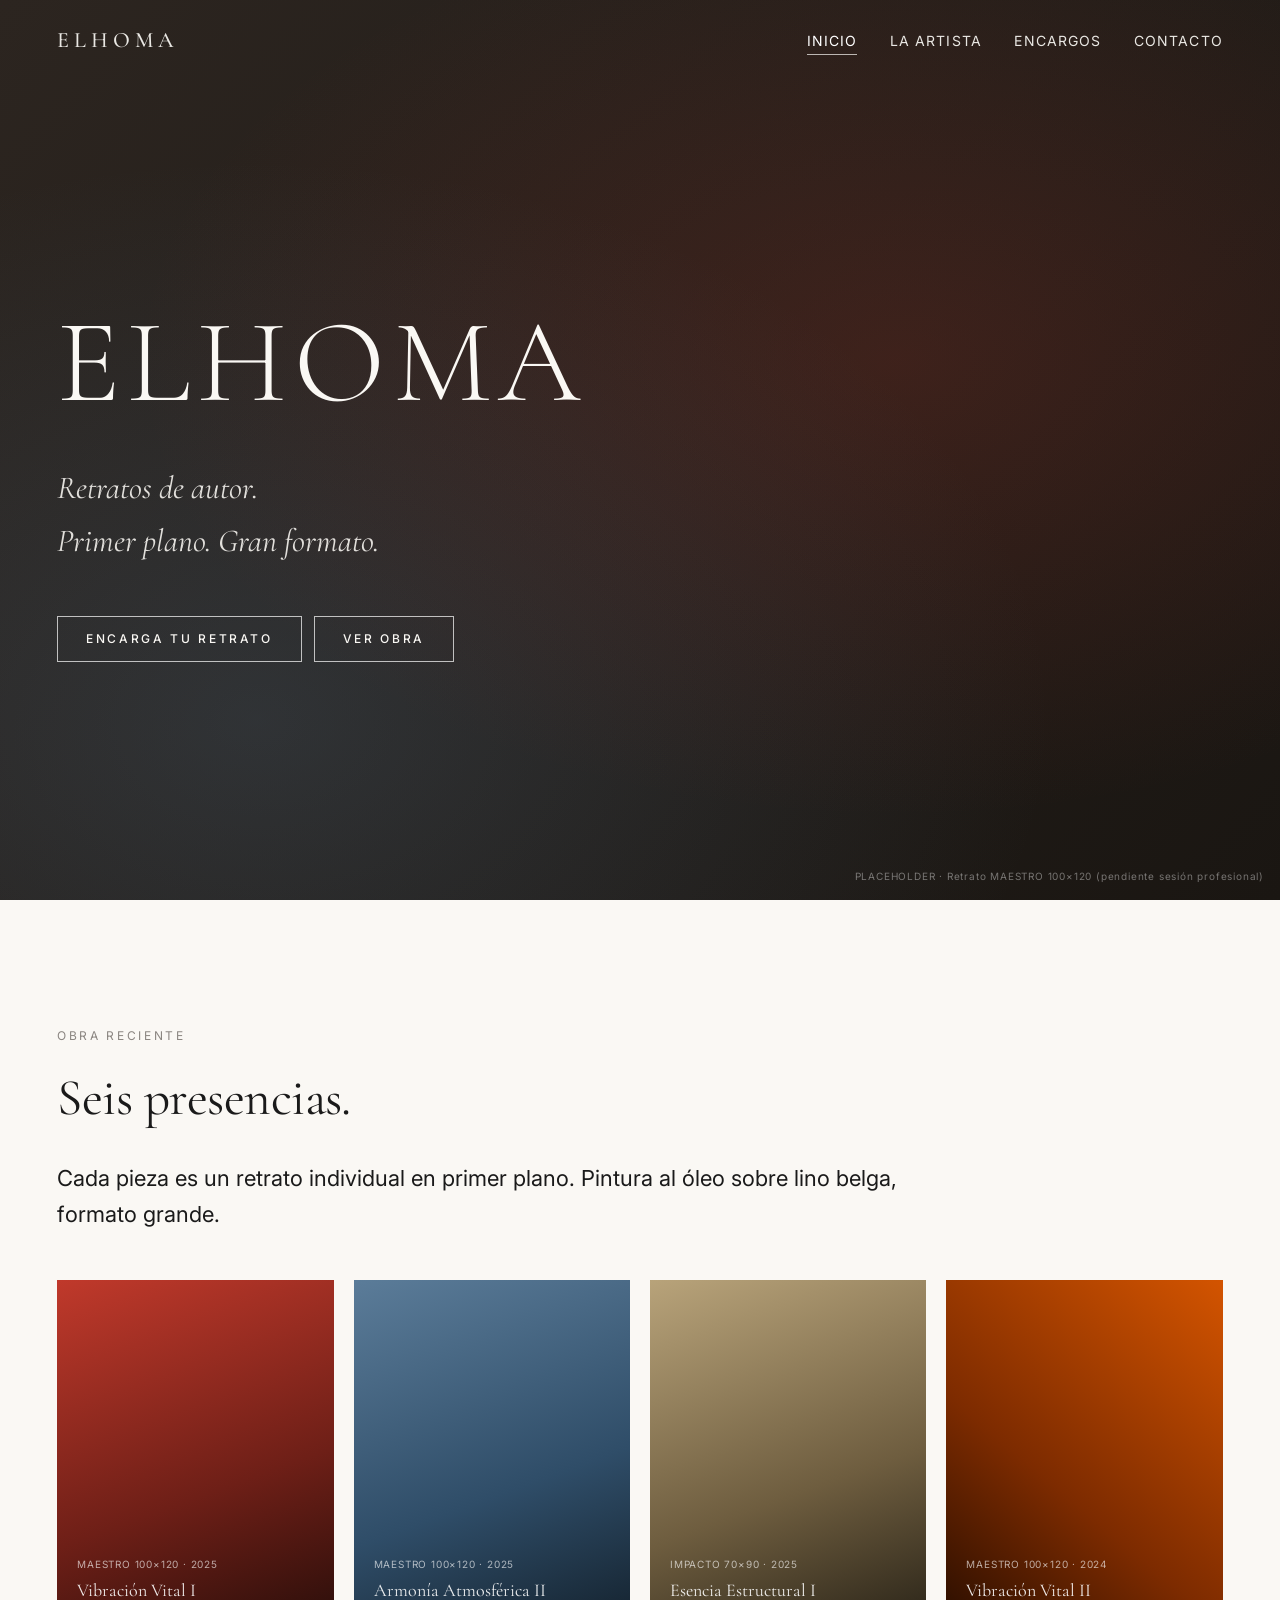
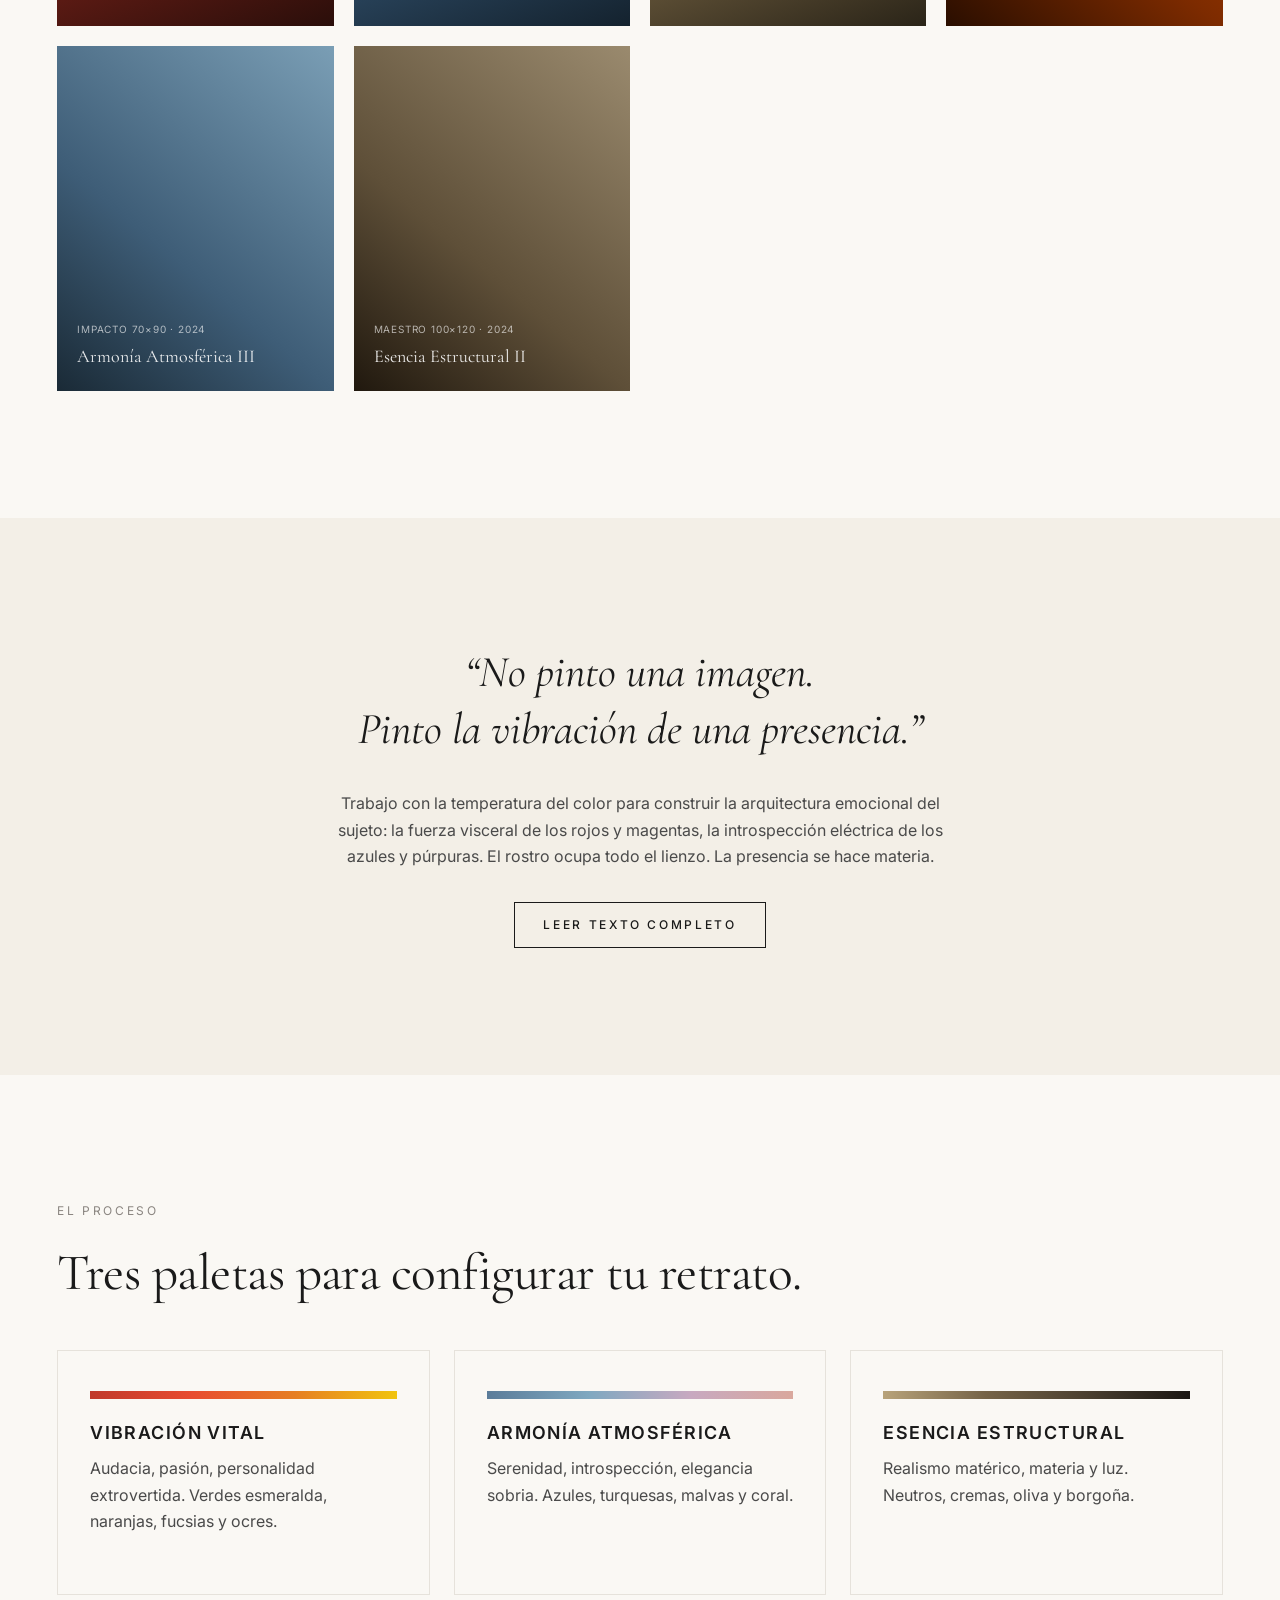
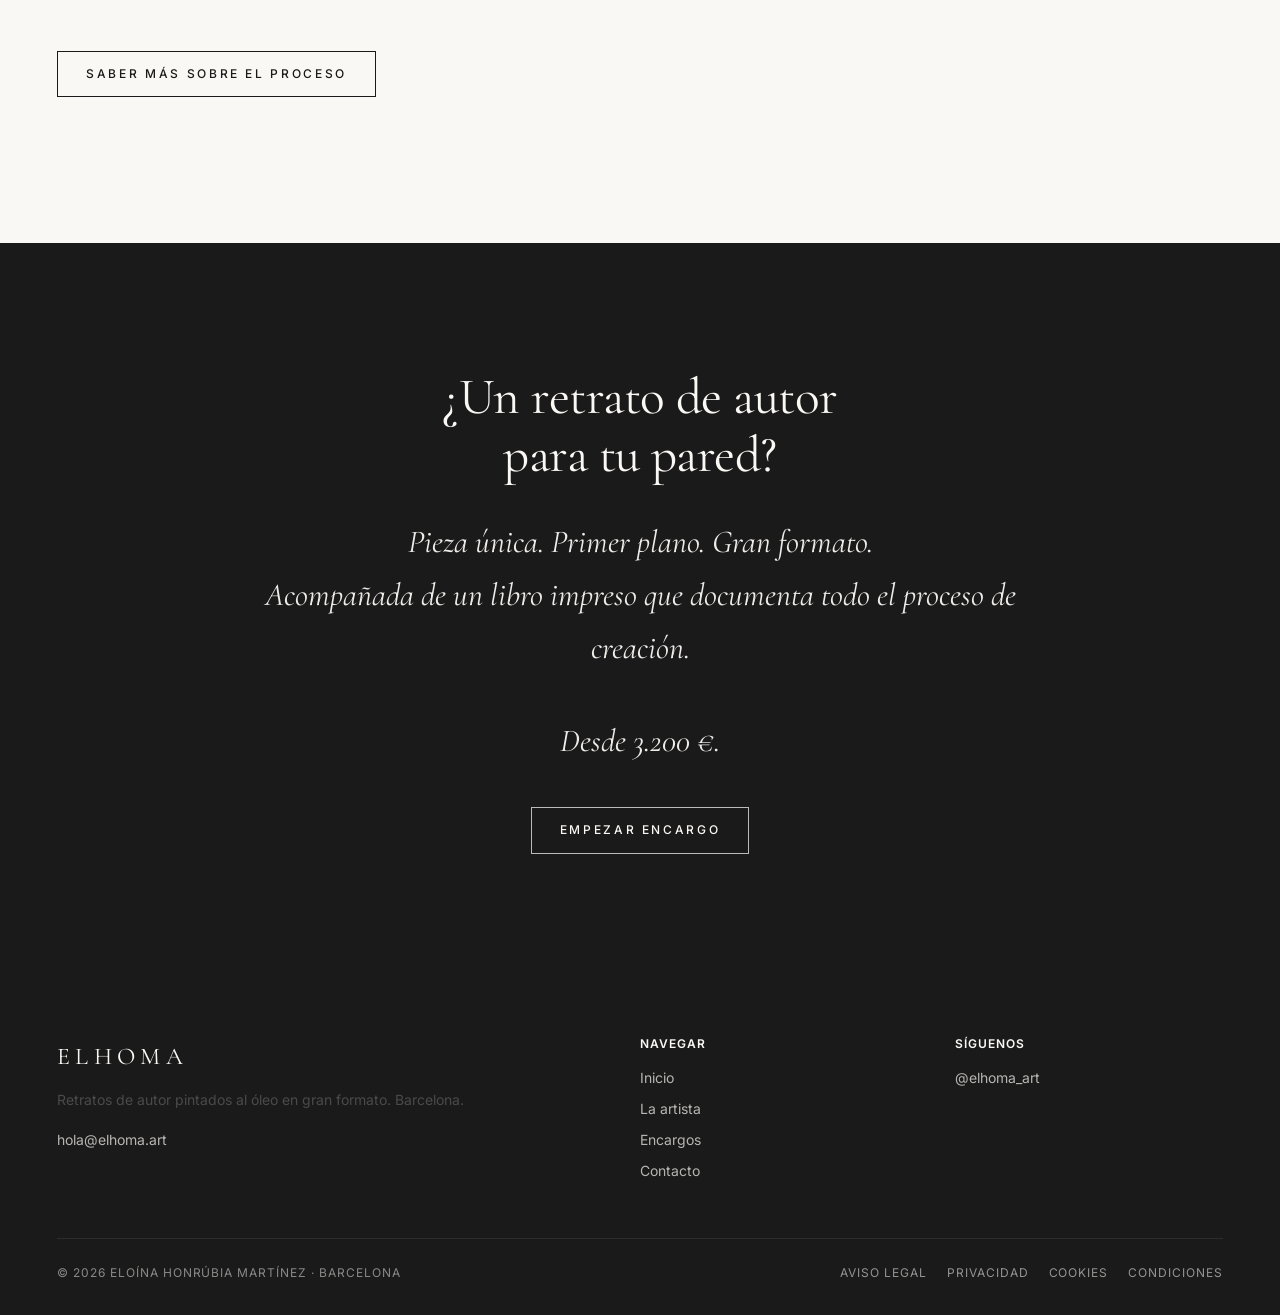
<file: index.html>
<!DOCTYPE html>
<html lang="es">
<head>
<meta charset="UTF-8" />
<meta name="viewport" content="width=device-width, initial-scale=1" />
<title>ELHOMA · Retratos de autor en gran formato</title>
<meta name="description" content="Retratos pintados al óleo en gran formato, primer plano. Pieza única firmada acompañada de libro de proceso en caja elegante. Desde 3.200 €." />
<meta name="author" content="Eloína Honrúbia Martínez (ELHOMA)" />
<meta name="theme-color" content="#1a1a1a" />
<meta name="robots" content="index, follow, max-image-preview:large" />

<link rel="canonical" href="https://elhoma.art/" />

<link rel="icon" href="/favicon.ico" sizes="any" />
<link rel="icon" type="image/png" sizes="32x32" href="/assets/favicon-32.png" />
<link rel="apple-touch-icon" sizes="180x180" href="/assets/apple-touch-icon.png" />
<link rel="manifest" href="/assets/site.webmanifest" />

<meta property="og:type" content="website" />
<meta property="og:site_name" content="ELHOMA" />
<meta property="og:locale" content="es_ES" />
<meta property="og:title" content="ELHOMA · Retratos de autor en gran formato" />
<meta property="og:description" content="Retratos pintados al óleo en gran formato. Pieza única firmada con libro de proceso. Desde 3.200 €." />
<meta property="og:url" content="https://elhoma.art/" />
<meta property="og:image" content="https://elhoma.art/assets/og-image.png" />
<meta property="og:image:width" content="1200" />
<meta property="og:image:height" content="630" />
<meta property="og:image:alt" content="ELHOMA — Retratos de autor en gran formato" />

<meta name="twitter:card" content="summary_large_image" />
<meta name="twitter:title" content="ELHOMA · Retratos de autor en gran formato" />
<meta name="twitter:description" content="Retratos pintados al óleo en gran formato. Pieza única firmada con libro de proceso. Desde 3.200 €." />
<meta name="twitter:image" content="https://elhoma.art/assets/og-image.png" />

<link rel="preconnect" href="https://fonts.googleapis.com" />
<link rel="preconnect" href="https://fonts.gstatic.com" crossorigin />
<link href="https://fonts.googleapis.com/css2?family=Cormorant+Garamond:ital,wght@0,300;0,400;0,500;1,400&family=Inter:wght@300;400;500;600&display=swap" rel="stylesheet" />
<link rel="stylesheet" href="assets/style.css" />

<script type="application/ld+json">
{
  "@context": "https://schema.org",
  "@type": "VisualArtist",
  "@id": "https://elhoma.art/#artist",
  "name": "ELHOMA",
  "alternateName": "Eloína Honrúbia Martínez",
  "url": "https://elhoma.art/",
  "image": "https://elhoma.art/assets/og-image.png",
  "sameAs": ["https://www.instagram.com/elhoma_art/"],
  "jobTitle": "Retratista contemporánea",
  "knowsAbout": ["Retrato al óleo", "Pintura figurativa contemporánea", "Retrato por encargo"],
  "address": {
    "@type": "PostalAddress",
    "addressLocality": "Barcelona",
    "addressCountry": "ES"
  },
  "makesOffer": {
    "@type": "Offer",
    "name": "Retrato pintado al óleo por encargo",
    "priceCurrency": "EUR",
    "price": "3200",
    "priceSpecification": {
      "@type": "PriceSpecification",
      "minPrice": "3200",
      "priceCurrency": "EUR"
    },
    "availability": "https://schema.org/InStock"
  }
}
</script>
<script type="application/ld+json">
{
  "@context": "https://schema.org",
  "@type": "WebSite",
  "url": "https://elhoma.art/",
  "name": "ELHOMA",
  "description": "Retratos pintados al óleo en gran formato",
  "inLanguage": "es-ES"
}
</script>
</head>
<body class="has-dark-hero">

<header class="site-header">
  <nav class="nav" aria-label="Navegación principal">
    <a href="index.html" class="nav-brand">ELHOMA</a>
    <button class="nav-toggle" aria-label="Abrir menú" aria-expanded="false" aria-controls="menu">☰</button>
  </nav>
  <ul class="nav-links" id="menu">
    <li><a href="index.html" aria-current="page">Inicio</a></li>
    <li><a href="artista.html">La artista</a></li>
    <li><a href="encargos.html">Encargos</a></li>
    <li><a href="contacto.html">Contacto</a></li>
  </ul>
</header>

<main>

<section class="hero">
  <div class="hero-bg"></div>
  <div class="hero-content">
    <h1>ELHOMA</h1>
    <p class="hero-tagline">Retratos de autor.<br />Primer plano. Gran formato.</p>
    <div class="hero-cta">
      <a href="contacto.html" class="btn btn-light">Encarga tu retrato</a>
      <a href="#galeria" class="btn btn-light">Ver obra</a>
    </div>
  </div>
</section>

<section id="galeria">
  <div class="container">
    <p class="eyebrow">Obra reciente</p>
    <h2>Seis presencias.</h2>
    <p class="lead">Cada pieza es un retrato individual en primer plano. Pintura al óleo sobre lino belga, formato grande.</p>

    <div class="gallery">
      <div class="gallery-item"><div class="ph ph-vital"><div class="ph-meta">Maestro 100×120 · 2025</div><div class="ph-title">Vibración Vital I</div></div></div>
      <div class="gallery-item"><div class="ph ph-atmos"><div class="ph-meta">Maestro 100×120 · 2025</div><div class="ph-title">Armonía Atmosférica II</div></div></div>
      <div class="gallery-item"><div class="ph ph-estruct"><div class="ph-meta">Impacto 70×90 · 2025</div><div class="ph-title">Esencia Estructural I</div></div></div>
      <div class="gallery-item"><div class="ph ph-vital-2"><div class="ph-meta">Maestro 100×120 · 2024</div><div class="ph-title">Vibración Vital II</div></div></div>
      <div class="gallery-item"><div class="ph ph-atmos-2"><div class="ph-meta">Impacto 70×90 · 2024</div><div class="ph-title">Armonía Atmosférica III</div></div></div>
      <div class="gallery-item"><div class="ph ph-estruct-2"><div class="ph-meta">Maestro 100×120 · 2024</div><div class="ph-title">Esencia Estructural II</div></div></div>
    </div>
  </div>
</section>

<section class="manifesto">
  <div class="container">
    <blockquote>
      “No pinto una imagen.<br />Pinto la vibración de una presencia.”
    </blockquote>
    <p>Trabajo con la temperatura del color para construir la arquitectura emocional del sujeto: la fuerza visceral de los rojos y magentas, la introspección eléctrica de los azules y púrpuras. El rostro ocupa todo el lienzo. La presencia se hace materia.</p>
    <p class="mt-lg"><a href="artista.html" class="btn">Leer texto completo</a></p>
  </div>
</section>

<section>
  <div class="container">
    <p class="eyebrow">El proceso</p>
    <h2>Tres paletas para configurar tu retrato.</h2>
    <div class="palettes">
      <div class="palette">
        <div class="palette-swatch vital"></div>
        <h4>Vibración Vital</h4>
        <p>Audacia, pasión, personalidad extrovertida. Verdes esmeralda, naranjas, fucsias y ocres.</p>
      </div>
      <div class="palette">
        <div class="palette-swatch atmos"></div>
        <h4>Armonía Atmosférica</h4>
        <p>Serenidad, introspección, elegancia sobria. Azules, turquesas, malvas y coral.</p>
      </div>
      <div class="palette">
        <div class="palette-swatch estruct"></div>
        <h4>Esencia Estructural</h4>
        <p>Realismo matérico, materia y luz. Neutros, cremas, oliva y borgoña.</p>
      </div>
    </div>
    <p class="mt-xl"><a href="encargos.html" class="btn">Saber más sobre el proceso</a></p>
  </div>
</section>

<section class="cta-final">
  <div class="container">
    <h2>¿Un retrato de autor<br />para tu pared?</h2>
    <p class="price">Pieza única. Primer plano. Gran formato.<br />Acompañada de un libro impreso que documenta todo el proceso de creación.</p>
    <p class="price">Desde 3.200&nbsp;€.</p>
    <a href="contacto.html" class="btn btn-light">Empezar encargo</a>
  </div>
</section>

</main>

<footer class="footer">
  <div class="footer-grid">
    <div>
      <div class="footer-brand">ELHOMA</div>
      <p>Retratos de autor pintados al óleo en gran formato. Barcelona.</p>
      <p class="mt-sm"><a href="mailto:hola@elhoma.art">hola@elhoma.art</a></p>
    </div>
    <div>
      <h4>Navegar</h4>
      <ul>
        <li><a href="index.html">Inicio</a></li>
        <li><a href="artista.html">La artista</a></li>
        <li><a href="encargos.html">Encargos</a></li>
        <li><a href="contacto.html">Contacto</a></li>
      </ul>
    </div>
    <div>
      <h4>Síguenos</h4>
      <ul>
        <li><a href="https://www.instagram.com/elhoma_art/" target="_blank" rel="noopener">@elhoma_art</a></li>
      </ul>
    </div>
  </div>
  <div class="footer-bottom">
    <span>© 2026 Eloína Honrúbia Martínez · Barcelona</span>
    <div class="footer-legal">
      <a href="aviso-legal.html">Aviso legal</a>
      <a href="privacidad.html">Privacidad</a>
      <a href="cookies.html">Cookies</a>
      <a href="condiciones.html">Condiciones</a>
    </div>
  </div>
</footer>

<script src="assets/script.js"></script>
</body>
</html>
</file>
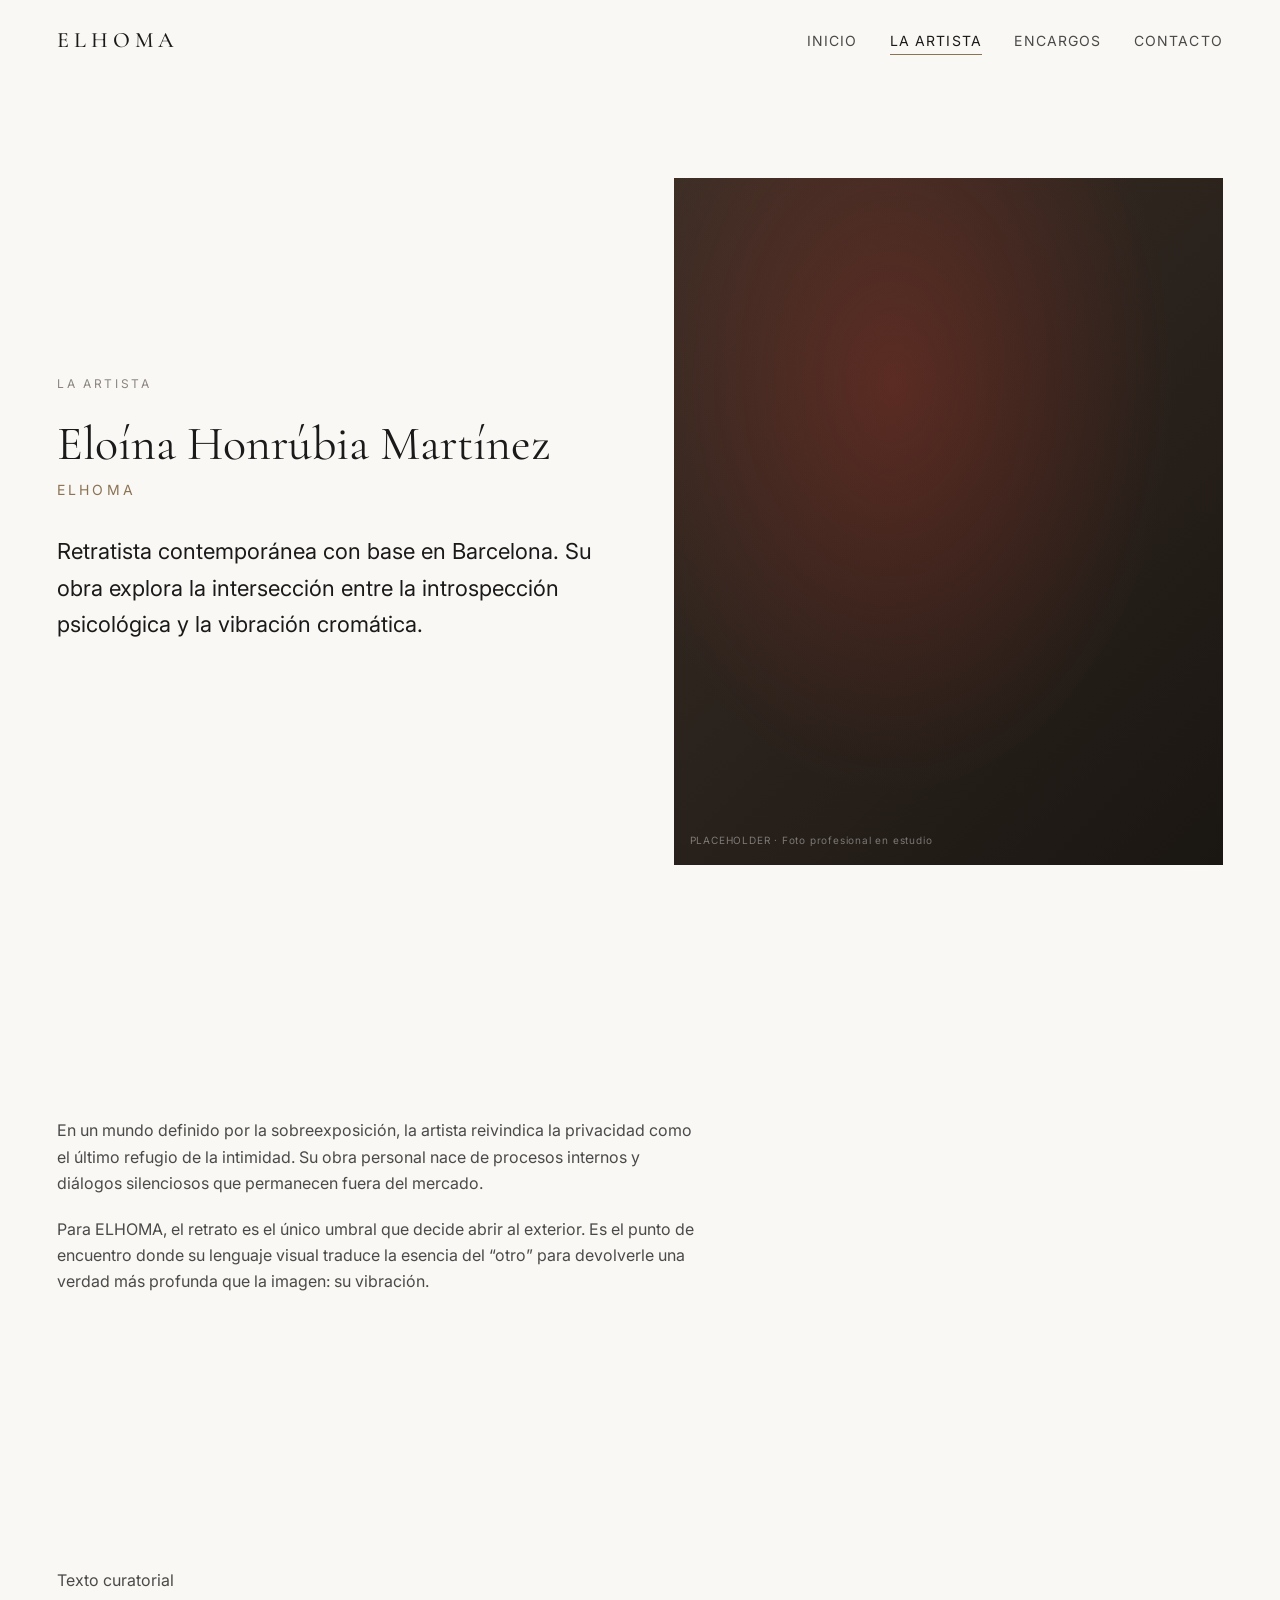
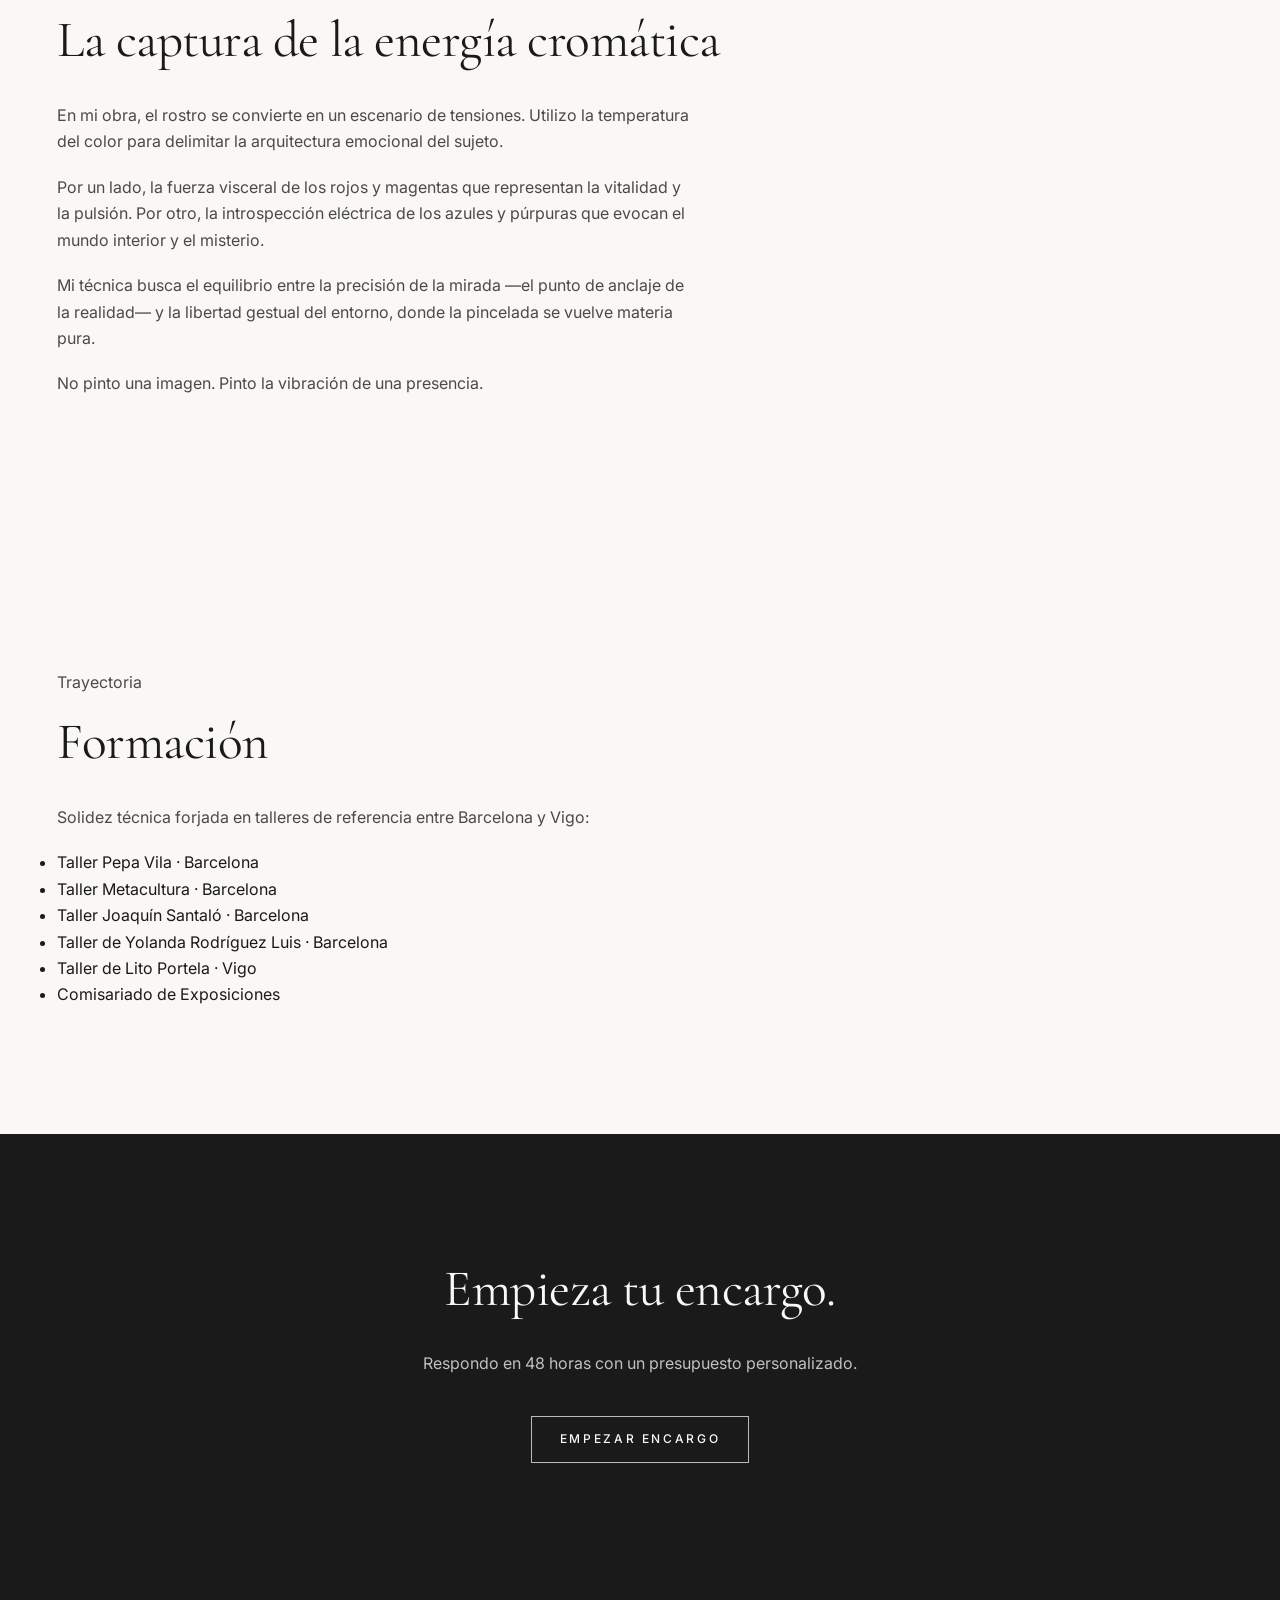
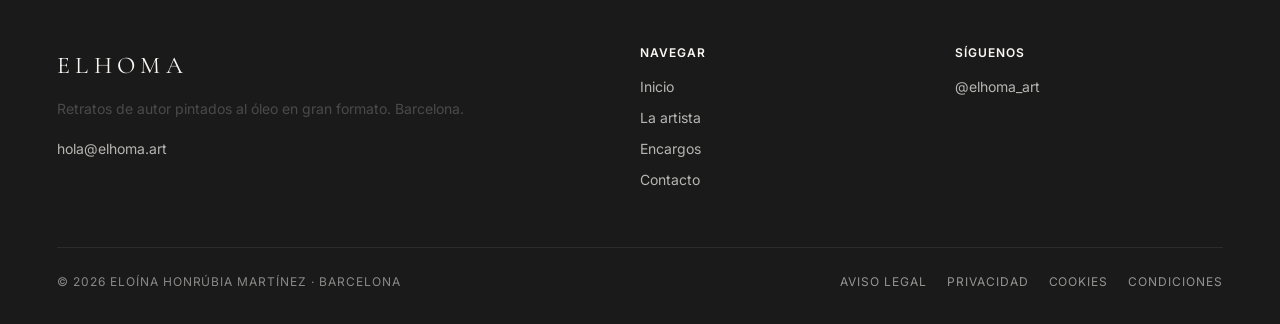
<file: artista.html>
<!DOCTYPE html>
<html lang="es">
<head>
<meta charset="UTF-8" />
<meta name="viewport" content="width=device-width, initial-scale=1" />
<title>Sobre la artista · ELHOMA</title>
<meta name="description" content="ELHOMA, retratista contemporánea con base en Barcelona. Formación en talleres de referencia. Obra que une introspección psicológica y vibración cromática." />
<meta name="author" content="Eloína Honrúbia Martínez (ELHOMA)" />
<meta name="theme-color" content="#faf8f4" />
<meta name="robots" content="index, follow, max-image-preview:large" />

<link rel="canonical" href="https://elhoma.art/artista.html" />

<link rel="icon" href="/favicon.ico" sizes="any" />
<link rel="icon" type="image/png" sizes="32x32" href="/assets/favicon-32.png" />
<link rel="apple-touch-icon" sizes="180x180" href="/assets/apple-touch-icon.png" />
<link rel="manifest" href="/assets/site.webmanifest" />

<meta property="og:type" content="profile" />
<meta property="og:site_name" content="ELHOMA" />
<meta property="og:locale" content="es_ES" />
<meta property="og:title" content="Sobre la artista · ELHOMA" />
<meta property="og:description" content="ELHOMA, retratista contemporánea con base en Barcelona. Obra que une introspección psicológica y vibración cromática." />
<meta property="og:url" content="https://elhoma.art/artista.html" />
<meta property="og:image" content="https://elhoma.art/assets/og-image.png" />
<meta property="og:image:width" content="1200" />
<meta property="og:image:height" content="630" />
<meta property="profile:first_name" content="Eloína" />
<meta property="profile:last_name" content="Honrúbia Martínez" />
<meta property="profile:username" content="elhoma_art" />

<meta name="twitter:card" content="summary_large_image" />
<meta name="twitter:title" content="Sobre la artista · ELHOMA" />
<meta name="twitter:description" content="Retratista contemporánea con base en Barcelona. Vibración cromática y arquitectura emocional." />
<meta name="twitter:image" content="https://elhoma.art/assets/og-image.png" />

<link rel="preconnect" href="https://fonts.googleapis.com" />
<link rel="preconnect" href="https://fonts.gstatic.com" crossorigin />
<link href="https://fonts.googleapis.com/css2?family=Cormorant+Garamond:ital,wght@0,300;0,400;0,500;1,400&family=Inter:wght@300;400;500;600&display=swap" rel="stylesheet" />
<link rel="stylesheet" href="assets/style.css" />

<script type="application/ld+json">
{
  "@context": "https://schema.org",
  "@type": "AboutPage",
  "url": "https://elhoma.art/artista.html",
  "name": "Sobre la artista",
  "mainEntity": { "@id": "https://elhoma.art/#artist" }
}
</script>
</head>
<body>

<header class="site-header">
  <nav class="nav" aria-label="Navegación principal">
    <a href="index.html" class="nav-brand">ELHOMA</a>
    <button class="nav-toggle" aria-label="Abrir menú" aria-expanded="false" aria-controls="menu">☰</button>
  </nav>
  <ul class="nav-links" id="menu">
    <li><a href="index.html">Inicio</a></li>
    <li><a href="artista.html" aria-current="page">La artista</a></li>
    <li><a href="encargos.html">Encargos</a></li>
    <li><a href="contacto.html">Contacto</a></li>
  </ul>
</header>

<main>

<section class="artist-hero">
  <div>
    <p class="eyebrow">La artista</p>
    <div class="artist-name">Eloína Honrúbia Martínez</div>
    <div class="artist-handle">ELHOMA</div>
    <p class="lead">Retratista contemporánea con base en Barcelona. Su obra explora la intersección entre la introspección psicológica y la vibración cromática.</p>
  </div>
  <div class="artist-portrait"></div>
</section>

<section class=”tight”>
  <div class=”container narrow”>
    <p>En un mundo definido por la sobreexposición, la artista reivindica la privacidad como el último refugio de la intimidad. Su obra personal nace de procesos internos y diálogos silenciosos que permanecen fuera del mercado.</p>
    <p>Para ELHOMA, el retrato es el único umbral que decide abrir al exterior. Es el punto de encuentro donde su lenguaje visual traduce la esencia del “otro” para devolverle una verdad más profunda que la imagen: su vibración.</p>
  </div>
</section>

<section class=”manifesto”>
  <div class=”container medium center”>
    <p class=”eyebrow”>Texto curatorial</p>
    <h2>La captura de la energía cromática</h2>
    <div class=”curatorial”>
      <p>En mi obra, el rostro se convierte en un escenario de tensiones. Utilizo la temperatura del color para delimitar la arquitectura emocional del sujeto.</p>
      <p>Por un lado, la fuerza visceral de los rojos y magentas que representan la vitalidad y la pulsión. Por otro, la introspección eléctrica de los azules y púrpuras que evocan el mundo interior y el misterio.</p>
      <p>Mi técnica busca el equilibrio entre la precisión de la mirada —el punto de anclaje de la realidad— y la libertad gestual del entorno, donde la pincelada se vuelve materia pura.</p>
      <p class=”pull-quote”>No pinto una imagen. Pinto la vibración de una presencia.</p>
    </div>
  </div>
</section>

<section>
  <div class=”container narrow”>
    <p class=”eyebrow”>Trayectoria</p>
    <h2>Formación</h2>
    <p>Solidez técnica forjada en talleres de referencia entre Barcelona y Vigo:</p>
    <ul class=”clean mt-md”>
      <li>Taller Pepa Vila · Barcelona</li>
      <li>Taller Metacultura · Barcelona</li>
      <li>Taller Joaquín Santaló · Barcelona</li>
      <li>Taller de Yolanda Rodríguez Luis · Barcelona</li>
      <li>Taller de Lito Portela · Vigo</li>
      <li>Comisariado de Exposiciones</li>
    </ul>
  </div>
</section>

<section class="cta-final">
  <div class="container">
    <h2>Empieza tu encargo.</h2>
    <p>Respondo en 48 horas con un presupuesto personalizado.</p>
    <a href="contacto.html" class="btn btn-light">Empezar encargo</a>
  </div>
</section>

</main>

<footer class="footer">
  <div class="footer-grid">
    <div>
      <div class="footer-brand">ELHOMA</div>
      <p>Retratos de autor pintados al óleo en gran formato. Barcelona.</p>
      <p class="mt-sm"><a href="mailto:hola@elhoma.art">hola@elhoma.art</a></p>
    </div>
    <div>
      <h4>Navegar</h4>
      <ul>
        <li><a href="index.html">Inicio</a></li>
        <li><a href="artista.html">La artista</a></li>
        <li><a href="encargos.html">Encargos</a></li>
        <li><a href="contacto.html">Contacto</a></li>
      </ul>
    </div>
    <div>
      <h4>Síguenos</h4>
      <ul>
        <li><a href="https://www.instagram.com/elhoma_art/" target="_blank" rel="noopener">@elhoma_art</a></li>
      </ul>
    </div>
  </div>
  <div class="footer-bottom">
    <span>© 2026 Eloína Honrúbia Martínez · Barcelona</span>
    <div class="footer-legal">
      <a href="aviso-legal.html">Aviso legal</a>
      <a href="privacidad.html">Privacidad</a>
      <a href="cookies.html">Cookies</a>
      <a href="condiciones.html">Condiciones</a>
    </div>
  </div>
</footer>

<script src="assets/script.js"></script>
</body>
</html>
</file>
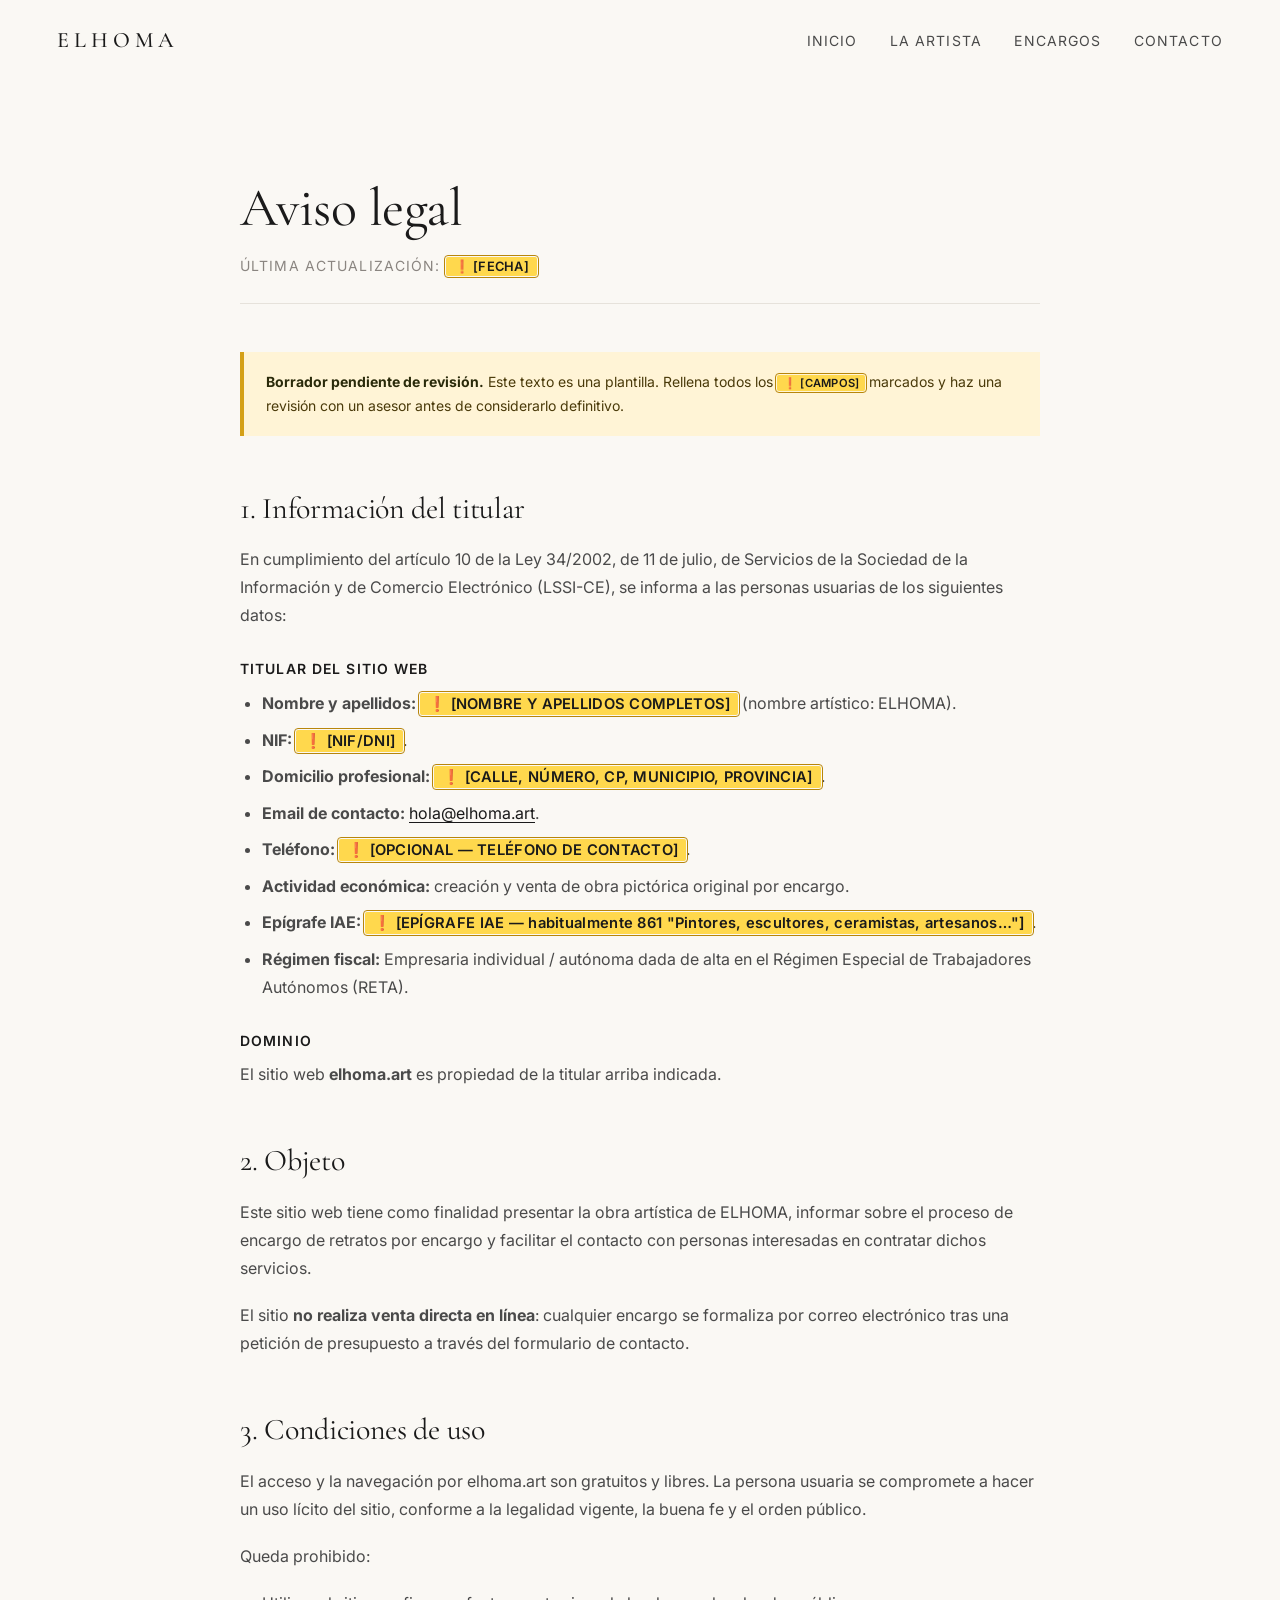
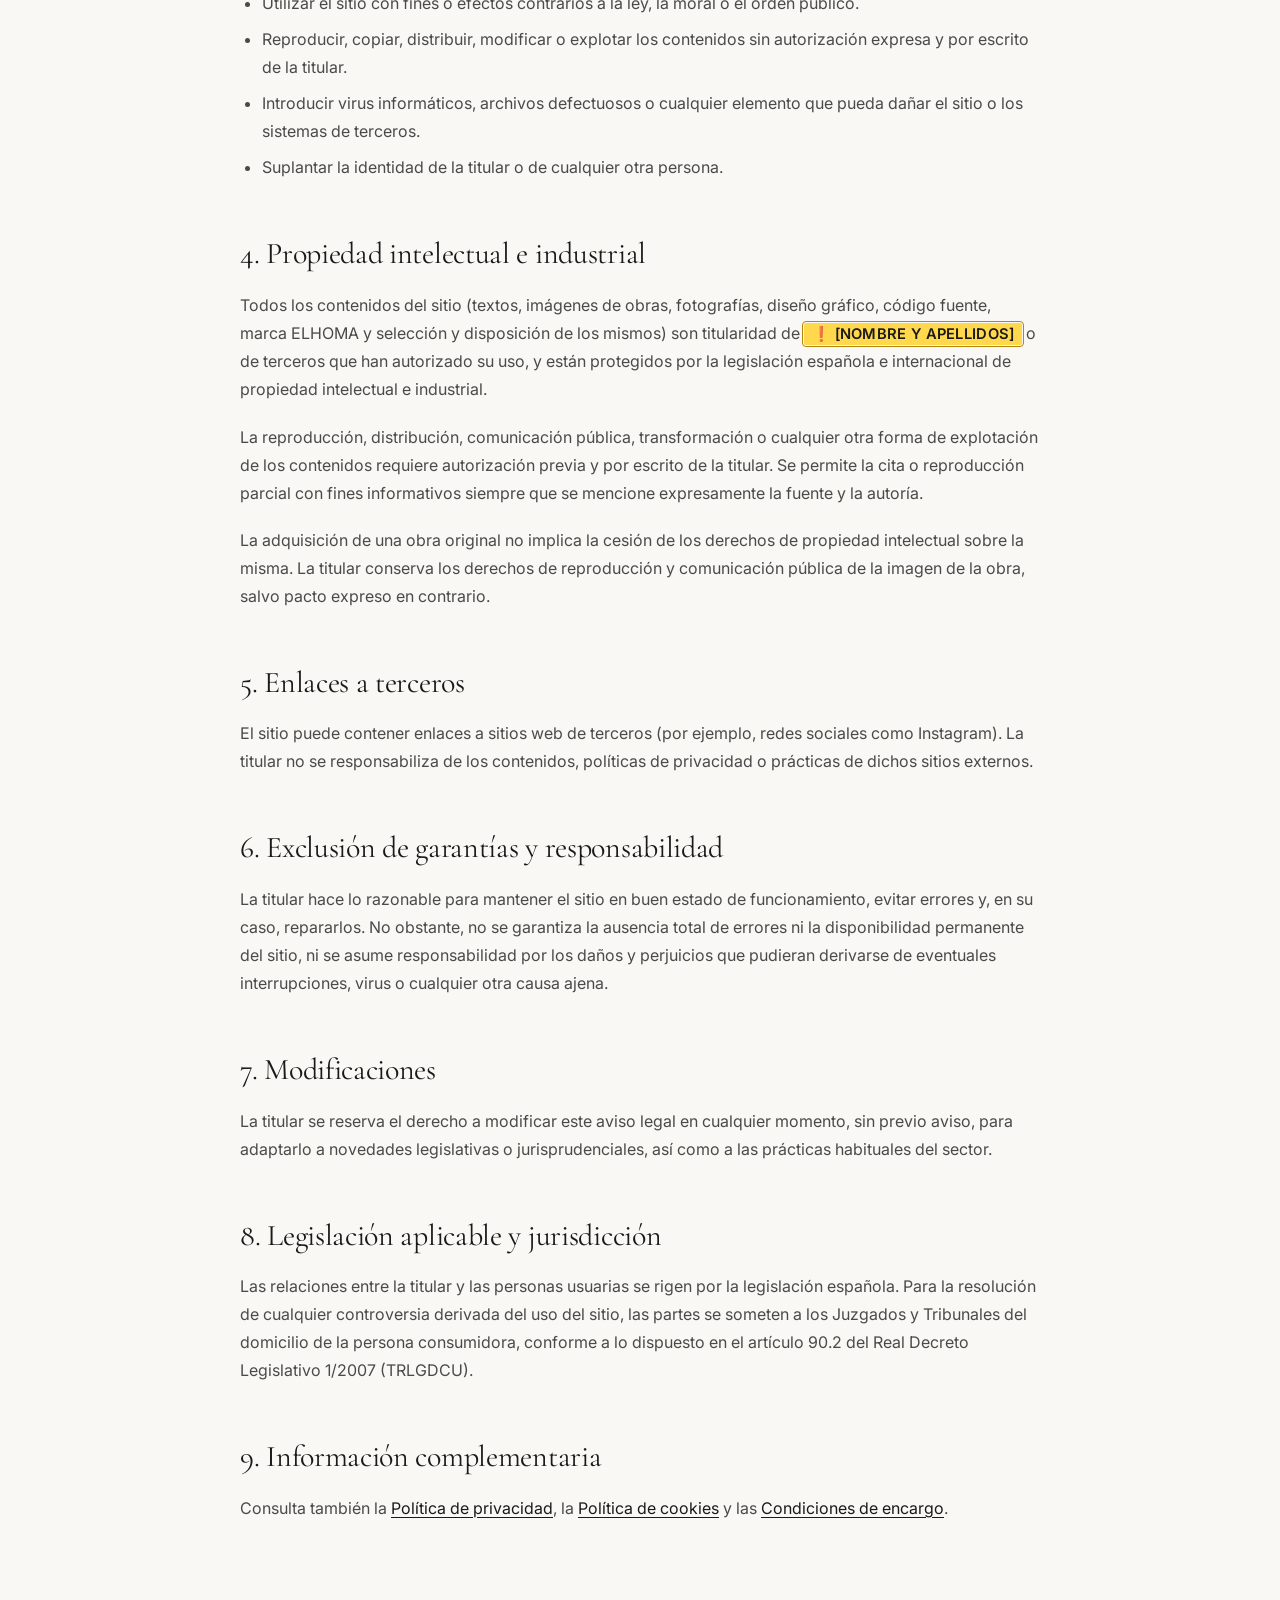
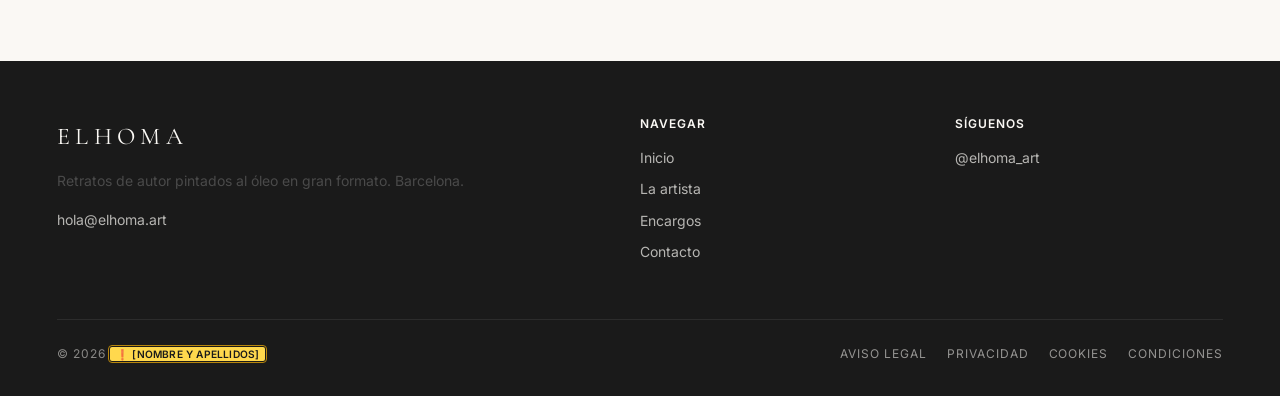
<file: aviso-legal.html>
<!DOCTYPE html>
<html lang="es">
<head>
<meta charset="UTF-8" />
<meta name="viewport" content="width=device-width, initial-scale=1" />
<title>Aviso legal · ELHOMA</title>
<meta name="description" content="Información legal de elhoma.art según la LSSI-CE." />
<meta name="robots" content="noindex" />
<meta name="theme-color" content="#faf8f4" />

<link rel="canonical" href="https://elhoma.art/aviso-legal.html" />
<link rel="icon" href="/favicon.ico" sizes="any" />
<link rel="icon" type="image/png" sizes="32x32" href="/assets/favicon-32.png" />
<link rel="apple-touch-icon" sizes="180x180" href="/assets/apple-touch-icon.png" />
<link rel="manifest" href="/assets/site.webmanifest" />

<link rel="preconnect" href="https://fonts.googleapis.com" />
<link rel="preconnect" href="https://fonts.gstatic.com" crossorigin />
<link href="https://fonts.googleapis.com/css2?family=Cormorant+Garamond:ital,wght@0,300;0,400;0,500;1,400&family=Inter:wght@300;400;500;600&display=swap" rel="stylesheet" />
<link rel="stylesheet" href="assets/style.css" />
</head>
<body>

<header class="site-header">
  <nav class="nav" aria-label="Navegación principal">
    <a href="index.html" class="nav-brand">ELHOMA</a>
    <button class="nav-toggle" aria-label="Abrir menú" aria-expanded="false" aria-controls="menu">☰</button>
  </nav>
  <ul class="nav-links" id="menu">
    <li><a href="index.html">Inicio</a></li>
    <li><a href="artista.html">La artista</a></li>
    <li><a href="encargos.html">Encargos</a></li>
    <li><a href="contacto.html">Contacto</a></li>
  </ul>
</header>

<main>
<section class="legal">
  <div class="container">

    <h1>Aviso legal</h1>
    <p class="updated">Última actualización: <mark class="ph">[FECHA]</mark></p>

    <div class="warning">
      <strong>Borrador pendiente de revisión.</strong> Este texto es una plantilla. Rellena todos los <mark class="ph xs">[CAMPOS]</mark> marcados y haz una revisión con un asesor antes de considerarlo definitivo.
    </div>

    <h2>1. Información del titular</h2>

    <p>En cumplimiento del artículo 10 de la Ley 34/2002, de 11 de julio, de Servicios de la Sociedad de la Información y de Comercio Electrónico (LSSI-CE), se informa a las personas usuarias de los siguientes datos:</p>

    <h3>Titular del sitio web</h3>
    <ul>
      <li><strong>Nombre y apellidos:</strong> <mark class="ph">[NOMBRE Y APELLIDOS COMPLETOS]</mark> (nombre artístico: ELHOMA).</li>
      <li><strong>NIF:</strong> <mark class="ph">[NIF/DNI]</mark>.</li>
      <li><strong>Domicilio profesional:</strong> <mark class="ph">[CALLE, NÚMERO, CP, MUNICIPIO, PROVINCIA]</mark>.</li>
      <li><strong>Email de contacto:</strong> <a href="mailto:hola@elhoma.art">hola@elhoma.art</a>.</li>
      <li><strong>Teléfono:</strong> <mark class="ph">[OPCIONAL — TELÉFONO DE CONTACTO]</mark>.</li>
      <li><strong>Actividad económica:</strong> creación y venta de obra pictórica original por encargo.</li>
      <li><strong>Epígrafe IAE:</strong> <mark class="ph">[EPÍGRAFE IAE — habitualmente 861 "Pintores, escultores, ceramistas, artesanos…"]</mark>.</li>
      <li><strong>Régimen fiscal:</strong> Empresaria individual / autónoma dada de alta en el Régimen Especial de Trabajadores Autónomos (RETA).</li>
    </ul>

    <h3>Dominio</h3>
    <p>El sitio web <strong>elhoma.art</strong> es propiedad de la titular arriba indicada.</p>

    <h2>2. Objeto</h2>

    <p>Este sitio web tiene como finalidad presentar la obra artística de ELHOMA, informar sobre el proceso de encargo de retratos por encargo y facilitar el contacto con personas interesadas en contratar dichos servicios.</p>

    <p>El sitio <strong>no realiza venta directa en línea</strong>: cualquier encargo se formaliza por correo electrónico tras una petición de presupuesto a través del formulario de contacto.</p>

    <h2>3. Condiciones de uso</h2>

    <p>El acceso y la navegación por elhoma.art son gratuitos y libres. La persona usuaria se compromete a hacer un uso lícito del sitio, conforme a la legalidad vigente, la buena fe y el orden público.</p>

    <p>Queda prohibido:</p>
    <ul>
      <li>Utilizar el sitio con fines o efectos contrarios a la ley, la moral o el orden público.</li>
      <li>Reproducir, copiar, distribuir, modificar o explotar los contenidos sin autorización expresa y por escrito de la titular.</li>
      <li>Introducir virus informáticos, archivos defectuosos o cualquier elemento que pueda dañar el sitio o los sistemas de terceros.</li>
      <li>Suplantar la identidad de la titular o de cualquier otra persona.</li>
    </ul>

    <h2>4. Propiedad intelectual e industrial</h2>

    <p>Todos los contenidos del sitio (textos, imágenes de obras, fotografías, diseño gráfico, código fuente, marca ELHOMA y selección y disposición de los mismos) son titularidad de <mark class="ph">[NOMBRE Y APELLIDOS]</mark> o de terceros que han autorizado su uso, y están protegidos por la legislación española e internacional de propiedad intelectual e industrial.</p>

    <p>La reproducción, distribución, comunicación pública, transformación o cualquier otra forma de explotación de los contenidos requiere autorización previa y por escrito de la titular. Se permite la cita o reproducción parcial con fines informativos siempre que se mencione expresamente la fuente y la autoría.</p>

    <p>La adquisición de una obra original no implica la cesión de los derechos de propiedad intelectual sobre la misma. La titular conserva los derechos de reproducción y comunicación pública de la imagen de la obra, salvo pacto expreso en contrario.</p>

    <h2>5. Enlaces a terceros</h2>

    <p>El sitio puede contener enlaces a sitios web de terceros (por ejemplo, redes sociales como Instagram). La titular no se responsabiliza de los contenidos, políticas de privacidad o prácticas de dichos sitios externos.</p>

    <h2>6. Exclusión de garantías y responsabilidad</h2>

    <p>La titular hace lo razonable para mantener el sitio en buen estado de funcionamiento, evitar errores y, en su caso, repararlos. No obstante, no se garantiza la ausencia total de errores ni la disponibilidad permanente del sitio, ni se asume responsabilidad por los daños y perjuicios que pudieran derivarse de eventuales interrupciones, virus o cualquier otra causa ajena.</p>

    <h2>7. Modificaciones</h2>

    <p>La titular se reserva el derecho a modificar este aviso legal en cualquier momento, sin previo aviso, para adaptarlo a novedades legislativas o jurisprudenciales, así como a las prácticas habituales del sector.</p>

    <h2>8. Legislación aplicable y jurisdicción</h2>

    <p>Las relaciones entre la titular y las personas usuarias se rigen por la legislación española. Para la resolución de cualquier controversia derivada del uso del sitio, las partes se someten a los Juzgados y Tribunales del domicilio de la persona consumidora, conforme a lo dispuesto en el artículo 90.2 del Real Decreto Legislativo 1/2007 (TRLGDCU).</p>

    <h2>9. Información complementaria</h2>

    <p>Consulta también la <a href="privacidad.html">Política de privacidad</a>, la <a href="cookies.html">Política de cookies</a> y las <a href="condiciones.html">Condiciones de encargo</a>.</p>

  </div>
</section>
</main>

<footer class="footer">
  <div class="footer-grid">
    <div>
      <div class="footer-brand">ELHOMA</div>
      <p>Retratos de autor pintados al óleo en gran formato. Barcelona.</p>
      <p class="mt-sm"><a href="mailto:hola@elhoma.art">hola@elhoma.art</a></p>
    </div>
    <div>
      <h4>Navegar</h4>
      <ul>
        <li><a href="index.html">Inicio</a></li>
        <li><a href="artista.html">La artista</a></li>
        <li><a href="encargos.html">Encargos</a></li>
        <li><a href="contacto.html">Contacto</a></li>
      </ul>
    </div>
    <div>
      <h4>Síguenos</h4>
      <ul>
        <li><a href="https://www.instagram.com/elhoma_art/" target="_blank" rel="noopener">@elhoma_art</a></li>
      </ul>
    </div>
  </div>
  <div class="footer-bottom">
    <span>© 2026 <mark class="ph sm">[NOMBRE Y APELLIDOS]</mark></span>
    <div class="footer-legal">
      <a href="aviso-legal.html">Aviso legal</a>
      <a href="privacidad.html">Privacidad</a>
      <a href="cookies.html">Cookies</a>
      <a href="condiciones.html">Condiciones</a>
    </div>
  </div>
</footer>

<script src="assets/script.js"></script>
</body>
</html>
</file>
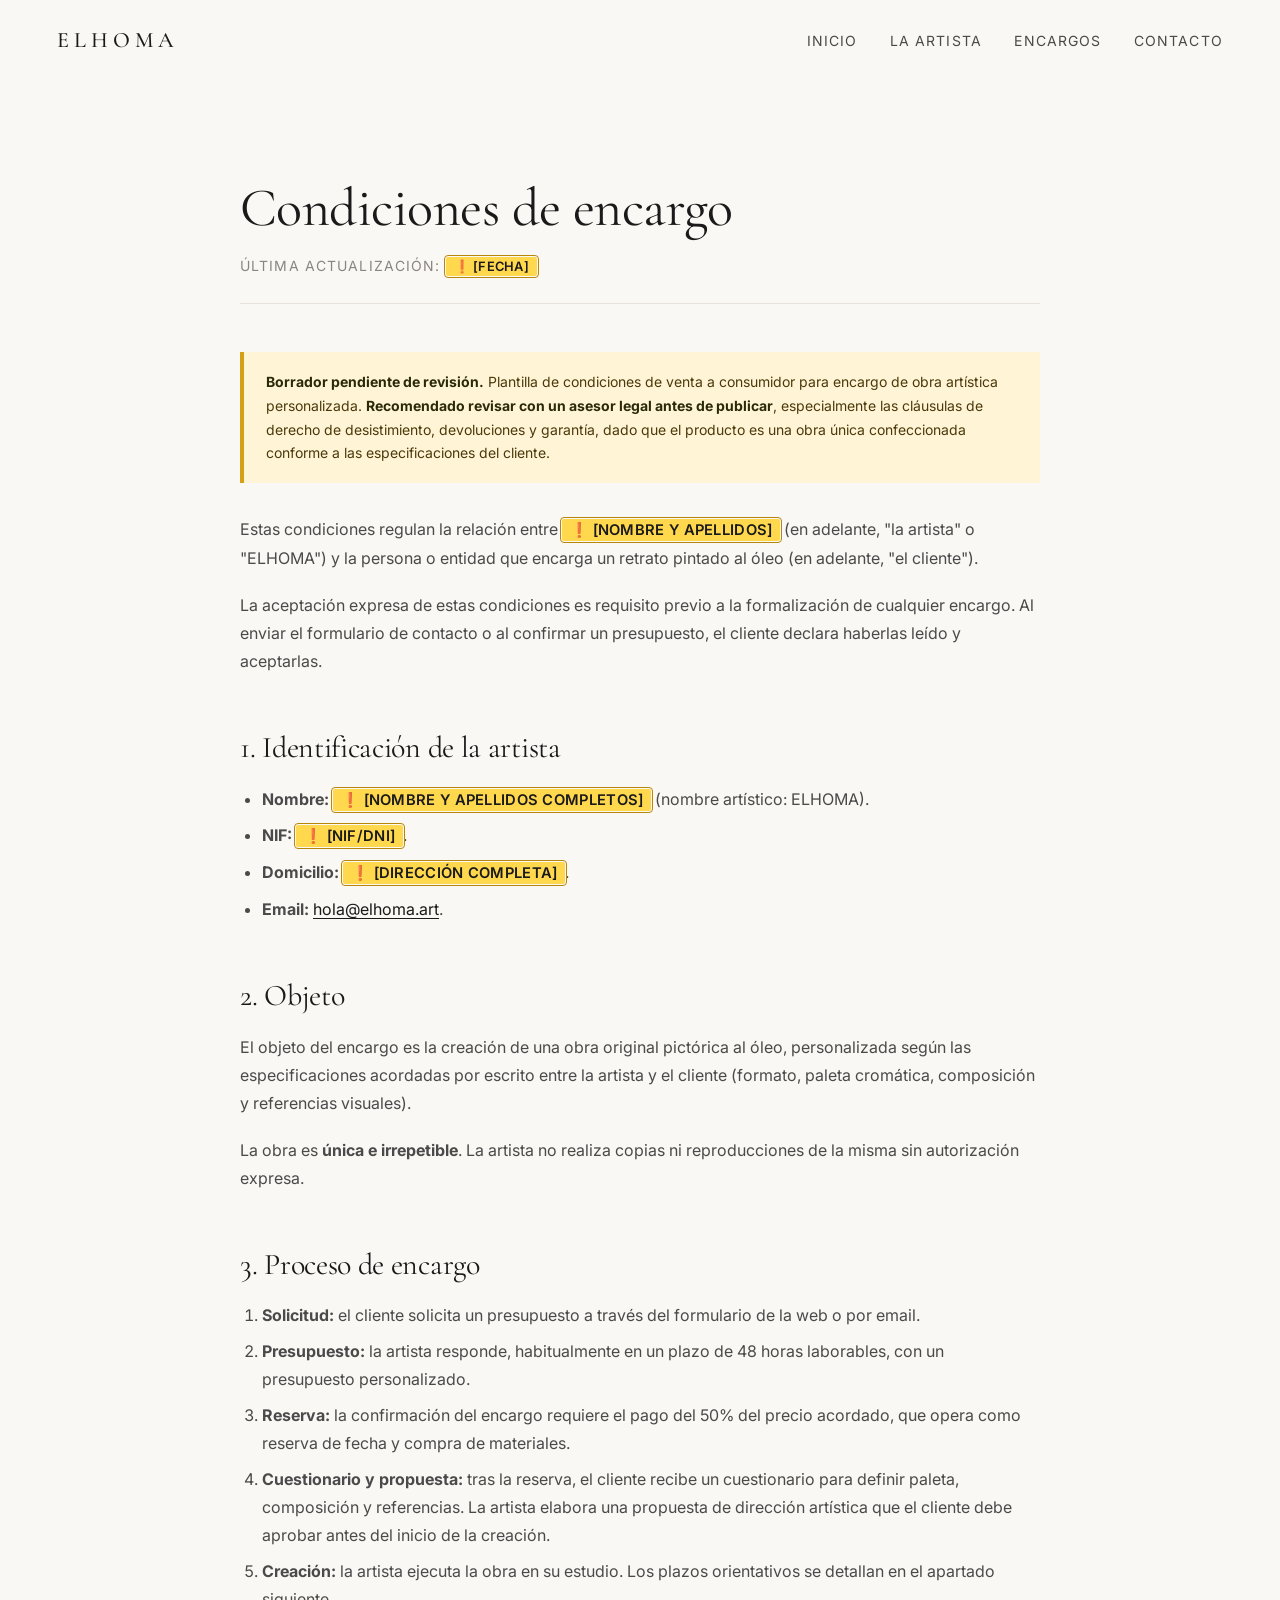
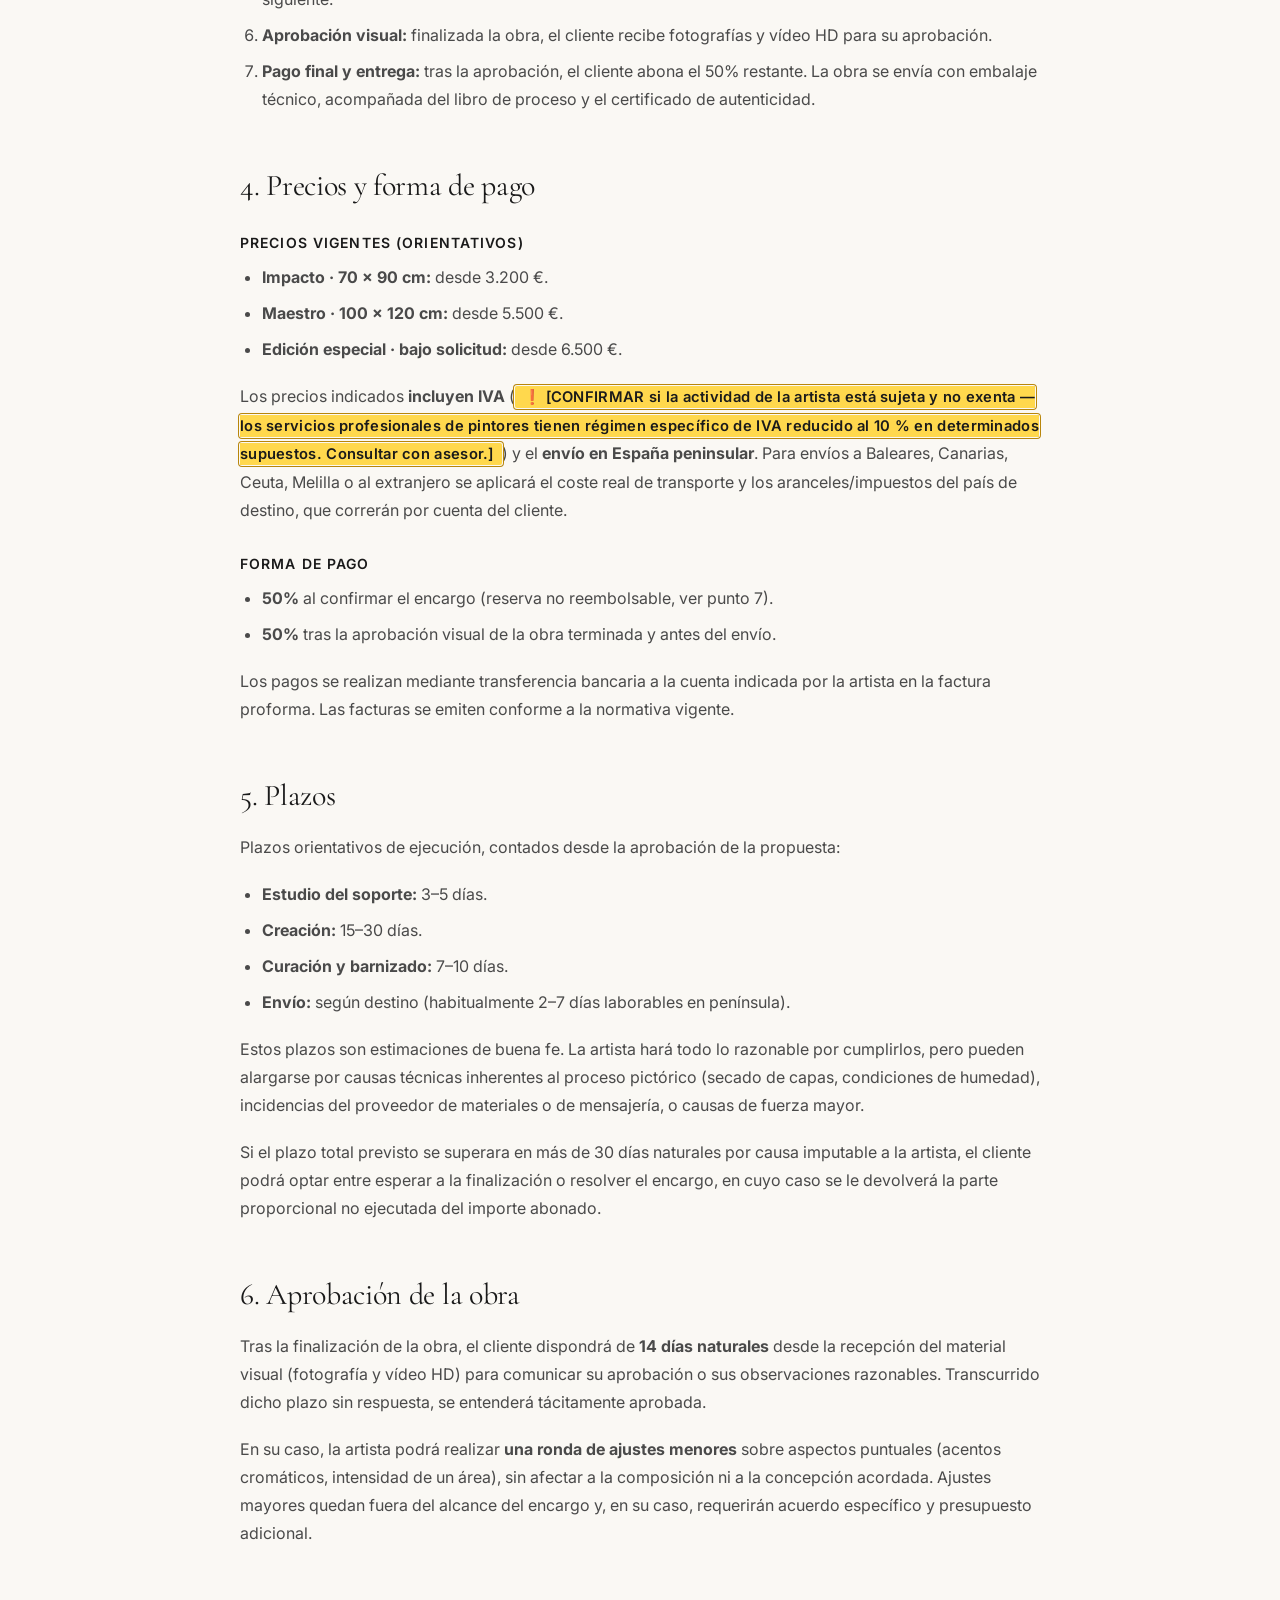
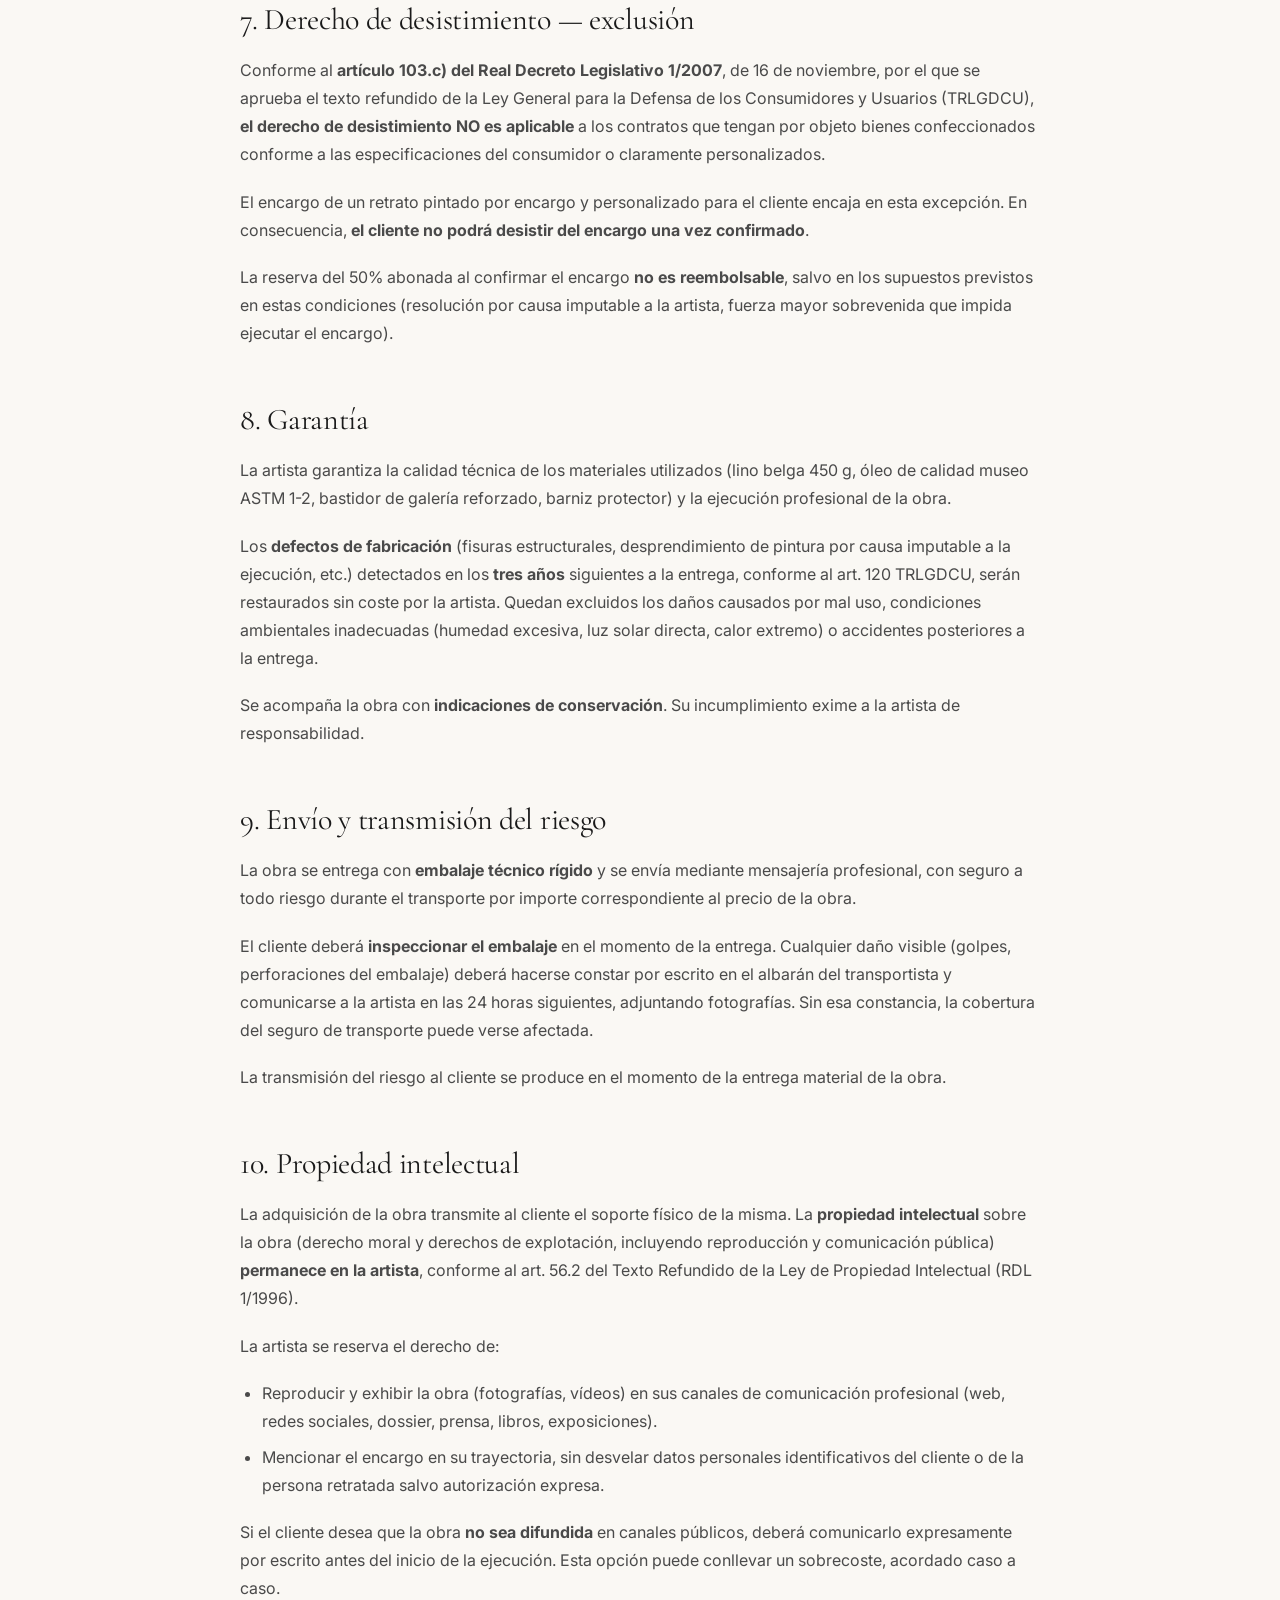
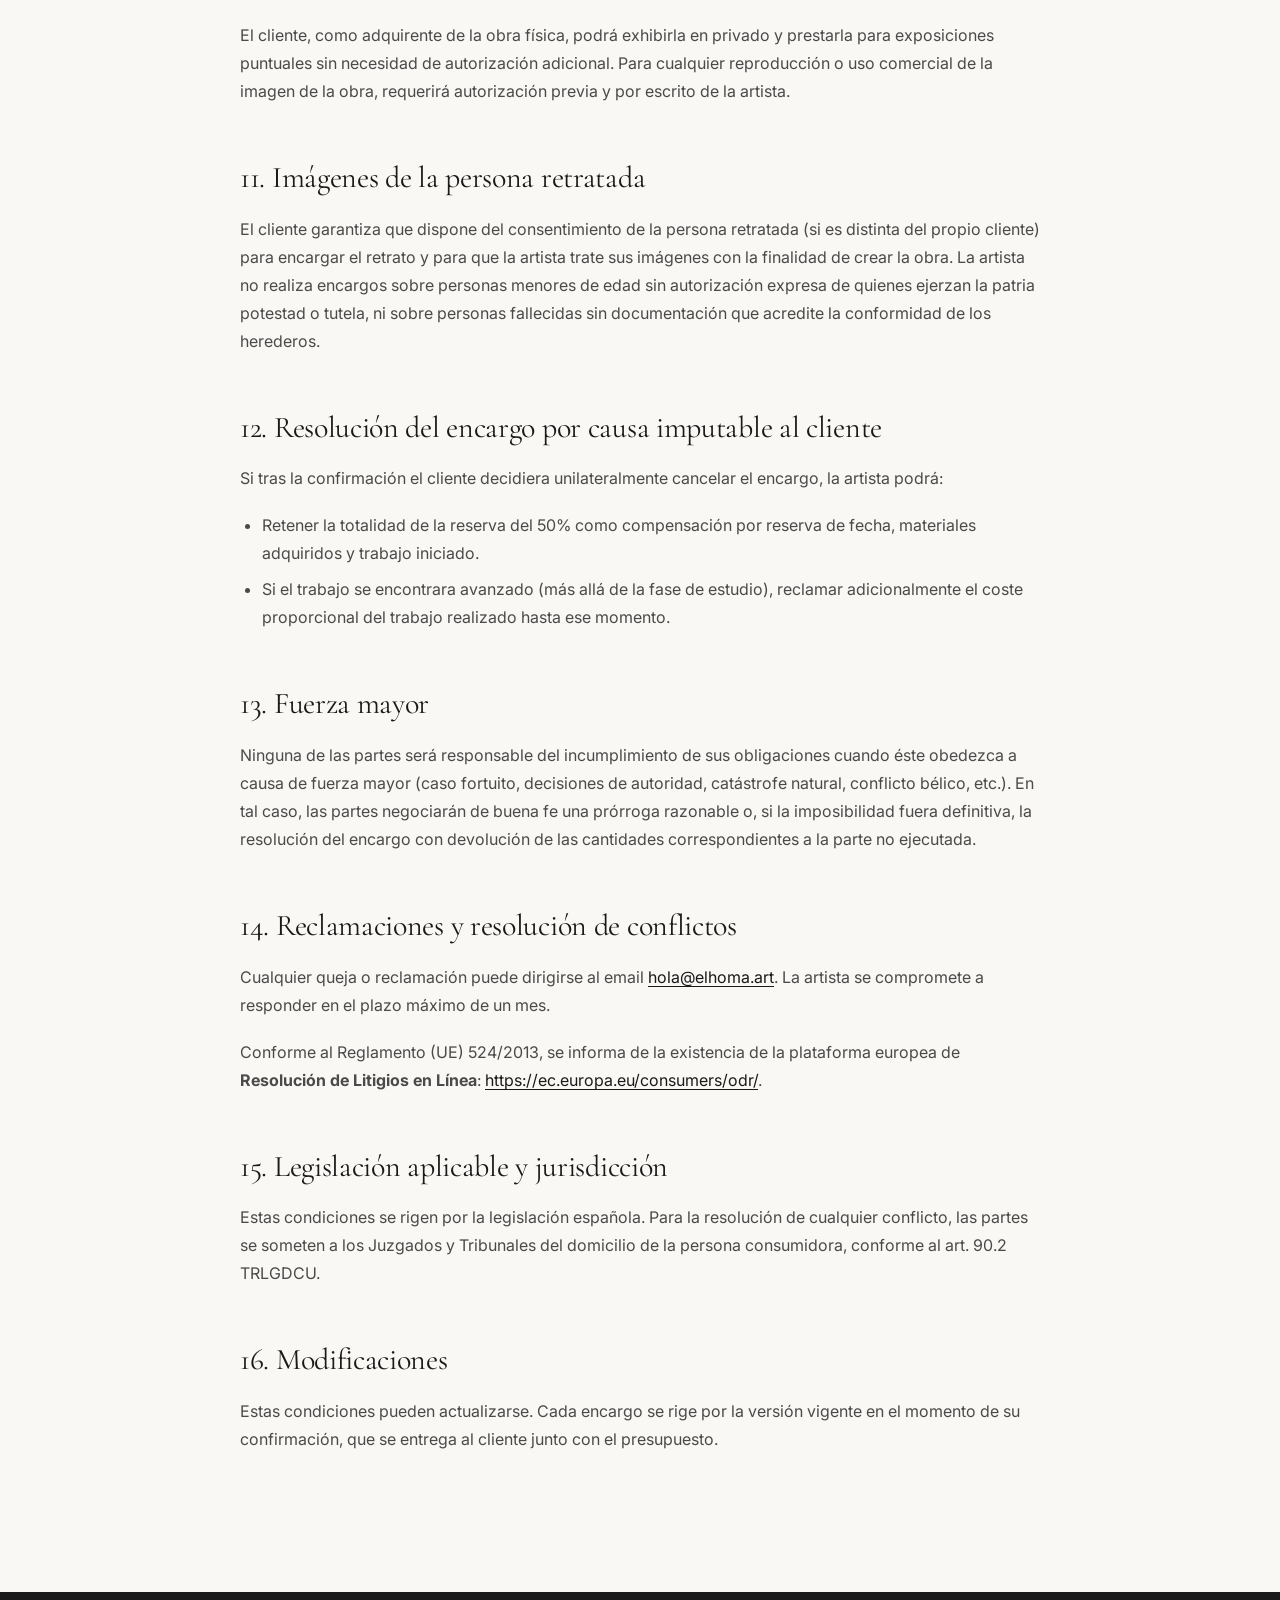
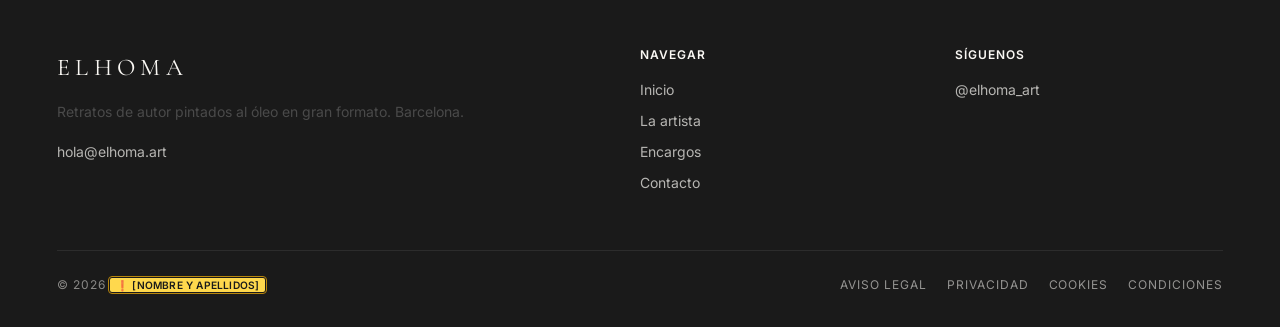
<file: condiciones.html>
<!DOCTYPE html>
<html lang="es">
<head>
<meta charset="UTF-8" />
<meta name="viewport" content="width=device-width, initial-scale=1" />
<title>Condiciones de encargo · ELHOMA</title>
<meta name="description" content="Condiciones generales aplicables al encargo de retratos a ELHOMA." />
<meta name="robots" content="noindex" />
<meta name="theme-color" content="#faf8f4" />

<link rel="canonical" href="https://elhoma.art/condiciones.html" />
<link rel="icon" href="/favicon.ico" sizes="any" />
<link rel="icon" type="image/png" sizes="32x32" href="/assets/favicon-32.png" />
<link rel="apple-touch-icon" sizes="180x180" href="/assets/apple-touch-icon.png" />
<link rel="manifest" href="/assets/site.webmanifest" />

<link rel="preconnect" href="https://fonts.googleapis.com" />
<link rel="preconnect" href="https://fonts.gstatic.com" crossorigin />
<link href="https://fonts.googleapis.com/css2?family=Cormorant+Garamond:ital,wght@0,300;0,400;0,500;1,400&family=Inter:wght@300;400;500;600&display=swap" rel="stylesheet" />
<link rel="stylesheet" href="assets/style.css" />
</head>
<body>

<header class="site-header">
  <nav class="nav" aria-label="Navegación principal">
    <a href="index.html" class="nav-brand">ELHOMA</a>
    <button class="nav-toggle" aria-label="Abrir menú" aria-expanded="false" aria-controls="menu">☰</button>
  </nav>
  <ul class="nav-links" id="menu">
    <li><a href="index.html">Inicio</a></li>
    <li><a href="artista.html">La artista</a></li>
    <li><a href="encargos.html">Encargos</a></li>
    <li><a href="contacto.html">Contacto</a></li>
  </ul>
</header>

<main>
<section class="legal">
  <div class="container">

    <h1>Condiciones de encargo</h1>
    <p class="updated">Última actualización: <mark class="ph">[FECHA]</mark></p>

    <div class="warning">
      <strong>Borrador pendiente de revisión.</strong> Plantilla de condiciones de venta a consumidor para encargo de obra artística personalizada. <strong>Recomendado revisar con un asesor legal antes de publicar</strong>, especialmente las cláusulas de derecho de desistimiento, devoluciones y garantía, dado que el producto es una obra única confeccionada conforme a las especificaciones del cliente.
    </div>

    <p>Estas condiciones regulan la relación entre <mark class="ph">[NOMBRE Y APELLIDOS]</mark> (en adelante, "la artista" o "ELHOMA") y la persona o entidad que encarga un retrato pintado al óleo (en adelante, "el cliente").</p>

    <p>La aceptación expresa de estas condiciones es requisito previo a la formalización de cualquier encargo. Al enviar el formulario de contacto o al confirmar un presupuesto, el cliente declara haberlas leído y aceptarlas.</p>

    <h2>1. Identificación de la artista</h2>

    <ul>
      <li><strong>Nombre:</strong> <mark class="ph">[NOMBRE Y APELLIDOS COMPLETOS]</mark> (nombre artístico: ELHOMA).</li>
      <li><strong>NIF:</strong> <mark class="ph">[NIF/DNI]</mark>.</li>
      <li><strong>Domicilio:</strong> <mark class="ph">[DIRECCIÓN COMPLETA]</mark>.</li>
      <li><strong>Email:</strong> <a href="mailto:hola@elhoma.art">hola@elhoma.art</a>.</li>
    </ul>

    <h2>2. Objeto</h2>

    <p>El objeto del encargo es la creación de una obra original pictórica al óleo, personalizada según las especificaciones acordadas por escrito entre la artista y el cliente (formato, paleta cromática, composición y referencias visuales).</p>

    <p>La obra es <strong>única e irrepetible</strong>. La artista no realiza copias ni reproducciones de la misma sin autorización expresa.</p>

    <h2>3. Proceso de encargo</h2>

    <ol>
      <li><strong>Solicitud:</strong> el cliente solicita un presupuesto a través del formulario de la web o por email.</li>
      <li><strong>Presupuesto:</strong> la artista responde, habitualmente en un plazo de 48 horas laborables, con un presupuesto personalizado.</li>
      <li><strong>Reserva:</strong> la confirmación del encargo requiere el pago del 50% del precio acordado, que opera como reserva de fecha y compra de materiales.</li>
      <li><strong>Cuestionario y propuesta:</strong> tras la reserva, el cliente recibe un cuestionario para definir paleta, composición y referencias. La artista elabora una propuesta de dirección artística que el cliente debe aprobar antes del inicio de la creación.</li>
      <li><strong>Creación:</strong> la artista ejecuta la obra en su estudio. Los plazos orientativos se detallan en el apartado siguiente.</li>
      <li><strong>Aprobación visual:</strong> finalizada la obra, el cliente recibe fotografías y vídeo HD para su aprobación.</li>
      <li><strong>Pago final y entrega:</strong> tras la aprobación, el cliente abona el 50% restante. La obra se envía con embalaje técnico, acompañada del libro de proceso y el certificado de autenticidad.</li>
    </ol>

    <h2>4. Precios y forma de pago</h2>

    <h3>Precios vigentes (orientativos)</h3>
    <ul>
      <li><strong>Impacto · 70 × 90 cm:</strong> desde 3.200 €.</li>
      <li><strong>Maestro · 100 × 120 cm:</strong> desde 5.500 €.</li>
      <li><strong>Edición especial · bajo solicitud:</strong> desde 6.500 €.</li>
    </ul>

    <p>Los precios indicados <strong>incluyen IVA</strong> (<mark class="ph">[CONFIRMAR si la actividad de la artista está sujeta y no exenta — los servicios profesionales de pintores tienen régimen específico de IVA reducido al 10 % en determinados supuestos. Consultar con asesor.]</mark>) y el <strong>envío en España peninsular</strong>. Para envíos a Baleares, Canarias, Ceuta, Melilla o al extranjero se aplicará el coste real de transporte y los aranceles/impuestos del país de destino, que correrán por cuenta del cliente.</p>

    <h3>Forma de pago</h3>
    <ul>
      <li><strong>50%</strong> al confirmar el encargo (reserva no reembolsable, ver punto 7).</li>
      <li><strong>50%</strong> tras la aprobación visual de la obra terminada y antes del envío.</li>
    </ul>

    <p>Los pagos se realizan mediante transferencia bancaria a la cuenta indicada por la artista en la factura proforma. Las facturas se emiten conforme a la normativa vigente.</p>

    <h2>5. Plazos</h2>

    <p>Plazos orientativos de ejecución, contados desde la aprobación de la propuesta:</p>
    <ul>
      <li><strong>Estudio del soporte:</strong> 3–5 días.</li>
      <li><strong>Creación:</strong> 15–30 días.</li>
      <li><strong>Curación y barnizado:</strong> 7–10 días.</li>
      <li><strong>Envío:</strong> según destino (habitualmente 2–7 días laborables en península).</li>
    </ul>

    <p>Estos plazos son estimaciones de buena fe. La artista hará todo lo razonable por cumplirlos, pero pueden alargarse por causas técnicas inherentes al proceso pictórico (secado de capas, condiciones de humedad), incidencias del proveedor de materiales o de mensajería, o causas de fuerza mayor.</p>

    <p>Si el plazo total previsto se superara en más de 30 días naturales por causa imputable a la artista, el cliente podrá optar entre esperar a la finalización o resolver el encargo, en cuyo caso se le devolverá la parte proporcional no ejecutada del importe abonado.</p>

    <h2>6. Aprobación de la obra</h2>

    <p>Tras la finalización de la obra, el cliente dispondrá de <strong>14 días naturales</strong> desde la recepción del material visual (fotografía y vídeo HD) para comunicar su aprobación o sus observaciones razonables. Transcurrido dicho plazo sin respuesta, se entenderá tácitamente aprobada.</p>

    <p>En su caso, la artista podrá realizar <strong>una ronda de ajustes menores</strong> sobre aspectos puntuales (acentos cromáticos, intensidad de un área), sin afectar a la composición ni a la concepción acordada. Ajustes mayores quedan fuera del alcance del encargo y, en su caso, requerirán acuerdo específico y presupuesto adicional.</p>

    <h2>7. Derecho de desistimiento — exclusión</h2>

    <p>Conforme al <strong>artículo 103.c) del Real Decreto Legislativo 1/2007</strong>, de 16 de noviembre, por el que se aprueba el texto refundido de la Ley General para la Defensa de los Consumidores y Usuarios (TRLGDCU), <strong>el derecho de desistimiento NO es aplicable</strong> a los contratos que tengan por objeto bienes confeccionados conforme a las especificaciones del consumidor o claramente personalizados.</p>

    <p>El encargo de un retrato pintado por encargo y personalizado para el cliente encaja en esta excepción. En consecuencia, <strong>el cliente no podrá desistir del encargo una vez confirmado</strong>.</p>

    <p>La reserva del 50% abonada al confirmar el encargo <strong>no es reembolsable</strong>, salvo en los supuestos previstos en estas condiciones (resolución por causa imputable a la artista, fuerza mayor sobrevenida que impida ejecutar el encargo).</p>

    <h2>8. Garantía</h2>

    <p>La artista garantiza la calidad técnica de los materiales utilizados (lino belga 450 g, óleo de calidad museo ASTM 1-2, bastidor de galería reforzado, barniz protector) y la ejecución profesional de la obra.</p>

    <p>Los <strong>defectos de fabricación</strong> (fisuras estructurales, desprendimiento de pintura por causa imputable a la ejecución, etc.) detectados en los <strong>tres años</strong> siguientes a la entrega, conforme al art. 120 TRLGDCU, serán restaurados sin coste por la artista. Quedan excluidos los daños causados por mal uso, condiciones ambientales inadecuadas (humedad excesiva, luz solar directa, calor extremo) o accidentes posteriores a la entrega.</p>

    <p>Se acompaña la obra con <strong>indicaciones de conservación</strong>. Su incumplimiento exime a la artista de responsabilidad.</p>

    <h2>9. Envío y transmisión del riesgo</h2>

    <p>La obra se entrega con <strong>embalaje técnico rígido</strong> y se envía mediante mensajería profesional, con seguro a todo riesgo durante el transporte por importe correspondiente al precio de la obra.</p>

    <p>El cliente deberá <strong>inspeccionar el embalaje</strong> en el momento de la entrega. Cualquier daño visible (golpes, perforaciones del embalaje) deberá hacerse constar por escrito en el albarán del transportista y comunicarse a la artista en las 24 horas siguientes, adjuntando fotografías. Sin esa constancia, la cobertura del seguro de transporte puede verse afectada.</p>

    <p>La transmisión del riesgo al cliente se produce en el momento de la entrega material de la obra.</p>

    <h2>10. Propiedad intelectual</h2>

    <p>La adquisición de la obra transmite al cliente el soporte físico de la misma. La <strong>propiedad intelectual</strong> sobre la obra (derecho moral y derechos de explotación, incluyendo reproducción y comunicación pública) <strong>permanece en la artista</strong>, conforme al art. 56.2 del Texto Refundido de la Ley de Propiedad Intelectual (RDL 1/1996).</p>

    <p>La artista se reserva el derecho de:</p>
    <ul>
      <li>Reproducir y exhibir la obra (fotografías, vídeos) en sus canales de comunicación profesional (web, redes sociales, dossier, prensa, libros, exposiciones).</li>
      <li>Mencionar el encargo en su trayectoria, sin desvelar datos personales identificativos del cliente o de la persona retratada salvo autorización expresa.</li>
    </ul>

    <p>Si el cliente desea que la obra <strong>no sea difundida</strong> en canales públicos, deberá comunicarlo expresamente por escrito antes del inicio de la ejecución. Esta opción puede conllevar un sobrecoste, acordado caso a caso.</p>

    <p>El cliente, como adquirente de la obra física, podrá exhibirla en privado y prestarla para exposiciones puntuales sin necesidad de autorización adicional. Para cualquier reproducción o uso comercial de la imagen de la obra, requerirá autorización previa y por escrito de la artista.</p>

    <h2>11. Imágenes de la persona retratada</h2>

    <p>El cliente garantiza que dispone del consentimiento de la persona retratada (si es distinta del propio cliente) para encargar el retrato y para que la artista trate sus imágenes con la finalidad de crear la obra. La artista no realiza encargos sobre personas menores de edad sin autorización expresa de quienes ejerzan la patria potestad o tutela, ni sobre personas fallecidas sin documentación que acredite la conformidad de los herederos.</p>

    <h2>12. Resolución del encargo por causa imputable al cliente</h2>

    <p>Si tras la confirmación el cliente decidiera unilateralmente cancelar el encargo, la artista podrá:</p>
    <ul>
      <li>Retener la totalidad de la reserva del 50% como compensación por reserva de fecha, materiales adquiridos y trabajo iniciado.</li>
      <li>Si el trabajo se encontrara avanzado (más allá de la fase de estudio), reclamar adicionalmente el coste proporcional del trabajo realizado hasta ese momento.</li>
    </ul>

    <h2>13. Fuerza mayor</h2>

    <p>Ninguna de las partes será responsable del incumplimiento de sus obligaciones cuando éste obedezca a causa de fuerza mayor (caso fortuito, decisiones de autoridad, catástrofe natural, conflicto bélico, etc.). En tal caso, las partes negociarán de buena fe una prórroga razonable o, si la imposibilidad fuera definitiva, la resolución del encargo con devolución de las cantidades correspondientes a la parte no ejecutada.</p>

    <h2>14. Reclamaciones y resolución de conflictos</h2>

    <p>Cualquier queja o reclamación puede dirigirse al email <a href="mailto:hola@elhoma.art">hola@elhoma.art</a>. La artista se compromete a responder en el plazo máximo de un mes.</p>

    <p>Conforme al Reglamento (UE) 524/2013, se informa de la existencia de la plataforma europea de <strong>Resolución de Litigios en Línea</strong>: <a href="https://ec.europa.eu/consumers/odr/" target="_blank" rel="noopener">https://ec.europa.eu/consumers/odr/</a>.</p>

    <h2>15. Legislación aplicable y jurisdicción</h2>

    <p>Estas condiciones se rigen por la legislación española. Para la resolución de cualquier conflicto, las partes se someten a los Juzgados y Tribunales del domicilio de la persona consumidora, conforme al art. 90.2 TRLGDCU.</p>

    <h2>16. Modificaciones</h2>

    <p>Estas condiciones pueden actualizarse. Cada encargo se rige por la versión vigente en el momento de su confirmación, que se entrega al cliente junto con el presupuesto.</p>

  </div>
</section>
</main>

<footer class="footer">
  <div class="footer-grid">
    <div>
      <div class="footer-brand">ELHOMA</div>
      <p>Retratos de autor pintados al óleo en gran formato. Barcelona.</p>
      <p class="mt-sm"><a href="mailto:hola@elhoma.art">hola@elhoma.art</a></p>
    </div>
    <div>
      <h4>Navegar</h4>
      <ul>
        <li><a href="index.html">Inicio</a></li>
        <li><a href="artista.html">La artista</a></li>
        <li><a href="encargos.html">Encargos</a></li>
        <li><a href="contacto.html">Contacto</a></li>
      </ul>
    </div>
    <div>
      <h4>Síguenos</h4>
      <ul>
        <li><a href="https://www.instagram.com/elhoma_art/" target="_blank" rel="noopener">@elhoma_art</a></li>
      </ul>
    </div>
  </div>
  <div class="footer-bottom">
    <span>© 2026 <mark class="ph sm">[NOMBRE Y APELLIDOS]</mark></span>
    <div class="footer-legal">
      <a href="aviso-legal.html">Aviso legal</a>
      <a href="privacidad.html">Privacidad</a>
      <a href="cookies.html">Cookies</a>
      <a href="condiciones.html">Condiciones</a>
    </div>
  </div>
</footer>

<script src="assets/script.js"></script>
</body>
</html>
</file>
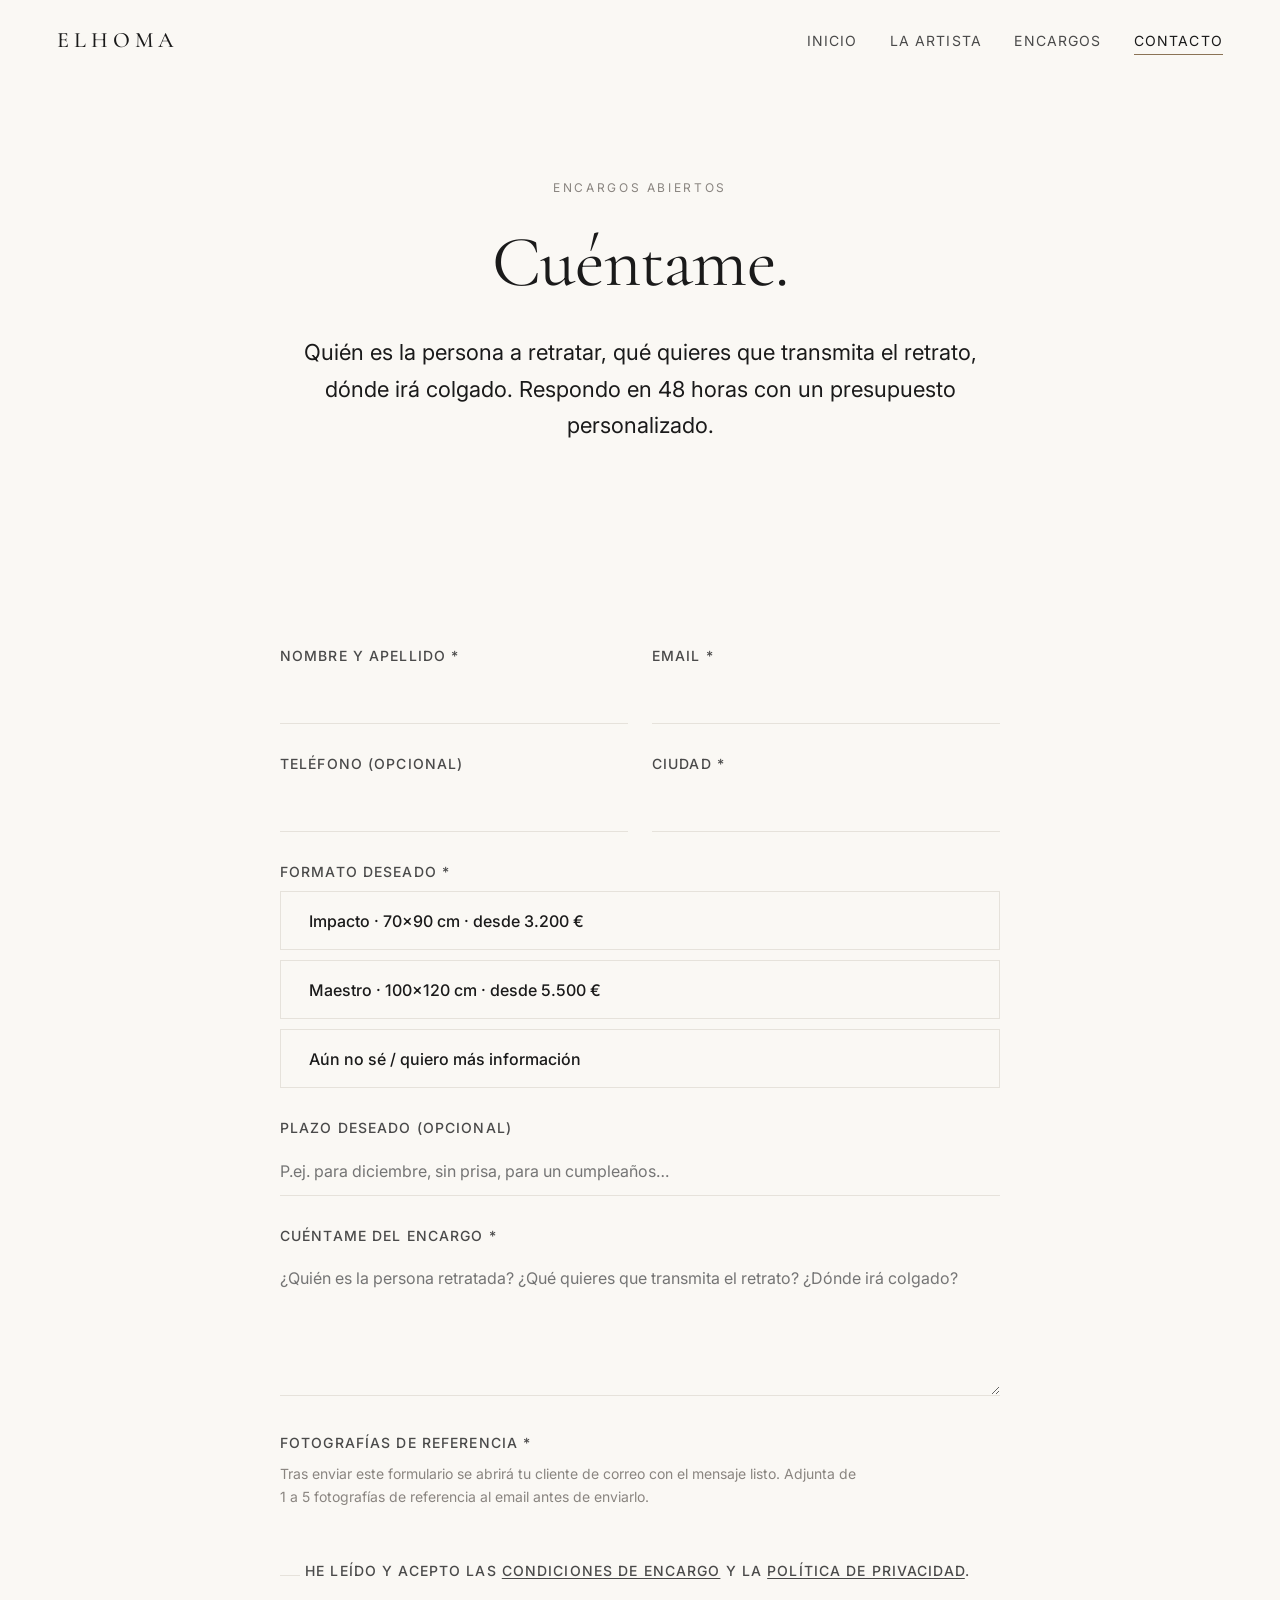
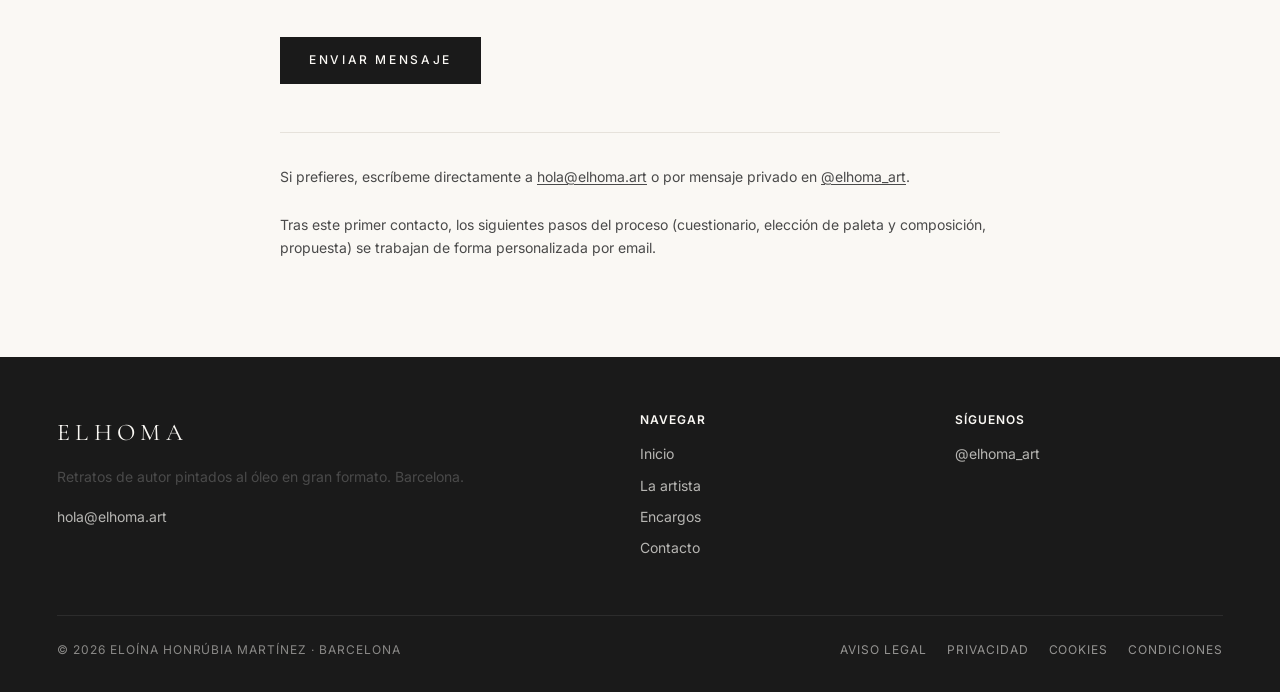
<file: contacto.html>
<!DOCTYPE html>
<html lang="es">
<head>
<meta charset="UTF-8" />
<meta name="viewport" content="width=device-width, initial-scale=1" />
<title>Contacto y encargos · ELHOMA</title>
<meta name="description" content="Cuéntame quién es la persona a retratar. Respondo en 48 horas con un presupuesto personalizado. Encargos abiertos." />
<meta name="author" content="Eloína Honrúbia Martínez (ELHOMA)" />
<meta name="theme-color" content="#faf8f4" />
<meta name="robots" content="index, follow, max-image-preview:large" />

<link rel="canonical" href="https://elhoma.art/contacto.html" />

<link rel="icon" href="/favicon.ico" sizes="any" />
<link rel="icon" type="image/png" sizes="32x32" href="/assets/favicon-32.png" />
<link rel="apple-touch-icon" sizes="180x180" href="/assets/apple-touch-icon.png" />
<link rel="manifest" href="/assets/site.webmanifest" />

<meta property="og:type" content="website" />
<meta property="og:site_name" content="ELHOMA" />
<meta property="og:locale" content="es_ES" />
<meta property="og:title" content="Contacto y encargos · ELHOMA" />
<meta property="og:description" content="Cuéntame del retrato que quieres. Respondo en 48 horas con un presupuesto personalizado." />
<meta property="og:url" content="https://elhoma.art/contacto.html" />
<meta property="og:image" content="https://elhoma.art/assets/og-image.png" />
<meta property="og:image:width" content="1200" />
<meta property="og:image:height" content="630" />

<meta name="twitter:card" content="summary_large_image" />
<meta name="twitter:title" content="Contacto y encargos · ELHOMA" />
<meta name="twitter:description" content="Encargos abiertos. Respuesta en 48 horas con presupuesto personalizado." />
<meta name="twitter:image" content="https://elhoma.art/assets/og-image.png" />

<link rel="preconnect" href="https://fonts.googleapis.com" />
<link rel="preconnect" href="https://fonts.gstatic.com" crossorigin />
<link href="https://fonts.googleapis.com/css2?family=Cormorant+Garamond:ital,wght@0,300;0,400;0,500;1,400&family=Inter:wght@300;400;500;600&display=swap" rel="stylesheet" />
<link rel="stylesheet" href="assets/style.css" />

<script type="application/ld+json">
{
  "@context": "https://schema.org",
  "@type": "ContactPage",
  "url": "https://elhoma.art/contacto.html",
  "name": "Contacto",
  "mainEntity": {
    "@type": "Organization",
    "name": "ELHOMA",
    "email": "hola@elhoma.art",
    "url": "https://elhoma.art/",
    "sameAs": ["https://www.instagram.com/elhoma_art/"]
  }
}
</script>
</head>
<body>

<header class="site-header">
  <nav class="nav" aria-label="Navegación principal">
    <a href="index.html" class="nav-brand">ELHOMA</a>
    <button class="nav-toggle" aria-label="Abrir menú" aria-expanded="false" aria-controls="menu">☰</button>
  </nav>
  <ul class="nav-links" id="menu">
    <li><a href="index.html">Inicio</a></li>
    <li><a href="artista.html">La artista</a></li>
    <li><a href="encargos.html">Encargos</a></li>
    <li><a href="contacto.html" aria-current="page">Contacto</a></li>
  </ul>
</header>

<main>

<section class="page-top">
  <div class="container form center">
    <p class="eyebrow">Encargos abiertos</p>
    <h1>Cuéntame.</h1>
    <p class="lead mt-md">Quién es la persona a retratar, qué quieres que transmita el retrato, dónde irá colgado. Respondo en 48 horas con un presupuesto personalizado.</p>
  </div>
</section>

<section class="tight no-pt">
  <div class="container">
    <form class="form-wrap" data-mailto>

      <div class="field-row">
        <div class="field">
          <label for="nombre">Nombre y apellido *</label>
          <input id="nombre" name="nombre" type="text" required />
        </div>
        <div class="field">
          <label for="email">Email *</label>
          <input id="email" name="email" type="email" required />
        </div>
      </div>

      <div class="field-row">
        <div class="field">
          <label for="telefono">Teléfono (opcional)</label>
          <input id="telefono" name="telefono" type="tel" />
        </div>
        <div class="field">
          <label for="ciudad">Ciudad *</label>
          <input id="ciudad" name="ciudad" type="text" required />
        </div>
      </div>

      <div class="field">
        <label>Formato deseado *</label>
        <div class="radio-group">
          <label><input type="radio" name="formato" value="Impacto · 70×90 cm · desde 3.200 €" required /> Impacto · 70×90 cm · desde 3.200 €</label>
          <label><input type="radio" name="formato" value="Maestro · 100×120 cm · desde 5.500 €" /> Maestro · 100×120 cm · desde 5.500 €</label>
          <label><input type="radio" name="formato" value="Aún no sé / quiero más información" /> Aún no sé / quiero más información</label>
        </div>
      </div>

      <div class="field">
        <label for="plazo">Plazo deseado (opcional)</label>
        <input id="plazo" name="plazo" type="text" placeholder="P.ej. para diciembre, sin prisa, para un cumpleaños…" />
      </div>

      <div class="field">
        <label for="mensaje">Cuéntame del encargo *</label>
        <textarea id="mensaje" name="mensaje" required placeholder="¿Quién es la persona retratada? ¿Qué quieres que transmita el retrato? ¿Dónde irá colgado?"></textarea>
      </div>

      <div class="field">
        <label>Fotografías de referencia *</label>
        <p class="form-help">Tras enviar este formulario se abrirá tu cliente de correo con el mensaje listo. Adjunta de 1 a 5 fotografías de referencia al email antes de enviarlo.</p>
      </div>

      <div class="field">
        <label class="checkbox">
          <input type="checkbox" required />
          <span>He leído y acepto las <a href="condiciones.html" target="_blank">condiciones de encargo</a> y la <a href="privacidad.html" target="_blank">política de privacidad</a>.</span>
        </label>
      </div>

      <div class="mt-lg">
        <button type="submit" class="btn btn-solid">Enviar mensaje</button>
      </div>

      <div class="form-note">
        Si prefieres, escríbeme directamente a <a href="mailto:hola@elhoma.art">hola@elhoma.art</a> o por mensaje privado en <a href="https://www.instagram.com/elhoma_art/" target="_blank" rel="noopener">@elhoma_art</a>.
        <br /><br />
        Tras este primer contacto, los siguientes pasos del proceso (cuestionario, elección de paleta y composición, propuesta) se trabajan de forma personalizada por email.
      </div>

    </form>
  </div>
</section>

</main>

<footer class="footer">
  <div class="footer-grid">
    <div>
      <div class="footer-brand">ELHOMA</div>
      <p>Retratos de autor pintados al óleo en gran formato. Barcelona.</p>
      <p class="mt-sm"><a href="mailto:hola@elhoma.art">hola@elhoma.art</a></p>
    </div>
    <div>
      <h4>Navegar</h4>
      <ul>
        <li><a href="index.html">Inicio</a></li>
        <li><a href="artista.html">La artista</a></li>
        <li><a href="encargos.html">Encargos</a></li>
        <li><a href="contacto.html">Contacto</a></li>
      </ul>
    </div>
    <div>
      <h4>Síguenos</h4>
      <ul>
        <li><a href="https://www.instagram.com/elhoma_art/" target="_blank" rel="noopener">@elhoma_art</a></li>
      </ul>
    </div>
  </div>
  <div class="footer-bottom">
    <span>© 2026 Eloína Honrúbia Martínez · Barcelona</span>
    <div class="footer-legal">
      <a href="aviso-legal.html">Aviso legal</a>
      <a href="privacidad.html">Privacidad</a>
      <a href="cookies.html">Cookies</a>
      <a href="condiciones.html">Condiciones</a>
    </div>
  </div>
</footer>

<script src="assets/script.js"></script>
</body>
</html>
</file>
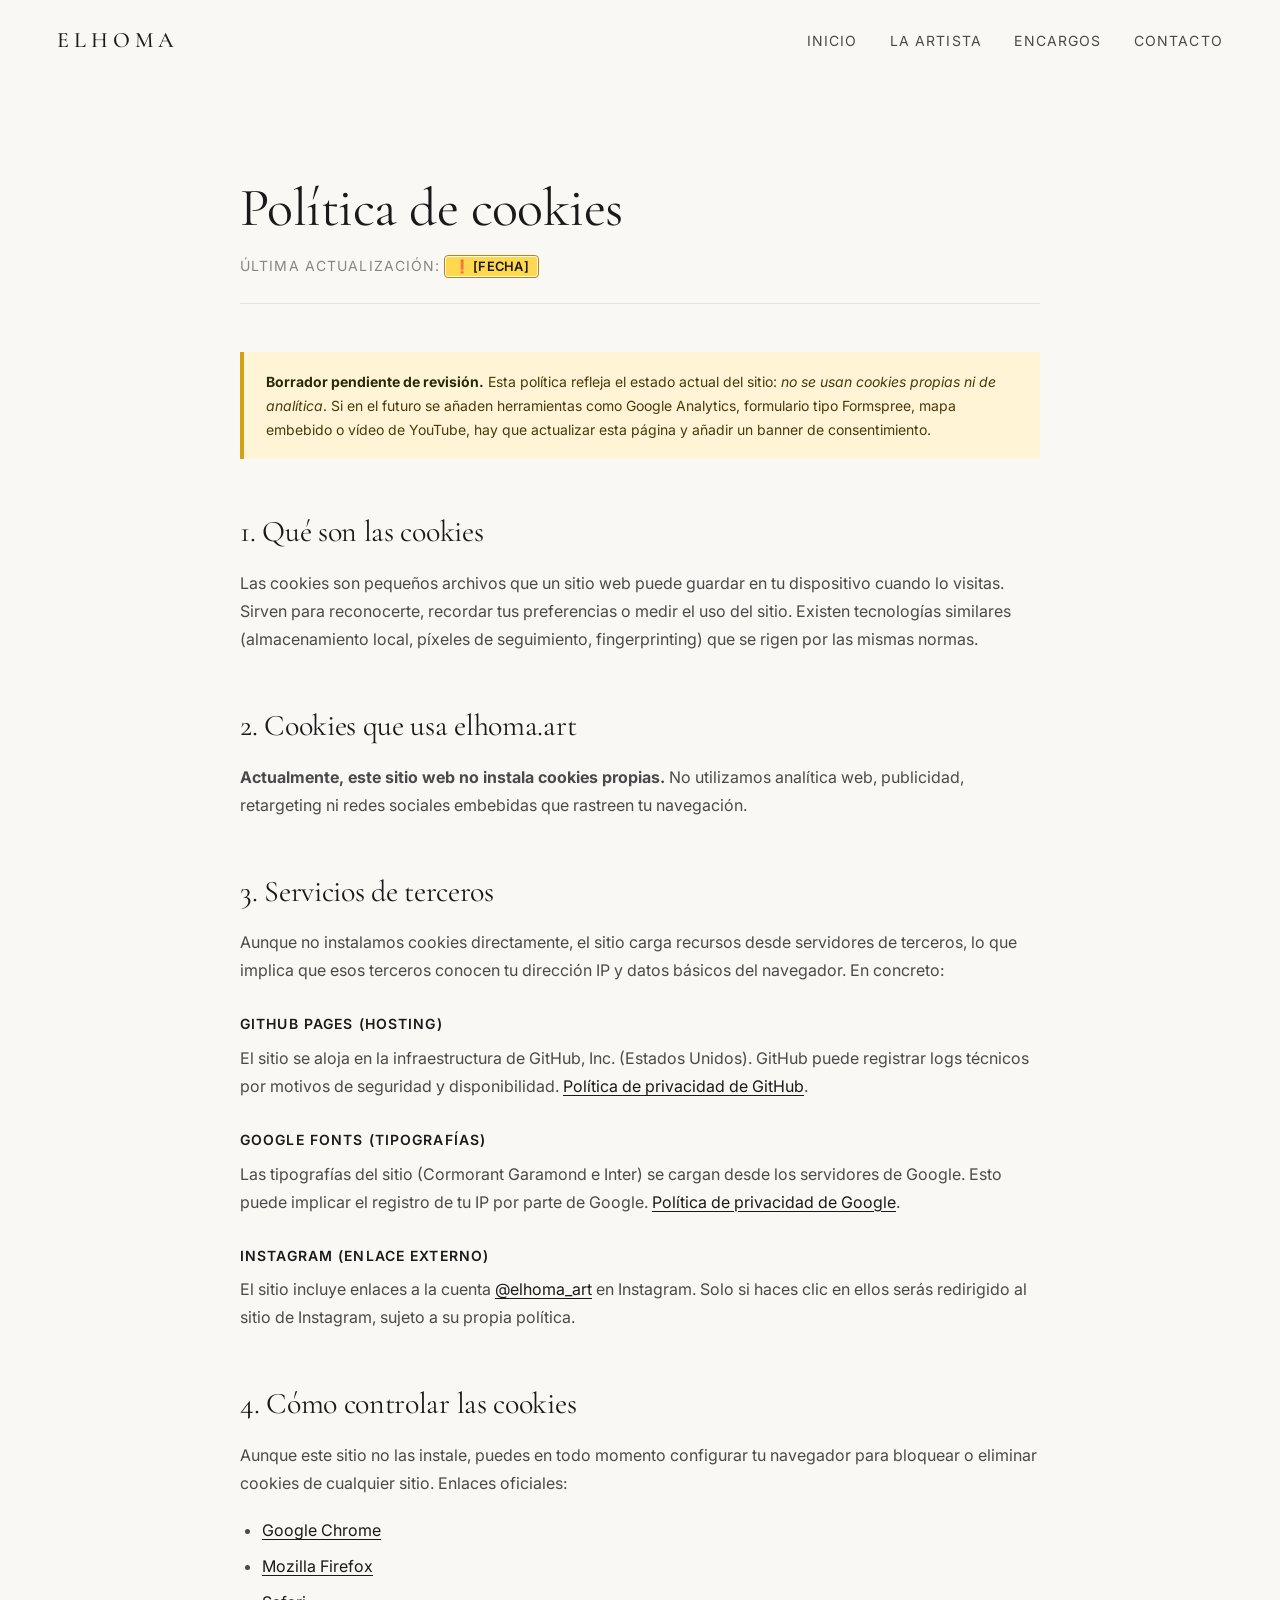
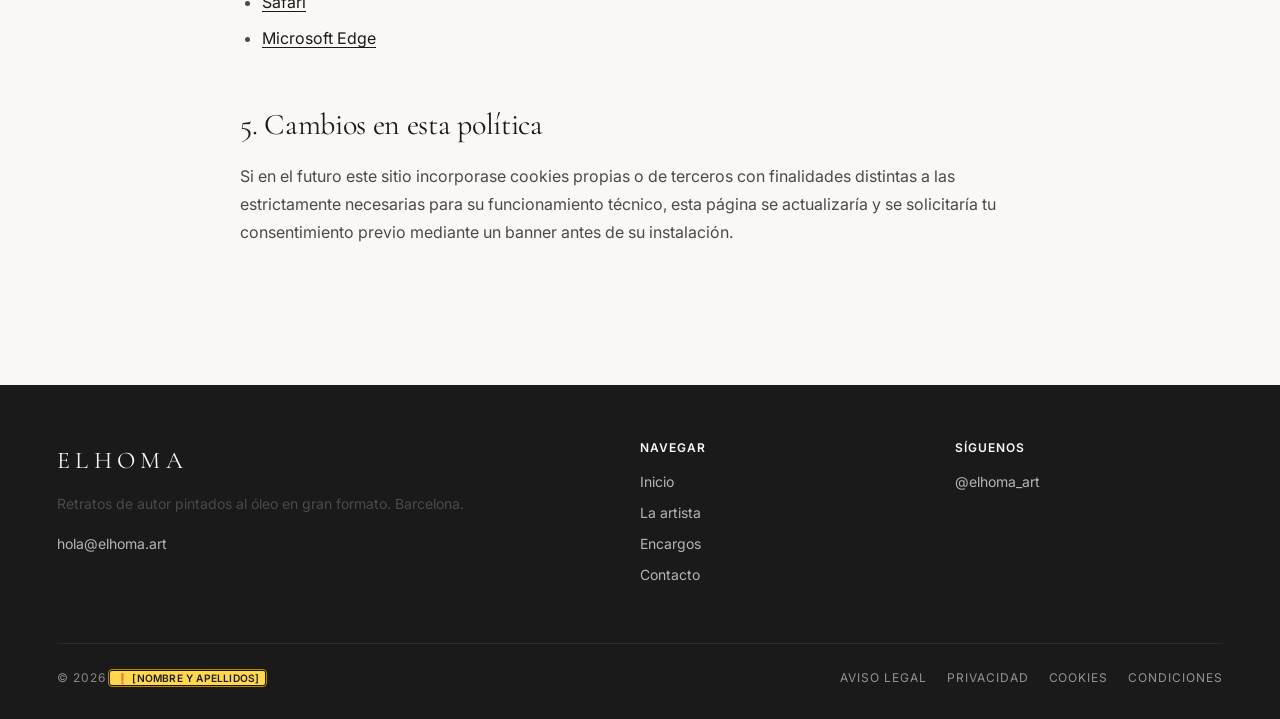
<file: cookies.html>
<!DOCTYPE html>
<html lang="es">
<head>
<meta charset="UTF-8" />
<meta name="viewport" content="width=device-width, initial-scale=1" />
<title>Política de cookies · ELHOMA</title>
<meta name="description" content="Uso de cookies y tecnologías similares en elhoma.art." />
<meta name="robots" content="noindex" />
<meta name="theme-color" content="#faf8f4" />

<link rel="canonical" href="https://elhoma.art/cookies.html" />
<link rel="icon" href="/favicon.ico" sizes="any" />
<link rel="icon" type="image/png" sizes="32x32" href="/assets/favicon-32.png" />
<link rel="apple-touch-icon" sizes="180x180" href="/assets/apple-touch-icon.png" />
<link rel="manifest" href="/assets/site.webmanifest" />

<link rel="preconnect" href="https://fonts.googleapis.com" />
<link rel="preconnect" href="https://fonts.gstatic.com" crossorigin />
<link href="https://fonts.googleapis.com/css2?family=Cormorant+Garamond:ital,wght@0,300;0,400;0,500;1,400&family=Inter:wght@300;400;500;600&display=swap" rel="stylesheet" />
<link rel="stylesheet" href="assets/style.css" />
</head>
<body>

<header class="site-header">
  <nav class="nav" aria-label="Navegación principal">
    <a href="index.html" class="nav-brand">ELHOMA</a>
    <button class="nav-toggle" aria-label="Abrir menú" aria-expanded="false" aria-controls="menu">☰</button>
  </nav>
  <ul class="nav-links" id="menu">
    <li><a href="index.html">Inicio</a></li>
    <li><a href="artista.html">La artista</a></li>
    <li><a href="encargos.html">Encargos</a></li>
    <li><a href="contacto.html">Contacto</a></li>
  </ul>
</header>

<main>
<section class="legal">
  <div class="container">

    <h1>Política de cookies</h1>
    <p class="updated">Última actualización: <mark class="ph">[FECHA]</mark></p>

    <div class="warning">
      <strong>Borrador pendiente de revisión.</strong> Esta política refleja el estado actual del sitio: <em>no se usan cookies propias ni de analítica</em>. Si en el futuro se añaden herramientas como Google Analytics, formulario tipo Formspree, mapa embebido o vídeo de YouTube, hay que actualizar esta página y añadir un banner de consentimiento.
    </div>

    <h2>1. Qué son las cookies</h2>

    <p>Las cookies son pequeños archivos que un sitio web puede guardar en tu dispositivo cuando lo visitas. Sirven para reconocerte, recordar tus preferencias o medir el uso del sitio. Existen tecnologías similares (almacenamiento local, píxeles de seguimiento, fingerprinting) que se rigen por las mismas normas.</p>

    <h2>2. Cookies que usa elhoma.art</h2>

    <p><strong>Actualmente, este sitio web no instala cookies propias.</strong> No utilizamos analítica web, publicidad, retargeting ni redes sociales embebidas que rastreen tu navegación.</p>

    <h2>3. Servicios de terceros</h2>

    <p>Aunque no instalamos cookies directamente, el sitio carga recursos desde servidores de terceros, lo que implica que esos terceros conocen tu dirección IP y datos básicos del navegador. En concreto:</p>

    <h3>GitHub Pages (hosting)</h3>
    <p>El sitio se aloja en la infraestructura de GitHub, Inc. (Estados Unidos). GitHub puede registrar logs técnicos por motivos de seguridad y disponibilidad. <a href="https://docs.github.com/en/site-policy/privacy-policies/github-general-privacy-statement" target="_blank" rel="noopener">Política de privacidad de GitHub</a>.</p>

    <h3>Google Fonts (tipografías)</h3>
    <p>Las tipografías del sitio (Cormorant Garamond e Inter) se cargan desde los servidores de Google. Esto puede implicar el registro de tu IP por parte de Google. <a href="https://policies.google.com/privacy" target="_blank" rel="noopener">Política de privacidad de Google</a>.</p>

    <h3>Instagram (enlace externo)</h3>
    <p>El sitio incluye enlaces a la cuenta <a href="https://www.instagram.com/elhoma_art/" target="_blank" rel="noopener">@elhoma_art</a> en Instagram. Solo si haces clic en ellos serás redirigido al sitio de Instagram, sujeto a su propia política.</p>

    <h2>4. Cómo controlar las cookies</h2>

    <p>Aunque este sitio no las instale, puedes en todo momento configurar tu navegador para bloquear o eliminar cookies de cualquier sitio. Enlaces oficiales:</p>

    <ul>
      <li><a href="https://support.google.com/chrome/answer/95647" target="_blank" rel="noopener">Google Chrome</a></li>
      <li><a href="https://support.mozilla.org/es/kb/proteccion-antirrastreo-mejorada-firefox-escritorio" target="_blank" rel="noopener">Mozilla Firefox</a></li>
      <li><a href="https://support.apple.com/es-es/guide/safari/sfri11471/mac" target="_blank" rel="noopener">Safari</a></li>
      <li><a href="https://support.microsoft.com/es-es/microsoft-edge/eliminar-las-cookies-en-microsoft-edge-63947406-40ac-c3b8-57b9-2a946a29ae09" target="_blank" rel="noopener">Microsoft Edge</a></li>
    </ul>

    <h2>5. Cambios en esta política</h2>

    <p>Si en el futuro este sitio incorporase cookies propias o de terceros con finalidades distintas a las estrictamente necesarias para su funcionamiento técnico, esta página se actualizaría y se solicitaría tu consentimiento previo mediante un banner antes de su instalación.</p>

  </div>
</section>
</main>

<footer class="footer">
  <div class="footer-grid">
    <div>
      <div class="footer-brand">ELHOMA</div>
      <p>Retratos de autor pintados al óleo en gran formato. Barcelona.</p>
      <p class="mt-sm"><a href="mailto:hola@elhoma.art">hola@elhoma.art</a></p>
    </div>
    <div>
      <h4>Navegar</h4>
      <ul>
        <li><a href="index.html">Inicio</a></li>
        <li><a href="artista.html">La artista</a></li>
        <li><a href="encargos.html">Encargos</a></li>
        <li><a href="contacto.html">Contacto</a></li>
      </ul>
    </div>
    <div>
      <h4>Síguenos</h4>
      <ul>
        <li><a href="https://www.instagram.com/elhoma_art/" target="_blank" rel="noopener">@elhoma_art</a></li>
      </ul>
    </div>
  </div>
  <div class="footer-bottom">
    <span>© 2026 <mark class="ph sm">[NOMBRE Y APELLIDOS]</mark></span>
    <div class="footer-legal">
      <a href="aviso-legal.html">Aviso legal</a>
      <a href="privacidad.html">Privacidad</a>
      <a href="cookies.html">Cookies</a>
      <a href="condiciones.html">Condiciones</a>
    </div>
  </div>
</footer>

<script src="assets/script.js"></script>
</body>
</html>
</file>
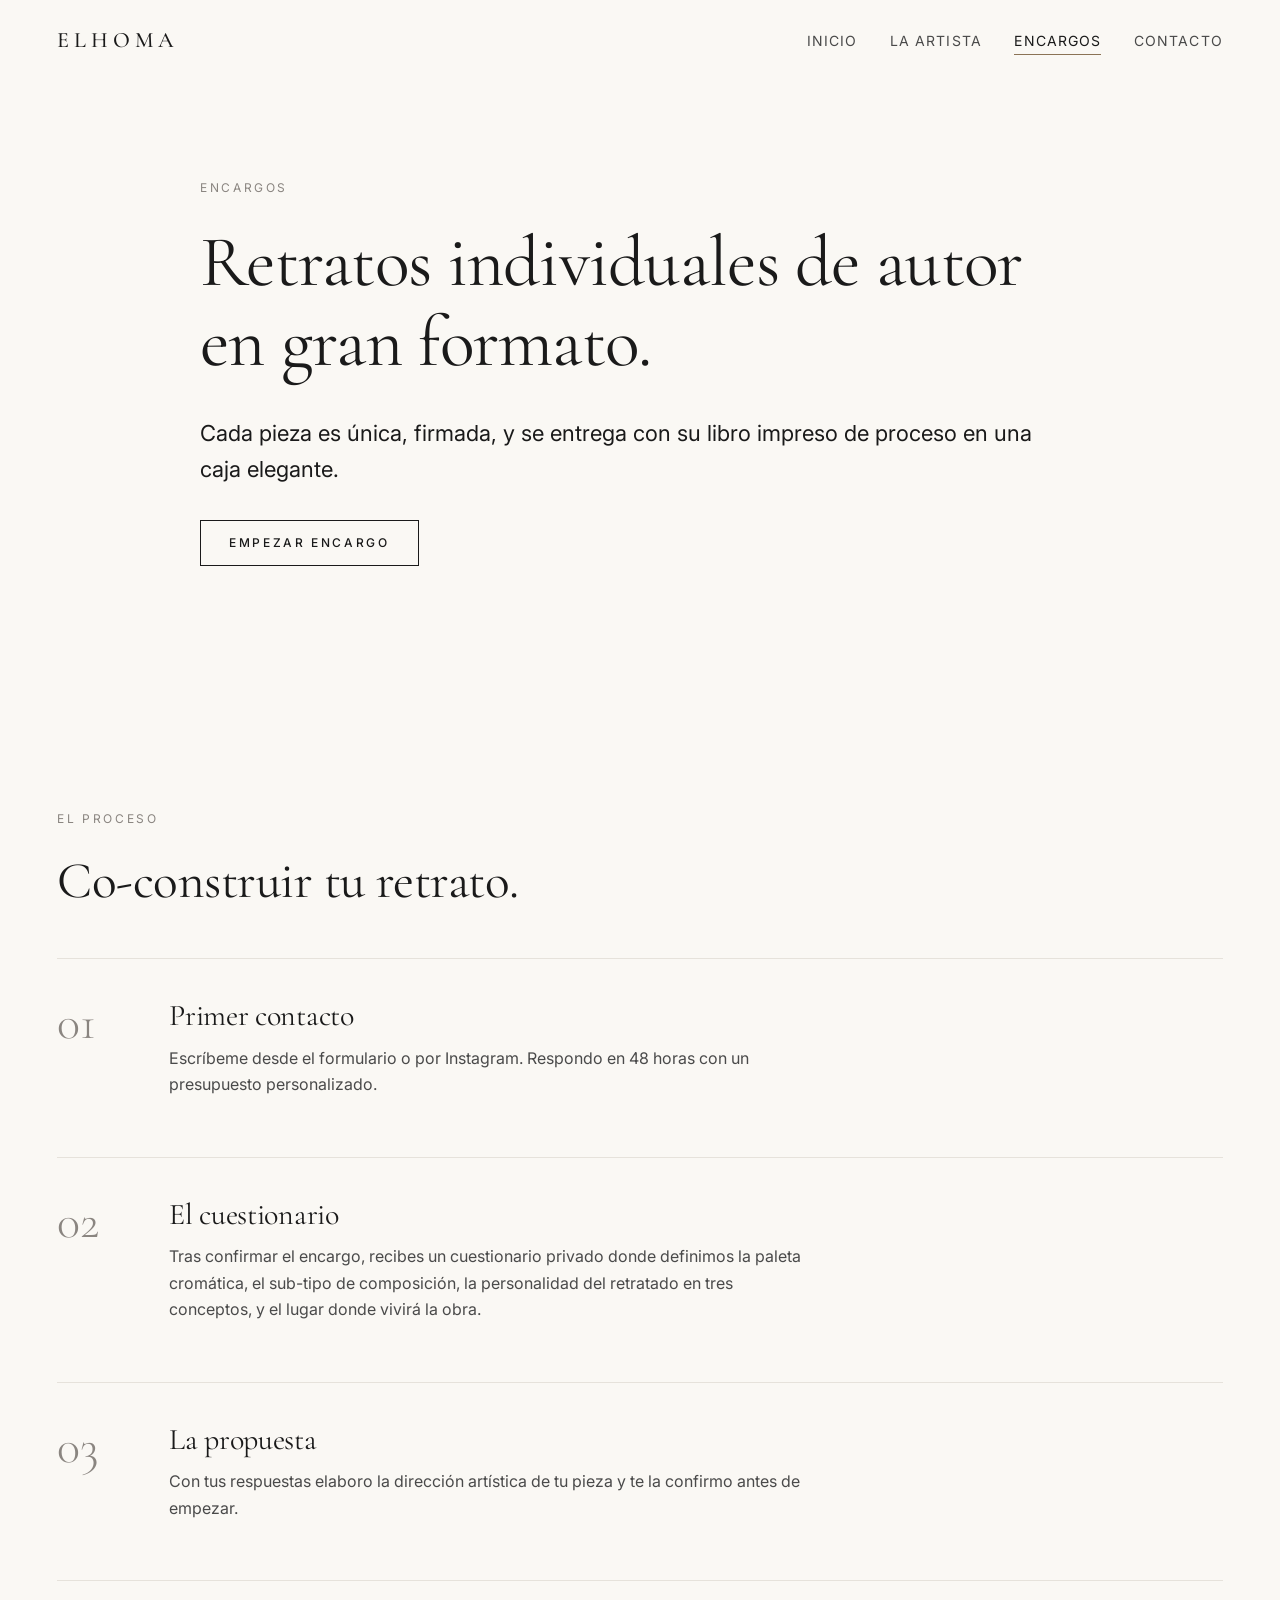
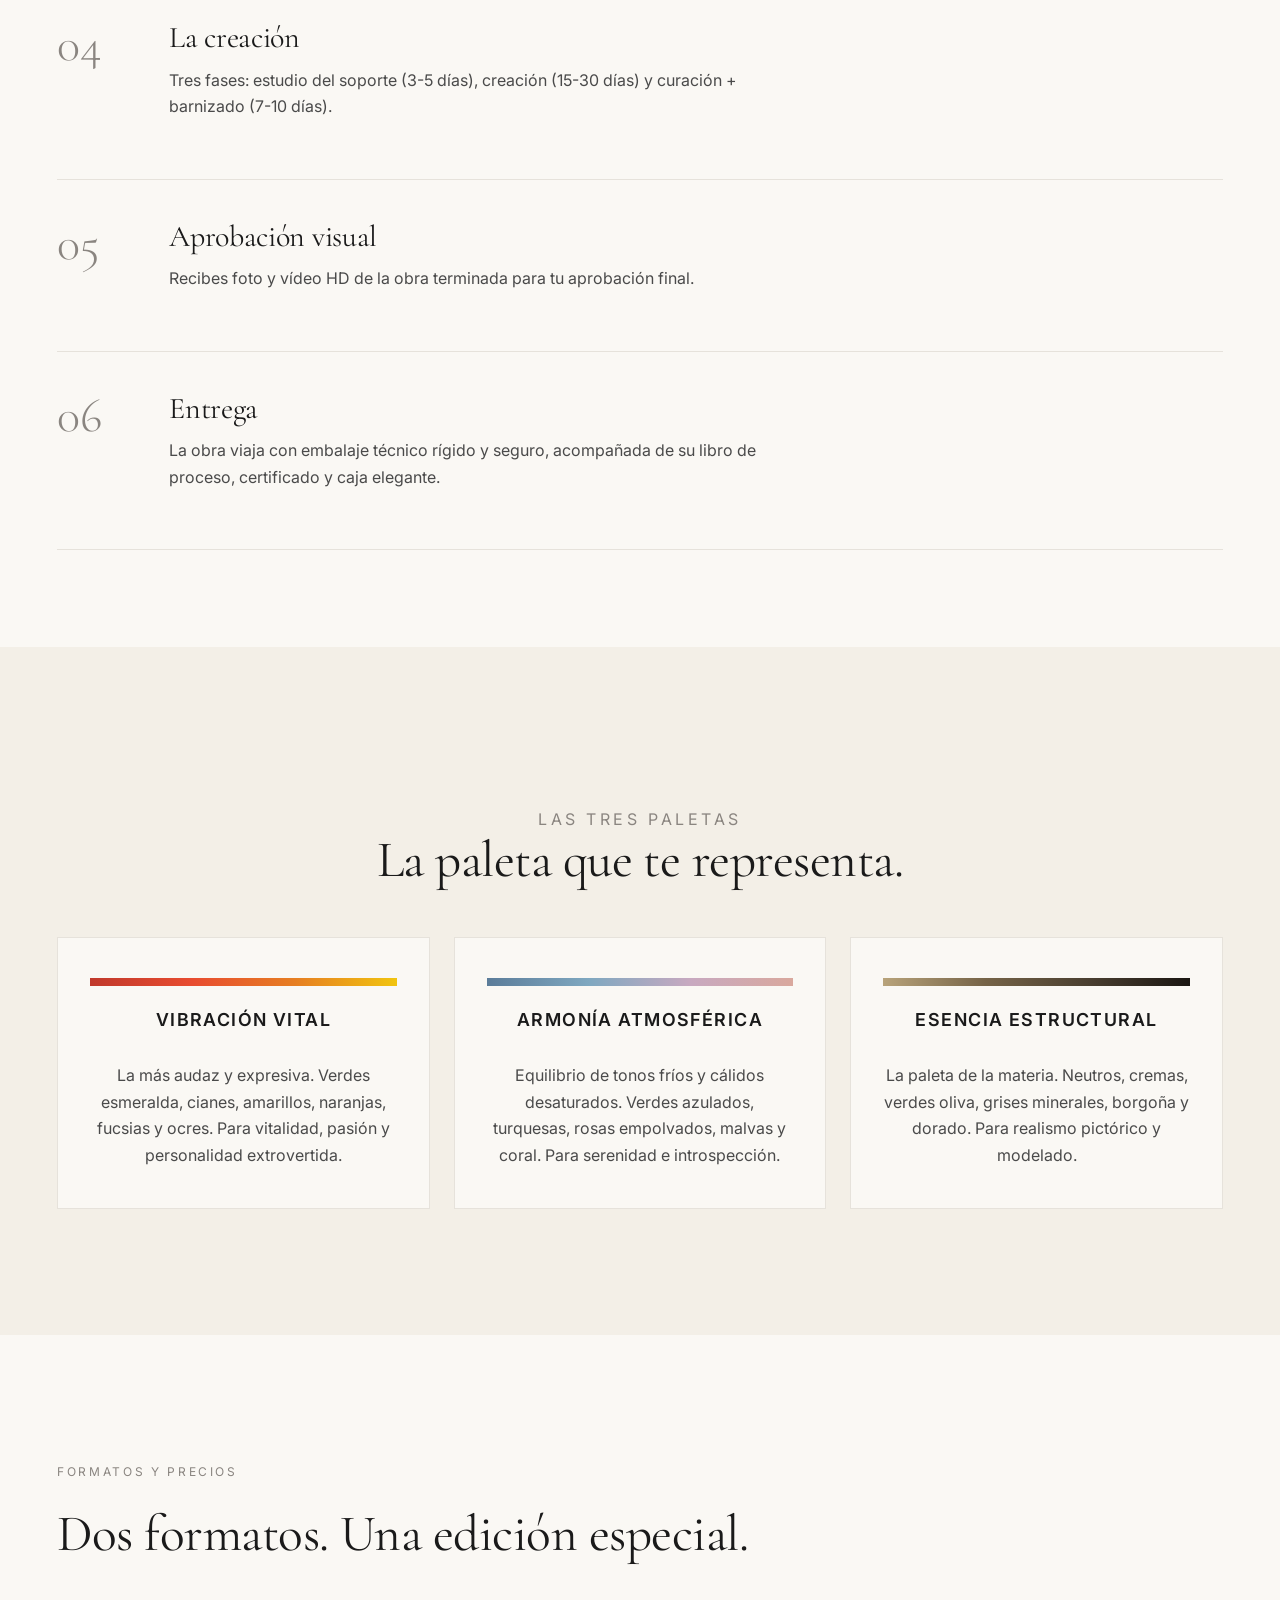
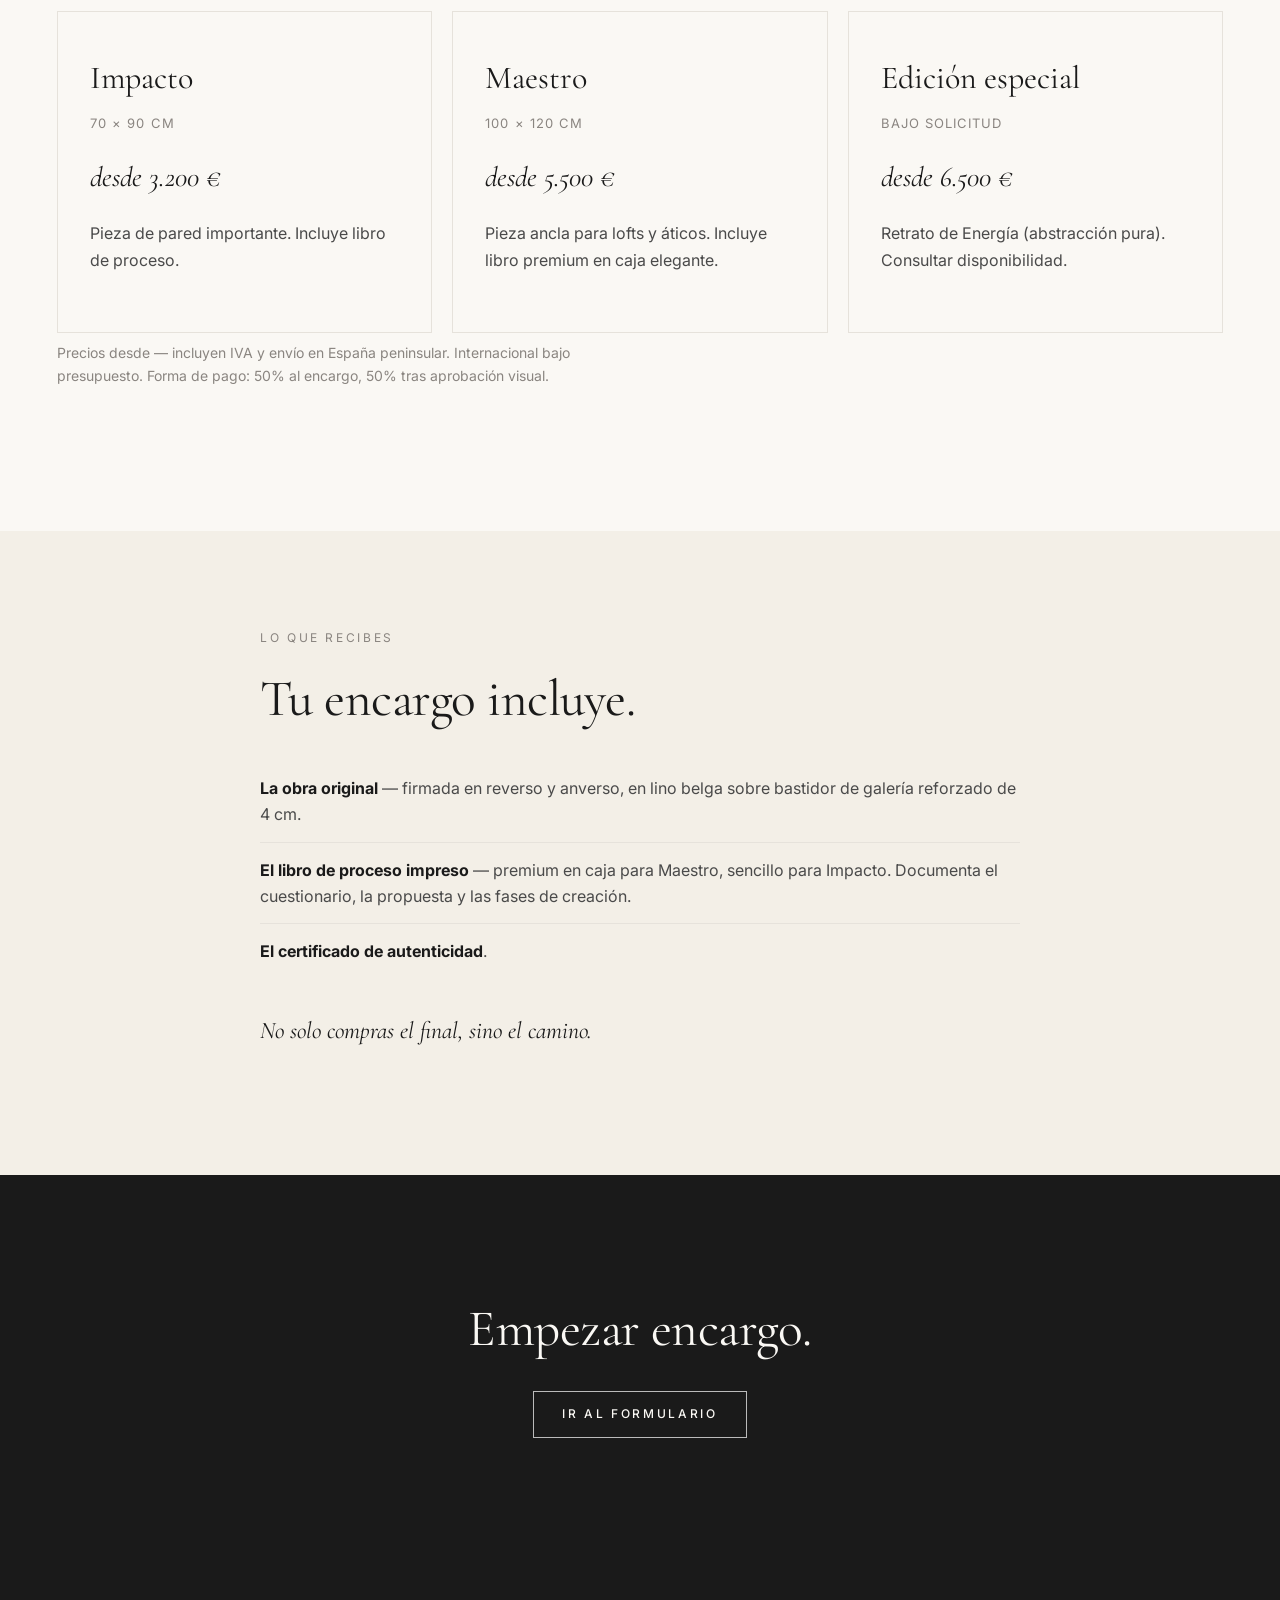
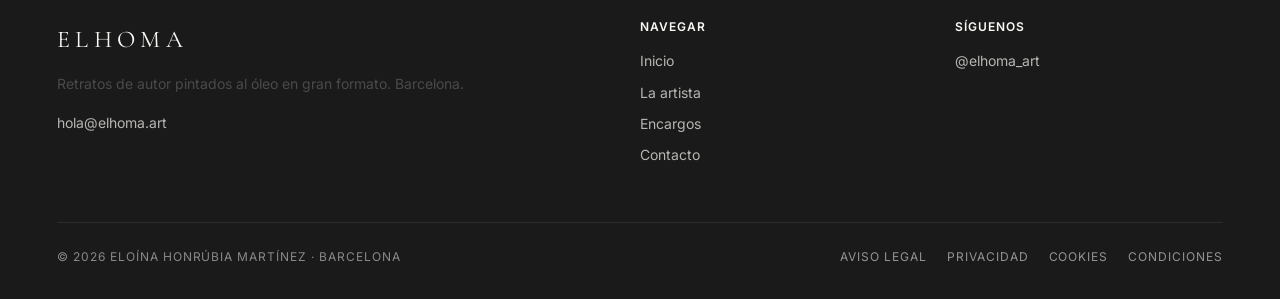
<file: encargos.html>
<!DOCTYPE html>
<html lang="es">
<head>
<meta charset="UTF-8" />
<meta name="viewport" content="width=device-width, initial-scale=1" />
<title>Encarga tu retrato · ELHOMA</title>
<meta name="description" content="Cómo encargar un retrato ELHOMA: cuestionario, tres paletas a elegir, gran formato. Pieza única con libro de proceso y certificado. Desde 3.200 €." />
<meta name="author" content="Eloína Honrúbia Martínez (ELHOMA)" />
<meta name="theme-color" content="#faf8f4" />
<meta name="robots" content="index, follow, max-image-preview:large" />

<link rel="canonical" href="https://elhoma.art/encargos.html" />

<link rel="icon" href="/favicon.ico" sizes="any" />
<link rel="icon" type="image/png" sizes="32x32" href="/assets/favicon-32.png" />
<link rel="apple-touch-icon" sizes="180x180" href="/assets/apple-touch-icon.png" />
<link rel="manifest" href="/assets/site.webmanifest" />

<meta property="og:type" content="website" />
<meta property="og:site_name" content="ELHOMA" />
<meta property="og:locale" content="es_ES" />
<meta property="og:title" content="Encarga tu retrato · ELHOMA" />
<meta property="og:description" content="Cómo encargar un retrato ELHOMA: proceso, paletas, formatos y precios. Desde 3.200 €." />
<meta property="og:url" content="https://elhoma.art/encargos.html" />
<meta property="og:image" content="https://elhoma.art/assets/og-image.png" />
<meta property="og:image:width" content="1200" />
<meta property="og:image:height" content="630" />

<meta name="twitter:card" content="summary_large_image" />
<meta name="twitter:title" content="Encarga tu retrato · ELHOMA" />
<meta name="twitter:description" content="Proceso, paletas, formatos y precios. Pieza única firmada con libro de proceso. Desde 3.200 €." />
<meta name="twitter:image" content="https://elhoma.art/assets/og-image.png" />

<link rel="preconnect" href="https://fonts.googleapis.com" />
<link rel="preconnect" href="https://fonts.gstatic.com" crossorigin />
<link href="https://fonts.googleapis.com/css2?family=Cormorant+Garamond:ital,wght@0,300;0,400;0,500;1,400&family=Inter:wght@300;400;500;600&display=swap" rel="stylesheet" />
<link rel="stylesheet" href="assets/style.css" />

<script type="application/ld+json">
{
  "@context": "https://schema.org",
  "@type": "Service",
  "serviceType": "Retrato pintado al óleo por encargo",
  "provider": { "@id": "https://elhoma.art/#artist" },
  "areaServed": { "@type": "Country", "name": "ES" },
  "offers": [
    { "@type": "Offer", "name": "Impacto · 70×90 cm", "price": "3200", "priceCurrency": "EUR" },
    { "@type": "Offer", "name": "Maestro · 100×120 cm", "price": "5500", "priceCurrency": "EUR" },
    { "@type": "Offer", "name": "Edición Especial", "price": "6500", "priceCurrency": "EUR" }
  ]
}
</script>
</head>
<body>

<header class="site-header">
  <nav class="nav" aria-label="Navegación principal">
    <a href="index.html" class="nav-brand">ELHOMA</a>
    <button class="nav-toggle" aria-label="Abrir menú" aria-expanded="false" aria-controls="menu">☰</button>
  </nav>
  <ul class="nav-links" id="menu">
    <li><a href="index.html">Inicio</a></li>
    <li><a href="artista.html">La artista</a></li>
    <li><a href="encargos.html" aria-current="page">Encargos</a></li>
    <li><a href="contacto.html">Contacto</a></li>
  </ul>
</header>

<main>

<section class="page-top">
  <div class="container medium">
    <p class="eyebrow">Encargos</p>
    <h1>Retratos individuales de autor en gran formato.</h1>
    <p class="lead mt-md">Cada pieza es única, firmada, y se entrega con su libro impreso de proceso en una caja elegante.</p>
    <p class="mt-md"><a href="contacto.html" class="btn">Empezar encargo</a></p>
  </div>
</section>

<section class="tight">
  <div class="container">
    <p class="eyebrow">El proceso</p>
    <h2>Co-construir tu retrato.</h2>

    <div class="process">

      <div class="process-step">
        <div class="process-num">01</div>
        <div class="process-body">
          <h3>Primer contacto</h3>
          <p>Escríbeme desde el formulario o por Instagram. Respondo en 48 horas con un presupuesto personalizado.</p>
        </div>
      </div>

      <div class="process-step">
        <div class="process-num">02</div>
        <div class="process-body">
          <h3>El cuestionario</h3>
          <p>Tras confirmar el encargo, recibes un cuestionario privado donde definimos la paleta cromática, el sub-tipo de composición, la personalidad del retratado en tres conceptos, y el lugar donde vivirá la obra.</p>
        </div>
      </div>

      <div class="process-step">
        <div class="process-num">03</div>
        <div class="process-body">
          <h3>La propuesta</h3>
          <p>Con tus respuestas elaboro la dirección artística de tu pieza y te la confirmo antes de empezar.</p>
        </div>
      </div>

      <div class="process-step">
        <div class="process-num">04</div>
        <div class="process-body">
          <h3>La creación</h3>
          <p>Tres fases: estudio del soporte (3-5 días), creación (15-30 días) y curación + barnizado (7-10 días).</p>
        </div>
      </div>

      <div class="process-step">
        <div class="process-num">05</div>
        <div class="process-body">
          <h3>Aprobación visual</h3>
          <p>Recibes foto y vídeo HD de la obra terminada para tu aprobación final.</p>
        </div>
      </div>

      <div class="process-step">
        <div class="process-num">06</div>
        <div class="process-body">
          <h3>Entrega</h3>
          <p>La obra viaja con embalaje técnico rígido y seguro, acompañada de su libro de proceso, certificado y caja elegante.</p>
        </div>
      </div>

    </div>
  </div>
</section>

<section class="manifesto">
  <div class="container center">
    <p class="eyebrow">Las tres paletas</p>
    <h2>La paleta que te representa.</h2>
    <div class="palettes">
      <div class="palette">
        <div class="palette-swatch vital"></div>
        <h4>Vibración Vital</h4>
        <p>La más audaz y expresiva. Verdes esmeralda, cianes, amarillos, naranjas, fucsias y ocres. Para vitalidad, pasión y personalidad extrovertida.</p>
      </div>
      <div class="palette">
        <div class="palette-swatch atmos"></div>
        <h4>Armonía Atmosférica</h4>
        <p>Equilibrio de tonos fríos y cálidos desaturados. Verdes azulados, turquesas, rosas empolvados, malvas y coral. Para serenidad e introspección.</p>
      </div>
      <div class="palette">
        <div class="palette-swatch estruct"></div>
        <h4>Esencia Estructural</h4>
        <p>La paleta de la materia. Neutros, cremas, verdes oliva, grises minerales, borgoña y dorado. Para realismo pictórico y modelado.</p>
      </div>
    </div>
  </div>
</section>

<section>
  <div class="container">
    <p class="eyebrow">Formatos y precios</p>
    <h2>Dos formatos. Una edición especial.</h2>

    <div class="formats">
      <div class="format">
        <div class="format-name">Impacto</div>
        <div class="format-size">70 × 90 cm</div>
        <div class="format-price">desde 3.200&nbsp;€</div>
        <p>Pieza de pared importante. Incluye libro de proceso.</p>
      </div>
      <div class="format">
        <div class="format-name">Maestro</div>
        <div class="format-size">100 × 120 cm</div>
        <div class="format-price">desde 5.500&nbsp;€</div>
        <p>Pieza ancla para lofts y áticos. Incluye libro premium en caja elegante.</p>
      </div>
      <div class="format">
        <div class="format-name">Edición especial</div>
        <div class="format-size">Bajo solicitud</div>
        <div class="format-price">desde 6.500&nbsp;€</div>
        <p>Retrato de Energía (abstracción pura). Consultar disponibilidad.</p>
      </div>
    </div>

    <p class="form-help mt-md">Precios desde — incluyen IVA y envío en España peninsular. Internacional bajo presupuesto. Forma de pago: 50% al encargo, 50% tras aprobación visual.</p>
  </div>
</section>

<section class="tight bg-alt">
  <div class="container narrow">
    <p class="eyebrow">Lo que recibes</p>
    <h2>Tu encargo incluye.</h2>
    <ul class="clean">
      <li><strong class="ink">La obra original</strong> — firmada en reverso y anverso, en lino belga sobre bastidor de galería reforzado de 4 cm.</li>
      <li><strong class="ink">El libro de proceso impreso</strong> — premium en caja para Maestro, sencillo para Impacto. Documenta el cuestionario, la propuesta y las fases de creación.</li>
      <li><strong class="ink">El certificado de autenticidad</strong>.</li>
    </ul>
    <p class="pull-quote mt-md">No solo compras el final, sino el camino.</p>
  </div>
</section>

<section class="cta-final">
  <div class="container">
    <h2>Empezar encargo.</h2>
    <a href="contacto.html" class="btn btn-light">Ir al formulario</a>
  </div>
</section>

</main>

<footer class="footer">
  <div class="footer-grid">
    <div>
      <div class="footer-brand">ELHOMA</div>
      <p>Retratos de autor pintados al óleo en gran formato. Barcelona.</p>
      <p class="mt-sm"><a href="mailto:hola@elhoma.art">hola@elhoma.art</a></p>
    </div>
    <div>
      <h4>Navegar</h4>
      <ul>
        <li><a href="index.html">Inicio</a></li>
        <li><a href="artista.html">La artista</a></li>
        <li><a href="encargos.html">Encargos</a></li>
        <li><a href="contacto.html">Contacto</a></li>
      </ul>
    </div>
    <div>
      <h4>Síguenos</h4>
      <ul>
        <li><a href="https://www.instagram.com/elhoma_art/" target="_blank" rel="noopener">@elhoma_art</a></li>
      </ul>
    </div>
  </div>
  <div class="footer-bottom">
    <span>© 2026 Eloína Honrúbia Martínez · Barcelona</span>
    <div class="footer-legal">
      <a href="aviso-legal.html">Aviso legal</a>
      <a href="privacidad.html">Privacidad</a>
      <a href="cookies.html">Cookies</a>
      <a href="condiciones.html">Condiciones</a>
    </div>
  </div>
</footer>

<script src="assets/script.js"></script>
</body>
</html>
</file>
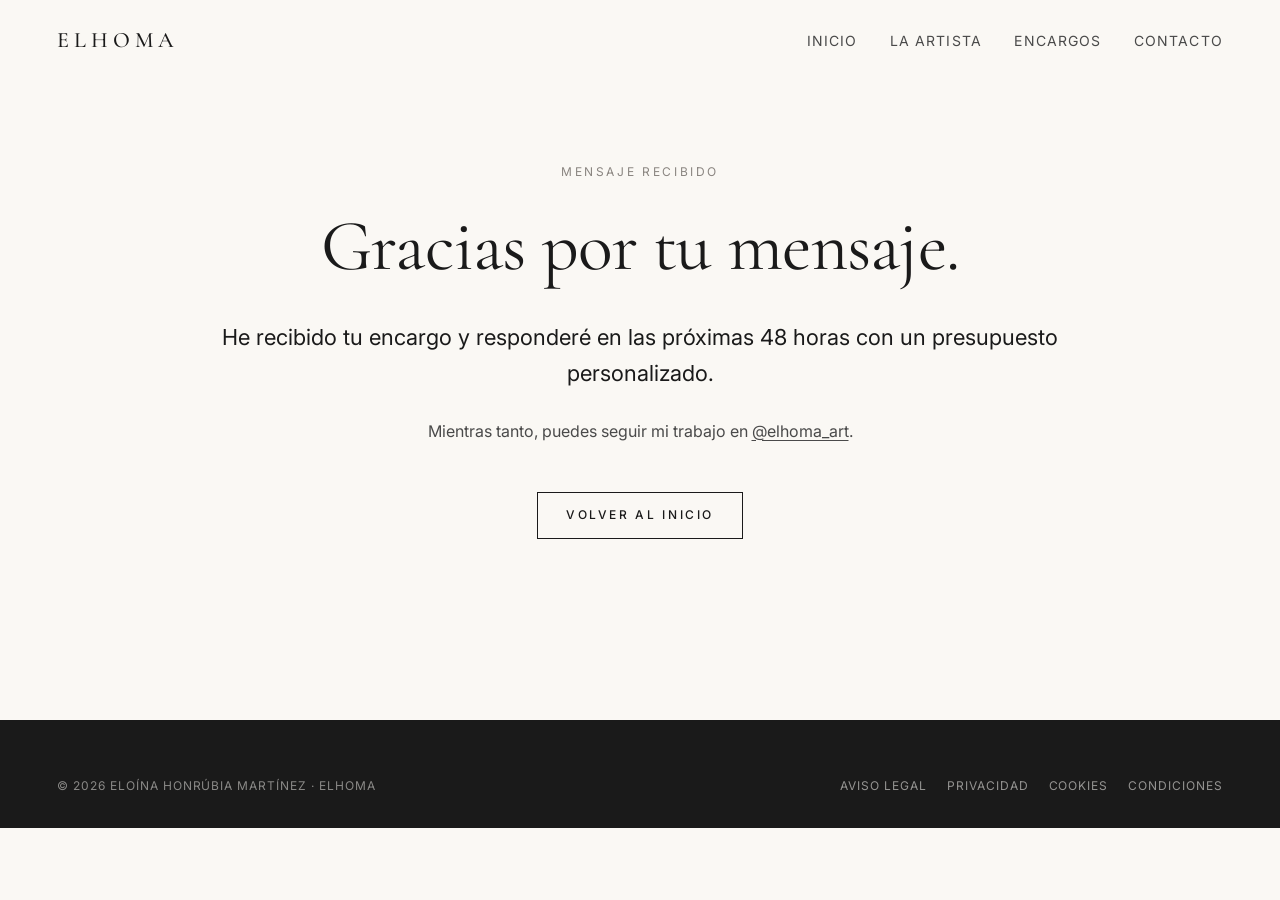
<file: gracias.html>
<!DOCTYPE html>
<html lang="es">
<head>
<meta charset="UTF-8" />
<meta name="viewport" content="width=device-width, initial-scale=1" />
<title>Gracias · ELHOMA</title>
<meta name="robots" content="noindex" />
<meta name="theme-color" content="#faf8f4" />

<link rel="icon" href="/favicon.ico" sizes="any" />
<link rel="icon" type="image/png" sizes="32x32" href="/assets/favicon-32.png" />
<link rel="apple-touch-icon" sizes="180x180" href="/assets/apple-touch-icon.png" />
<link rel="manifest" href="/assets/site.webmanifest" />

<link rel="preconnect" href="https://fonts.googleapis.com" />
<link rel="preconnect" href="https://fonts.gstatic.com" crossorigin />
<link href="https://fonts.googleapis.com/css2?family=Cormorant+Garamond:ital,wght@0,300;0,400;0,500;1,400&family=Inter:wght@300;400;500;600&display=swap" rel="stylesheet" />
<link rel="stylesheet" href="assets/style.css" />
</head>
<body>

<header class="site-header">
  <nav class="nav" aria-label="Navegación principal">
    <a href="index.html" class="nav-brand">ELHOMA</a>
    <button class="nav-toggle" aria-label="Abrir menú" aria-expanded="false" aria-controls="menu">☰</button>
  </nav>
  <ul class="nav-links" id="menu">
    <li><a href="index.html">Inicio</a></li>
    <li><a href="artista.html">La artista</a></li>
    <li><a href="encargos.html">Encargos</a></li>
    <li><a href="contacto.html">Contacto</a></li>
  </ul>
</header>

<main>

<section class="thanks">
  <div class="container">
    <p class="eyebrow">Mensaje recibido</p>
    <h1>Gracias por tu mensaje.</h1>
    <p class="lead">He recibido tu encargo y responderé en las próximas 48 horas con un presupuesto personalizado.</p>
    <p>Mientras tanto, puedes seguir mi trabajo en <a href="https://www.instagram.com/elhoma_art/" target="_blank" rel="noopener" class="link-underline">@elhoma_art</a>.</p>
    <p class="mt-lg"><a href="index.html" class="btn">Volver al inicio</a></p>
  </div>
</section>

</main>

<footer class="footer">
  <div class="footer-bottom footer-bottom-flat">
    <span>© 2026 Eloína Honrúbia Martínez · ELHOMA</span>
    <div class="footer-legal">
      <a href="aviso-legal.html">Aviso legal</a>
      <a href="privacidad.html">Privacidad</a>
      <a href="cookies.html">Cookies</a>
      <a href="condiciones.html">Condiciones</a>
    </div>
  </div>
</footer>

<script src="assets/script.js"></script>
</body>
</html>
</file>
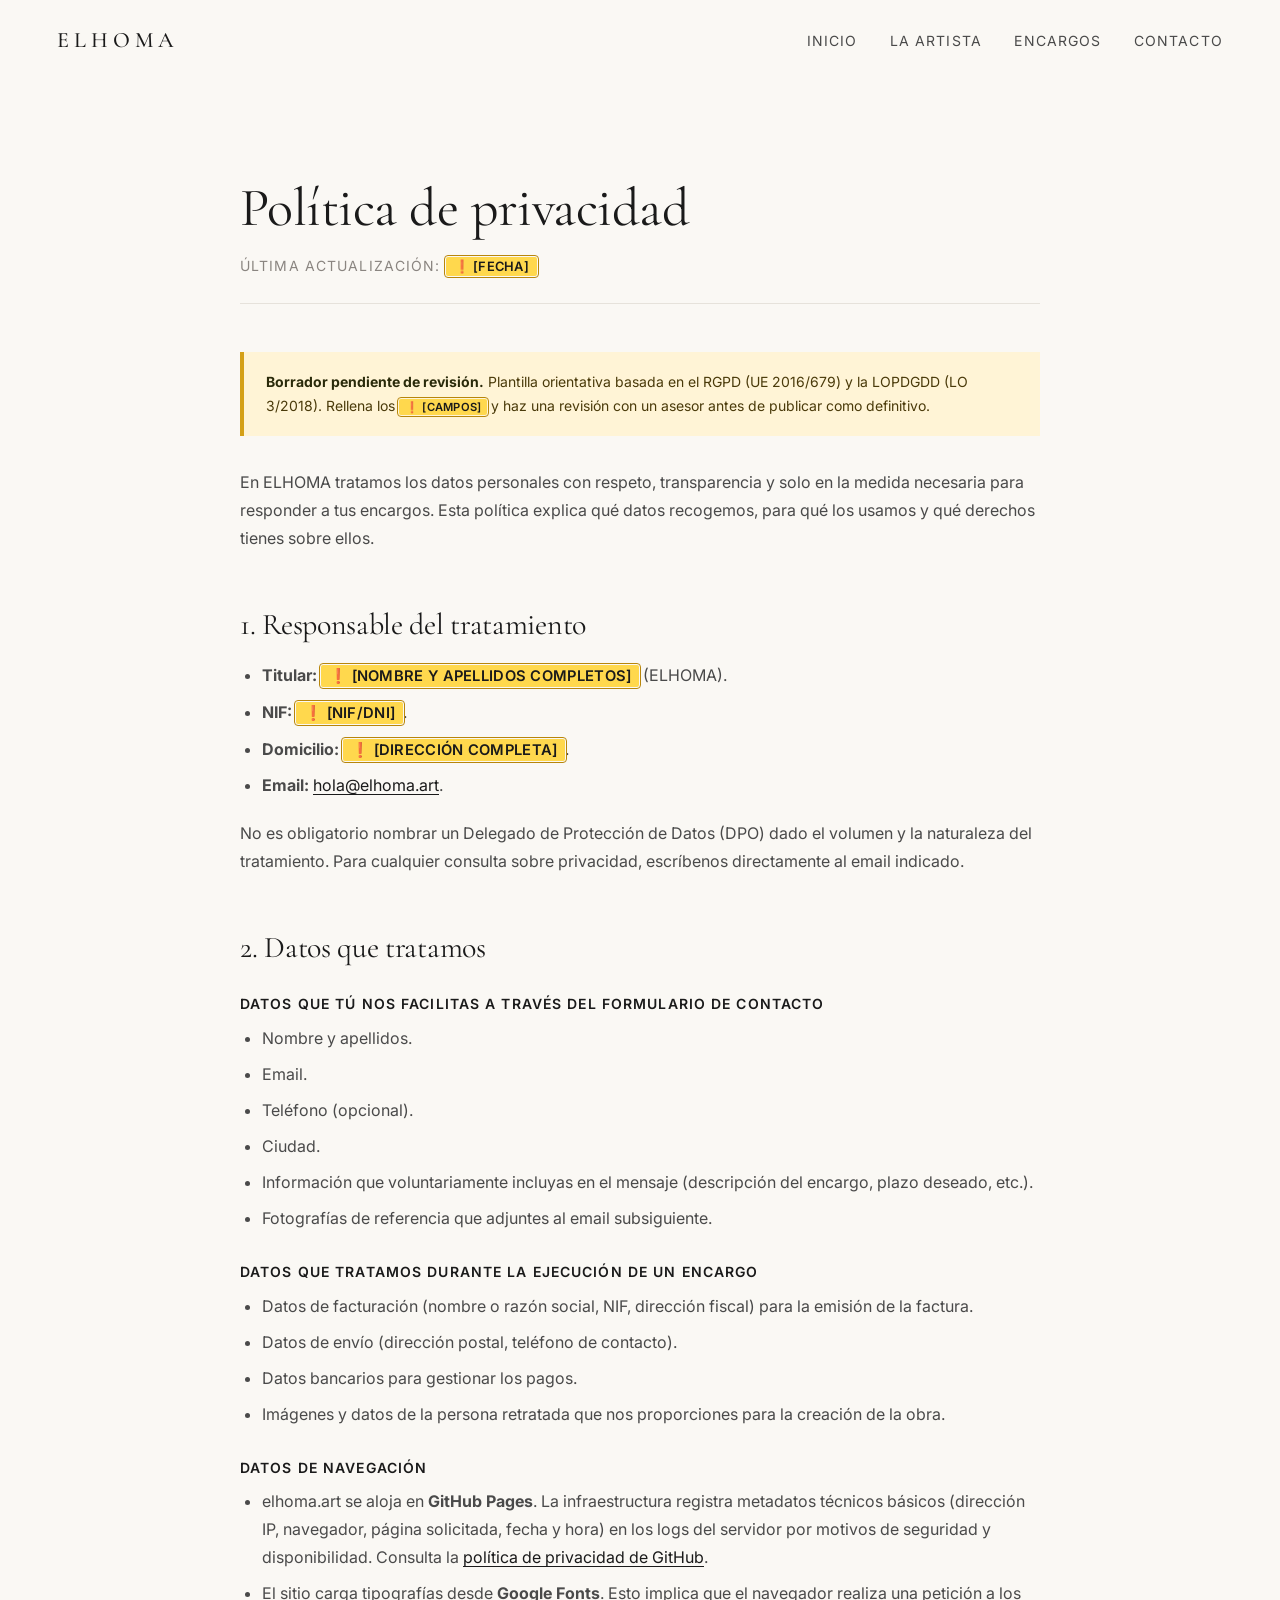
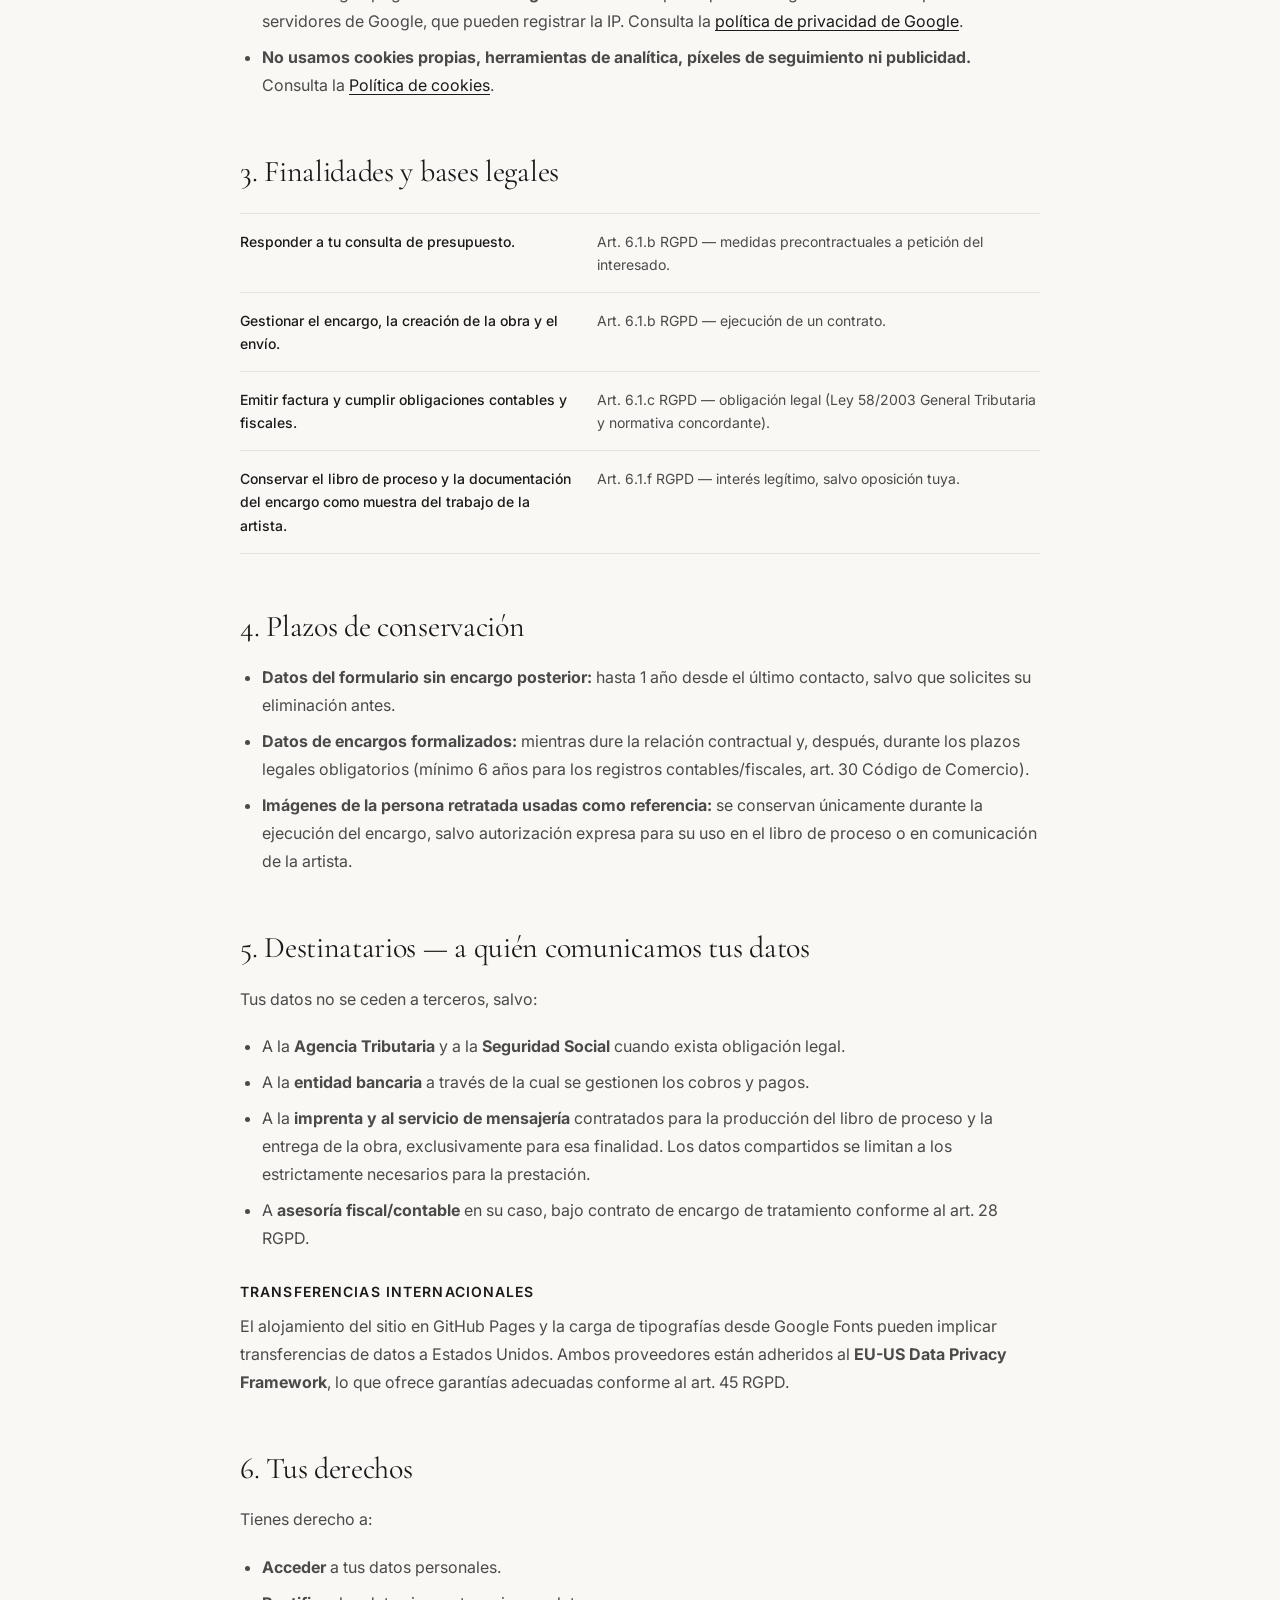
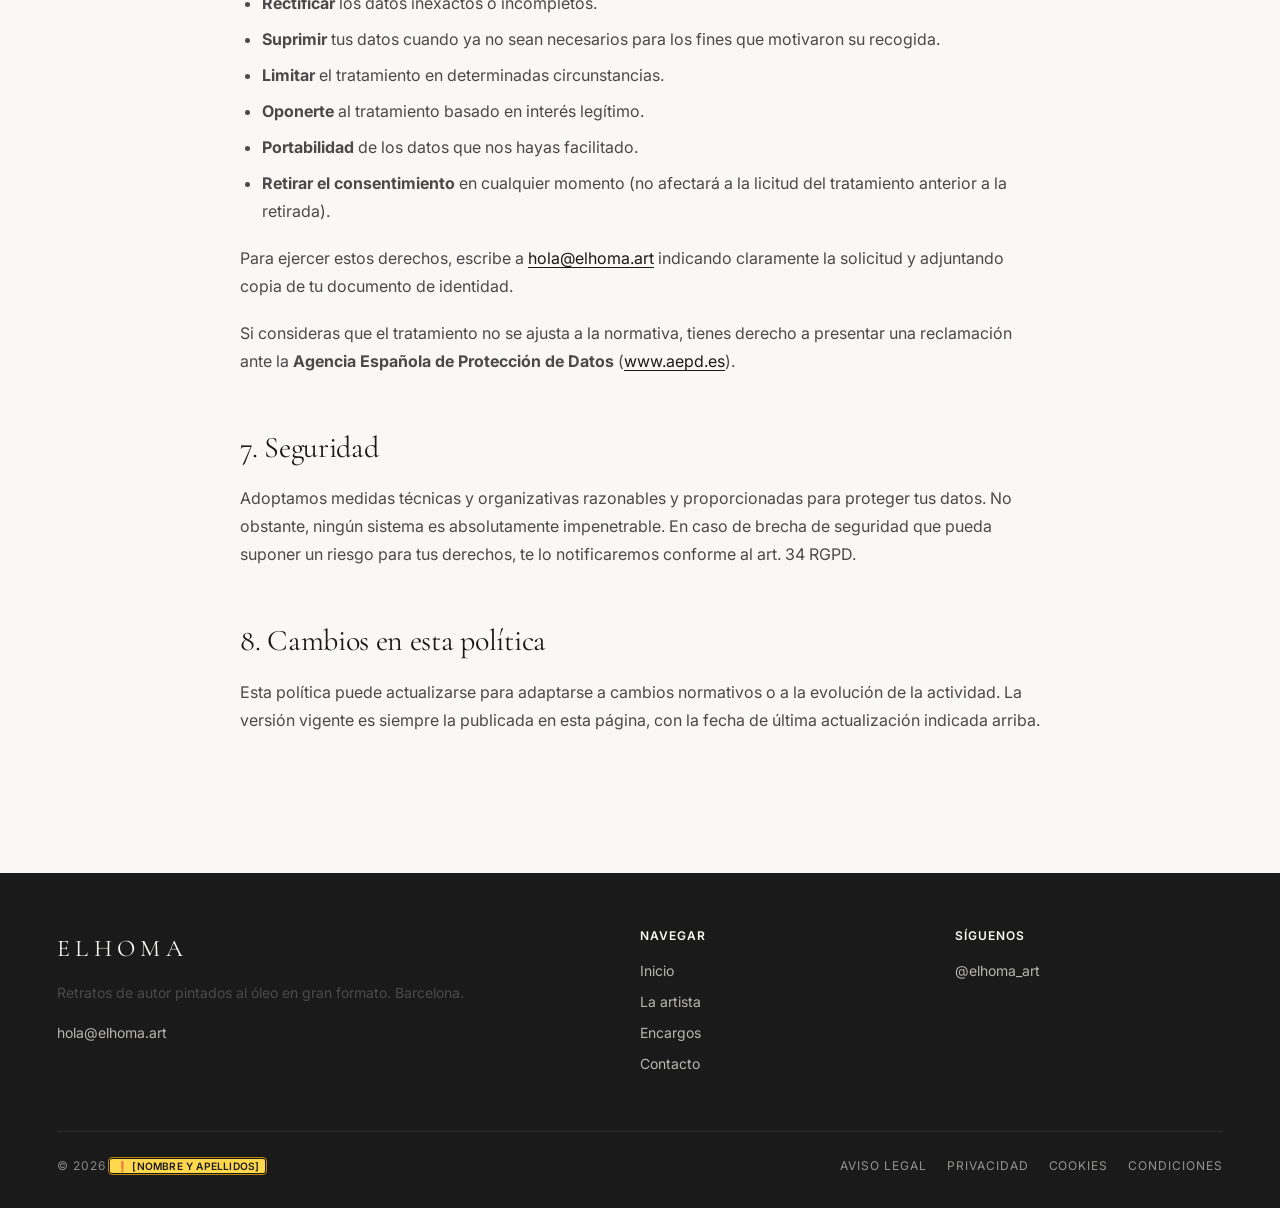
<file: privacidad.html>
<!DOCTYPE html>
<html lang="es">
<head>
<meta charset="UTF-8" />
<meta name="viewport" content="width=device-width, initial-scale=1" />
<title>Política de privacidad · ELHOMA</title>
<meta name="description" content="Cómo tratamos tus datos personales en elhoma.art, según el RGPD y la LOPDGDD." />
<meta name="robots" content="noindex" />
<meta name="theme-color" content="#faf8f4" />

<link rel="canonical" href="https://elhoma.art/privacidad.html" />
<link rel="icon" href="/favicon.ico" sizes="any" />
<link rel="icon" type="image/png" sizes="32x32" href="/assets/favicon-32.png" />
<link rel="apple-touch-icon" sizes="180x180" href="/assets/apple-touch-icon.png" />
<link rel="manifest" href="/assets/site.webmanifest" />

<link rel="preconnect" href="https://fonts.googleapis.com" />
<link rel="preconnect" href="https://fonts.gstatic.com" crossorigin />
<link href="https://fonts.googleapis.com/css2?family=Cormorant+Garamond:ital,wght@0,300;0,400;0,500;1,400&family=Inter:wght@300;400;500;600&display=swap" rel="stylesheet" />
<link rel="stylesheet" href="assets/style.css" />
</head>
<body>

<header class="site-header">
  <nav class="nav" aria-label="Navegación principal">
    <a href="index.html" class="nav-brand">ELHOMA</a>
    <button class="nav-toggle" aria-label="Abrir menú" aria-expanded="false" aria-controls="menu">☰</button>
  </nav>
  <ul class="nav-links" id="menu">
    <li><a href="index.html">Inicio</a></li>
    <li><a href="artista.html">La artista</a></li>
    <li><a href="encargos.html">Encargos</a></li>
    <li><a href="contacto.html">Contacto</a></li>
  </ul>
</header>

<main>
<section class="legal">
  <div class="container">

    <h1>Política de privacidad</h1>
    <p class="updated">Última actualización: <mark class="ph">[FECHA]</mark></p>

    <div class="warning">
      <strong>Borrador pendiente de revisión.</strong> Plantilla orientativa basada en el RGPD (UE 2016/679) y la LOPDGDD (LO 3/2018). Rellena los <mark class="ph xs">[CAMPOS]</mark> y haz una revisión con un asesor antes de publicar como definitivo.
    </div>

    <p>En ELHOMA tratamos los datos personales con respeto, transparencia y solo en la medida necesaria para responder a tus encargos. Esta política explica qué datos recogemos, para qué los usamos y qué derechos tienes sobre ellos.</p>

    <h2>1. Responsable del tratamiento</h2>

    <ul>
      <li><strong>Titular:</strong> <mark class="ph">[NOMBRE Y APELLIDOS COMPLETOS]</mark> (ELHOMA).</li>
      <li><strong>NIF:</strong> <mark class="ph">[NIF/DNI]</mark>.</li>
      <li><strong>Domicilio:</strong> <mark class="ph">[DIRECCIÓN COMPLETA]</mark>.</li>
      <li><strong>Email:</strong> <a href="mailto:hola@elhoma.art">hola@elhoma.art</a>.</li>
    </ul>

    <p>No es obligatorio nombrar un Delegado de Protección de Datos (DPO) dado el volumen y la naturaleza del tratamiento. Para cualquier consulta sobre privacidad, escríbenos directamente al email indicado.</p>

    <h2>2. Datos que tratamos</h2>

    <h3>Datos que tú nos facilitas a través del formulario de contacto</h3>
    <ul>
      <li>Nombre y apellidos.</li>
      <li>Email.</li>
      <li>Teléfono (opcional).</li>
      <li>Ciudad.</li>
      <li>Información que voluntariamente incluyas en el mensaje (descripción del encargo, plazo deseado, etc.).</li>
      <li>Fotografías de referencia que adjuntes al email subsiguiente.</li>
    </ul>

    <h3>Datos que tratamos durante la ejecución de un encargo</h3>
    <ul>
      <li>Datos de facturación (nombre o razón social, NIF, dirección fiscal) para la emisión de la factura.</li>
      <li>Datos de envío (dirección postal, teléfono de contacto).</li>
      <li>Datos bancarios para gestionar los pagos.</li>
      <li>Imágenes y datos de la persona retratada que nos proporciones para la creación de la obra.</li>
    </ul>

    <h3>Datos de navegación</h3>
    <ul>
      <li>elhoma.art se aloja en <strong>GitHub Pages</strong>. La infraestructura registra metadatos técnicos básicos (dirección IP, navegador, página solicitada, fecha y hora) en los logs del servidor por motivos de seguridad y disponibilidad. Consulta la <a href="https://docs.github.com/en/site-policy/privacy-policies/github-general-privacy-statement" target="_blank" rel="noopener">política de privacidad de GitHub</a>.</li>
      <li>El sitio carga tipografías desde <strong>Google Fonts</strong>. Esto implica que el navegador realiza una petición a los servidores de Google, que pueden registrar la IP. Consulta la <a href="https://policies.google.com/privacy" target="_blank" rel="noopener">política de privacidad de Google</a>.</li>
      <li><strong>No usamos cookies propias, herramientas de analítica, píxeles de seguimiento ni publicidad.</strong> Consulta la <a href="cookies.html">Política de cookies</a>.</li>
    </ul>

    <h2>3. Finalidades y bases legales</h2>

    <div class="finalidades">
      <div class="finalidad">
        <div class="finalidad-q">Responder a tu consulta de presupuesto.</div>
        <div class="finalidad-a">Art. 6.1.b RGPD — medidas precontractuales a petición del interesado.</div>
      </div>
      <div class="finalidad">
        <div class="finalidad-q">Gestionar el encargo, la creación de la obra y el envío.</div>
        <div class="finalidad-a">Art. 6.1.b RGPD — ejecución de un contrato.</div>
      </div>
      <div class="finalidad">
        <div class="finalidad-q">Emitir factura y cumplir obligaciones contables y fiscales.</div>
        <div class="finalidad-a">Art. 6.1.c RGPD — obligación legal (Ley 58/2003 General Tributaria y normativa concordante).</div>
      </div>
      <div class="finalidad">
        <div class="finalidad-q">Conservar el libro de proceso y la documentación del encargo como muestra del trabajo de la artista.</div>
        <div class="finalidad-a">Art. 6.1.f RGPD — interés legítimo, salvo oposición tuya.</div>
      </div>
    </div>

    <h2>4. Plazos de conservación</h2>

    <ul>
      <li><strong>Datos del formulario sin encargo posterior:</strong> hasta 1 año desde el último contacto, salvo que solicites su eliminación antes.</li>
      <li><strong>Datos de encargos formalizados:</strong> mientras dure la relación contractual y, después, durante los plazos legales obligatorios (mínimo 6 años para los registros contables/fiscales, art. 30 Código de Comercio).</li>
      <li><strong>Imágenes de la persona retratada usadas como referencia:</strong> se conservan únicamente durante la ejecución del encargo, salvo autorización expresa para su uso en el libro de proceso o en comunicación de la artista.</li>
    </ul>

    <h2>5. Destinatarios — a quién comunicamos tus datos</h2>

    <p>Tus datos no se ceden a terceros, salvo:</p>
    <ul>
      <li>A la <strong>Agencia Tributaria</strong> y a la <strong>Seguridad Social</strong> cuando exista obligación legal.</li>
      <li>A la <strong>entidad bancaria</strong> a través de la cual se gestionen los cobros y pagos.</li>
      <li>A la <strong>imprenta y al servicio de mensajería</strong> contratados para la producción del libro de proceso y la entrega de la obra, exclusivamente para esa finalidad. Los datos compartidos se limitan a los estrictamente necesarios para la prestación.</li>
      <li>A <strong>asesoría fiscal/contable</strong> en su caso, bajo contrato de encargo de tratamiento conforme al art. 28 RGPD.</li>
    </ul>

    <h3>Transferencias internacionales</h3>
    <p>El alojamiento del sitio en GitHub Pages y la carga de tipografías desde Google Fonts pueden implicar transferencias de datos a Estados Unidos. Ambos proveedores están adheridos al <strong>EU-US Data Privacy Framework</strong>, lo que ofrece garantías adecuadas conforme al art. 45 RGPD.</p>

    <h2>6. Tus derechos</h2>

    <p>Tienes derecho a:</p>
    <ul>
      <li><strong>Acceder</strong> a tus datos personales.</li>
      <li><strong>Rectificar</strong> los datos inexactos o incompletos.</li>
      <li><strong>Suprimir</strong> tus datos cuando ya no sean necesarios para los fines que motivaron su recogida.</li>
      <li><strong>Limitar</strong> el tratamiento en determinadas circunstancias.</li>
      <li><strong>Oponerte</strong> al tratamiento basado en interés legítimo.</li>
      <li><strong>Portabilidad</strong> de los datos que nos hayas facilitado.</li>
      <li><strong>Retirar el consentimiento</strong> en cualquier momento (no afectará a la licitud del tratamiento anterior a la retirada).</li>
    </ul>

    <p>Para ejercer estos derechos, escribe a <a href="mailto:hola@elhoma.art">hola@elhoma.art</a> indicando claramente la solicitud y adjuntando copia de tu documento de identidad.</p>

    <p>Si consideras que el tratamiento no se ajusta a la normativa, tienes derecho a presentar una reclamación ante la <strong>Agencia Española de Protección de Datos</strong> (<a href="https://www.aepd.es" target="_blank" rel="noopener">www.aepd.es</a>).</p>

    <h2>7. Seguridad</h2>

    <p>Adoptamos medidas técnicas y organizativas razonables y proporcionadas para proteger tus datos. No obstante, ningún sistema es absolutamente impenetrable. En caso de brecha de seguridad que pueda suponer un riesgo para tus derechos, te lo notificaremos conforme al art. 34 RGPD.</p>

    <h2>8. Cambios en esta política</h2>

    <p>Esta política puede actualizarse para adaptarse a cambios normativos o a la evolución de la actividad. La versión vigente es siempre la publicada en esta página, con la fecha de última actualización indicada arriba.</p>

  </div>
</section>
</main>

<footer class="footer">
  <div class="footer-grid">
    <div>
      <div class="footer-brand">ELHOMA</div>
      <p>Retratos de autor pintados al óleo en gran formato. Barcelona.</p>
      <p class="mt-sm"><a href="mailto:hola@elhoma.art">hola@elhoma.art</a></p>
    </div>
    <div>
      <h4>Navegar</h4>
      <ul>
        <li><a href="index.html">Inicio</a></li>
        <li><a href="artista.html">La artista</a></li>
        <li><a href="encargos.html">Encargos</a></li>
        <li><a href="contacto.html">Contacto</a></li>
      </ul>
    </div>
    <div>
      <h4>Síguenos</h4>
      <ul>
        <li><a href="https://www.instagram.com/elhoma_art/" target="_blank" rel="noopener">@elhoma_art</a></li>
      </ul>
    </div>
  </div>
  <div class="footer-bottom">
    <span>© 2026 <mark class="ph sm">[NOMBRE Y APELLIDOS]</mark></span>
    <div class="footer-legal">
      <a href="aviso-legal.html">Aviso legal</a>
      <a href="privacidad.html">Privacidad</a>
      <a href="cookies.html">Cookies</a>
      <a href="condiciones.html">Condiciones</a>
    </div>
  </div>
</footer>

<script src="assets/script.js"></script>
</body>
</html>
</file>
<file: assets/style.css>
/* ELHOMA · Sistema visual responsive
 *
 * Breakpoints estándar:
 *   xs:  max-width 479px   móvil estrecho
 *   sm:  max-width 719px   móvil
 *   md:  max-width 1023px  tablet
 *   lg:  min-width 1024px  desktop (default)
 */

:root {
  /* Color */
  --bg: #faf8f4;
  --bg-alt: #f3efe7;
  --ink: #1a1a1a;
  --ink-soft: #4a4a4a;
  --ink-mute: #8a8580;
  --line: #e6e2db;
  --accent: #8b7355;
  --vital: #c0392b;
  --atmos: #5b7c99;
  --estruct: #8a7a5c;

  /* Layout */
  --max: 1240px;
  --max-narrow: 760px;
  --max-medium: 880px;
  --max-form: 720px;
  --pad-x: clamp(18px, 4vw + 6px, 64px);

  /* Tipografía */
  --serif: "Cormorant Garamond", "Times New Roman", serif;
  --sans: "Inter", -apple-system, BlinkMacSystemFont, "Segoe UI", sans-serif;
  --tracking-wide: 0.22em;
  --tracking-mid: 0.08em;

  /* Escala fluida (interpola entre 360px y 1280px de viewport) */
  --fs-micro:      clamp(11px, 0.15vw + 10.5px, 12px);
  --fs-small:      clamp(13px, 0.2vw + 12.3px, 14px);
  --fs-body:       clamp(15px, 0.15vw + 14.5px, 16px);
  --fs-lead:       clamp(17px, 0.6vw + 15.4px, 22px);
  --fs-h4:         clamp(15px, 0.3vw + 14px, 18px);
  --fs-h3:         clamp(22px, 0.9vw + 19px, 30px);
  --fs-h2:         clamp(28px, 2.6vw + 18px, 56px);
  --fs-h1:         clamp(36px, 4vw + 22px, 72px);
  --fs-hero:       clamp(44px, 8vw + 16px, 120px);
  --fs-manifesto:  clamp(24px, 2.2vw + 16px, 44px);
  --fs-pull:       clamp(18px, 0.6vw + 16px, 24px);

  /* Spacing */
  --sp-section:        clamp(72px, 8vw + 24px, 140px);
  --sp-section-tight:  clamp(56px, 6vw + 20px, 100px);
  --sp-page-top:       clamp(110px, 10vw + 50px, 200px);
}

*, *::before, *::after { box-sizing: border-box; margin: 0; padding: 0; }

html { scroll-behavior: smooth; -webkit-text-size-adjust: 100%; }

body {
  font-family: var(--sans);
  font-size: var(--fs-body);
  line-height: 1.65;
  color: var(--ink);
  background: var(--bg);
  -webkit-font-smoothing: antialiased;
  text-rendering: optimizeLegibility;
  overflow-x: hidden;
}
body.nav-open { overflow: hidden; }

img, video { max-width: 100%; display: block; height: auto; }
a { color: inherit; text-decoration: none; }

/* ---------- Utilidades ---------- */

.center, .center-text { text-align: center; }
.mt-sm { margin-top: 16px; }
.mt-md { margin-top: 32px; }
.mt-lg { margin-top: 48px; }
.mt-xl { margin-top: 56px; }
.no-pt { padding-top: 0 !important; }
.link-underline { text-decoration: underline; text-underline-offset: 3px; }
.footer-bottom-flat { margin-top: 0 !important; border: none !important; padding-top: 0 !important; }

.container { max-width: var(--max); margin: 0 auto; }
.container.narrow { max-width: var(--max-narrow); }
.container.medium { max-width: var(--max-medium); }
.container.form   { max-width: var(--max-form); }

.bg-alt { background: var(--bg-alt); }

.pull-quote {
  font-family: var(--serif);
  font-size: var(--fs-pull);
  font-style: italic;
  color: var(--ink);
  margin-top: 32px;
}

.ink { color: var(--ink); }

/* ---------- Nav ---------- */

/* .site-header: barra superior fija. NO usar backdrop-filter aqui — lo hace ::before. */
.site-header {
  position: fixed;
  top: 0; left: 0; right: 0;
  z-index: 100;
  display: flex;
  align-items: center;
  justify-content: space-between;
  padding: 22px var(--pad-x);
  transition: padding .3s ease;
}
.site-header::before {
  content: "";
  position: absolute;
  inset: 0;
  z-index: -1;
  background: rgba(250, 248, 244, 0);
  border-bottom: 1px solid transparent;
  transition: background .3s ease, border-color .3s ease;
  pointer-events: none;
}
.site-header.is-scrolled { padding: 14px var(--pad-x); }
.site-header.is-scrolled::before {
  background: rgba(250, 248, 244, 0.94);
  backdrop-filter: blur(8px);
  -webkit-backdrop-filter: blur(8px);
  border-bottom-color: var(--line);
}

/* .nav es solo semantica (lleva el brand + toggle). display:contents para que sus
   hijos participen en el flex del .site-header, sin agregar layout propio. */
.nav { display: contents; }

body.has-dark-hero .site-header:not(.is-scrolled) .nav-brand,
body.has-dark-hero .site-header:not(.is-scrolled) .nav-links a {
  color: rgba(250, 248, 244, 0.92);
}
body.has-dark-hero .site-header:not(.is-scrolled) .nav-links a:hover,
body.has-dark-hero .site-header:not(.is-scrolled) .nav-links a[aria-current="page"] {
  color: #fff;
}
body.has-dark-hero .site-header:not(.is-scrolled) .nav-links a[aria-current="page"]::after {
  background: rgba(250, 248, 244, 0.7);
}
body.has-dark-hero .site-header:not(.is-scrolled) .nav-toggle { color: #faf8f4; }

.nav-brand {
  font-family: var(--serif);
  font-size: clamp(20px, 0.4vw + 18px, 22px);
  font-weight: 500;
  letter-spacing: var(--tracking-wide);
}

.nav-links {
  display: flex;
  gap: clamp(20px, 1.6vw + 12px, 36px);
  list-style: none;
  font-size: var(--fs-small);
  letter-spacing: var(--tracking-mid);
  text-transform: uppercase;
}
.nav-links a {
  position: relative;
  padding: 4px 0;
  color: var(--ink-soft);
  transition: color .2s;
}
.nav-links a:hover,
.nav-links a[aria-current="page"] { color: var(--ink); }
.nav-links a[aria-current="page"]::after {
  content: "";
  position: absolute;
  left: 0; right: 0; bottom: -2px;
  height: 1px;
  background: var(--accent);
}

.nav-toggle {
  display: none;
  background: none;
  border: 1px solid transparent;
  font: inherit;
  cursor: pointer;
  font-size: 26px;
  line-height: 1;
  width: 44px;
  height: 44px;
  color: var(--ink);
  border-radius: 4px;
  -webkit-tap-highlight-color: transparent;
}

/* breakpoint sm: < 720 → nav hamburger */
@media (max-width: 719px) {
  .site-header { padding: 14px var(--pad-x); }
  .site-header.is-scrolled { padding: 10px var(--pad-x); }

  .nav-links {
    position: fixed;
    top: 0; left: 0; right: 0; bottom: 0;
    width: 100vw;
    height: 100vh;
    height: 100dvh;
    background: var(--bg);
    flex-direction: column;
    justify-content: center;
    align-items: center;
    gap: 28px;
    font-size: 18px;
    transform: translateY(-100%);
    transition: transform .3s ease, visibility .3s ease;
    padding: 80px var(--pad-x) 40px;
    visibility: hidden;
    z-index: 99;
  }
  .nav-links.is-open { transform: translateY(0); visibility: visible; }
  .nav-links a {
    color: var(--ink) !important;
    padding: 12px 24px;
    min-height: 44px;
    display: flex;
    align-items: center;
  }
  .nav-toggle { display: flex; align-items: center; justify-content: center; z-index: 101; position: relative; }
}

/* ---------- Layout secciones ---------- */

main { padding-top: 0; }

section {
  padding: var(--sp-section) var(--pad-x);
}
section.tight {
  padding-block: var(--sp-section-tight);
}
section.page-top {
  padding-top: var(--sp-page-top);
}

/* ---------- Tipografía ---------- */

.eyebrow {
  font-size: var(--fs-micro);
  letter-spacing: var(--tracking-wide);
  text-transform: uppercase;
  color: var(--ink-mute);
  margin-bottom: 24px;
}

h1, h2, h3, h4 {
  font-family: var(--serif);
  font-weight: 400;
  line-height: 1.12;
  letter-spacing: -0.01em;
  color: var(--ink);
}
h1 { font-size: var(--fs-h1); }
h2 { font-size: var(--fs-h2); margin-bottom: 32px; }
h3 { font-size: var(--fs-h3); margin-bottom: 16px; }
h4 {
  font-size: var(--fs-h4);
  font-family: var(--sans);
  font-weight: 600;
  letter-spacing: var(--tracking-mid);
  text-transform: uppercase;
  margin-bottom: 12px;
}

p { margin-bottom: 1.2em; color: var(--ink-soft); max-width: 64ch; }
p.lead { font-size: var(--fs-lead); color: var(--ink); max-width: 60ch; }
.center p { margin-left: auto; margin-right: auto; }

/* ---------- Hero ---------- */

.hero {
  min-height: 100vh;
  min-height: 100dvh;
  display: flex;
  align-items: center;
  padding: var(--sp-page-top) var(--pad-x) clamp(64px, 8vw + 16px, 120px);
  position: relative;
  overflow: hidden;
}
.hero-bg {
  position: absolute;
  inset: 0;
  z-index: 0;
  background:
    radial-gradient(ellipse at 70% 40%, rgba(192, 57, 43, 0.18), transparent 60%),
    radial-gradient(ellipse at 20% 80%, rgba(91, 124, 153, 0.22), transparent 55%),
    linear-gradient(135deg, #2c2520 0%, #1a1612 100%);
}
.hero-bg::after {
  content: "PLACEHOLDER · Retrato MAESTRO 100×120 (pendiente sesión profesional)";
  position: absolute;
  bottom: 16px;
  right: 16px;
  font-size: 10px;
  letter-spacing: var(--tracking-mid);
  color: rgba(255,255,255,0.4);
  max-width: calc(100% - 32px);
  text-align: right;
}
.hero-content {
  position: relative;
  z-index: 1;
  max-width: 800px;
  color: #faf8f4;
}
.hero h1 {
  color: inherit;
  font-size: var(--fs-hero);
  letter-spacing: 0.06em;
  font-weight: 300;
  margin-bottom: clamp(20px, 3vw + 8px, 32px);
  word-break: break-word;
}
.hero-tagline {
  font-family: var(--serif);
  font-size: clamp(20px, 1.5vw + 14px, 32px);
  font-style: italic;
  color: rgba(250, 248, 244, 0.88);
  margin-bottom: clamp(32px, 4vw + 12px, 48px);
  max-width: 600px;
}
.hero-cta { display: flex; gap: 12px; flex-wrap: wrap; }

/* breakpoint xs: < 480 → CTAs apilados a 100% */
@media (max-width: 479px) {
  .hero-cta { flex-direction: column; align-items: stretch; }
  .hero-cta .btn { width: 100%; text-align: center; }
}

/* ---------- Botones ---------- */

.btn {
  display: inline-block;
  padding: 14px 28px;
  font-size: var(--fs-micro);
  letter-spacing: var(--tracking-wide);
  text-transform: uppercase;
  font-weight: 500;
  border: 1px solid var(--ink);
  color: var(--ink);
  background: transparent;
  cursor: pointer;
  transition: all .25s ease;
  font-family: var(--sans);
  min-height: 44px;
  line-height: 1.4;
}
.btn:hover { background: var(--ink); color: var(--bg); }
.btn-light { border-color: rgba(255,255,255,0.7); color: #faf8f4; }
.btn-light:hover { background: #faf8f4; color: var(--ink); }
.btn-solid { background: var(--ink); color: var(--bg); }
.btn-solid:hover { background: var(--accent); border-color: var(--accent); }

/* ---------- Galería ---------- */

.gallery {
  display: grid;
  grid-template-columns: repeat(auto-fit, minmax(min(100%, 240px), 1fr));
  gap: 20px;
  margin-top: 48px;
}
.gallery-item {
  aspect-ratio: 4 / 5;
  position: relative;
  overflow: hidden;
  cursor: pointer;
  transition: transform .4s ease;
}
.gallery-item:hover { transform: translateY(-4px); }
.gallery-item .ph {
  position: absolute; inset: 0;
  display: flex; flex-direction: column; justify-content: flex-end;
  padding: 20px;
  color: rgba(255,255,255,0.9);
}
.gallery-item .ph-meta {
  font-size: 10px;
  letter-spacing: var(--tracking-mid);
  text-transform: uppercase;
  opacity: 0.7;
}
.gallery-item .ph-title {
  font-family: var(--serif);
  font-size: 18px;
  margin-top: 4px;
}
.ph-vital    { background: linear-gradient(160deg, #c0392b 0%, #6e1f17 60%, #2a0e0a 100%); }
.ph-atmos    { background: linear-gradient(160deg, #5b7c99 0%, #2f4d68 60%, #14222e 100%); }
.ph-estruct  { background: linear-gradient(160deg, #b8a37a 0%, #6e5d3f 60%, #2a2418 100%); }
.ph-vital-2  { background: linear-gradient(220deg, #d35400 0%, #7d2b00 60%, #2a0e00 100%); }
.ph-atmos-2  { background: linear-gradient(220deg, #7a9eb5 0%, #3e5d77 60%, #1a2a36 100%); }
.ph-estruct-2{ background: linear-gradient(220deg, #9a8a6e 0%, #5e4f38 60%, #20180e 100%); }

/* ---------- Manifiesto / Texto destacado ---------- */

.manifesto {
  background: var(--bg-alt);
  padding-block: var(--sp-section);
}
.manifesto blockquote {
  font-family: var(--serif);
  font-size: var(--fs-manifesto);
  line-height: 1.3;
  font-style: italic;
  color: var(--ink);
  max-width: 880px;
  margin: 0 auto;
  text-align: center;
}
.manifesto p {
  text-align: center;
  margin: 32px auto 0;
  font-size: var(--fs-body);
}

/* ---------- Paletas ---------- */

.palettes {
  display: grid;
  grid-template-columns: repeat(auto-fit, minmax(min(100%, 260px), 1fr));
  gap: 24px;
  margin-top: 48px;
}
.palette {
  padding: clamp(28px, 3vw + 14px, 40px) clamp(22px, 2vw + 14px, 32px);
  border: 1px solid var(--line);
  background: var(--bg);
  transition: border-color .3s, transform .3s;
}
.palette:hover { border-color: var(--accent); transform: translateY(-4px); }
.palette-swatch { height: 8px; margin-bottom: 24px; }
.palette-swatch.vital    { background: linear-gradient(90deg, #c0392b, #e84c30, #e67e22, #f1c40f); }
.palette-swatch.atmos    { background: linear-gradient(90deg, #5b7c99, #7fa8c0, #c8a9c0, #d9a89d); }
.palette-swatch.estruct  { background: linear-gradient(90deg, #b8a37a, #756347, #4a3f30, #1a1612); }

/* ---------- CTA final ---------- */

.cta-final {
  background: var(--ink);
  color: var(--bg);
  text-align: center;
}
.cta-final h2 { color: inherit; }
.cta-final p { color: rgba(250,248,244,0.75); margin: 0 auto 40px; max-width: 56ch; }
.cta-final .price {
  font-family: var(--serif);
  font-style: italic;
  font-size: clamp(22px, 1.4vw + 18px, 32px);
  color: rgba(250,248,244,0.95);
  margin: 24px auto 40px;
  max-width: 56ch;
}

/* ---------- Proceso ---------- */

.process { margin-top: 48px; }
.process-step {
  display: grid;
  grid-template-columns: clamp(60px, 5vw + 30px, 80px) 1fr;
  gap: clamp(20px, 2vw + 12px, 32px);
  padding: clamp(28px, 3vw + 14px, 40px) 0;
  border-top: 1px solid var(--line);
}
.process-step:last-child { border-bottom: 1px solid var(--line); }
.process-num {
  font-family: var(--serif);
  font-size: clamp(36px, 2vw + 26px, 48px);
  color: var(--ink-mute);
  font-weight: 300;
  line-height: 1;
}
.process-body h3 { margin-bottom: 12px; }

@media (max-width: 479px) {
  .process-step { grid-template-columns: 1fr; gap: 8px; }
  .process-num { font-size: 32px; margin-bottom: 4px; }
}

/* ---------- Formatos ---------- */

.formats {
  display: grid;
  grid-template-columns: repeat(auto-fit, minmax(min(100%, 260px), 1fr));
  gap: 20px;
  margin-top: 48px;
}
.format {
  padding: clamp(28px, 3vw + 14px, 40px) clamp(22px, 2vw + 14px, 32px);
  border: 1px solid var(--line);
  background: var(--bg);
}
.format-name {
  font-family: var(--serif);
  font-size: clamp(26px, 1.4vw + 22px, 32px);
  margin-bottom: 8px;
}
.format-size {
  font-size: 13px;
  letter-spacing: var(--tracking-mid);
  text-transform: uppercase;
  color: var(--ink-mute);
  margin-bottom: 20px;
}
.format-price {
  font-family: var(--serif);
  font-style: italic;
  font-size: clamp(24px, 1.2vw + 20px, 28px);
  color: var(--ink);
  margin-bottom: 20px;
}

/* ---------- Lista textual ---------- */

ul.clean { list-style: none; padding: 0; }
ul.clean li {
  padding: 14px 0;
  border-bottom: 1px solid var(--line);
  color: var(--ink-soft);
}
ul.clean li:last-child { border-bottom: none; }

/* ---------- Formulario ---------- */

.form-wrap { max-width: var(--max-form); margin: 48px auto 0; }
.field { margin-bottom: 28px; }
.field label {
  display: block;
  font-size: var(--fs-small);
  letter-spacing: var(--tracking-mid);
  text-transform: uppercase;
  color: var(--ink-soft);
  margin-bottom: 8px;
  font-weight: 500;
}
.field input,
.field select,
.field textarea {
  width: 100%;
  padding: 14px 0;
  border: none;
  border-bottom: 1px solid var(--line);
  background: transparent;
  font-family: var(--sans);
  font-size: 16px; /* >=16px evita zoom auto en iOS */
  color: var(--ink);
  transition: border-color .2s;
  -webkit-appearance: none;
  appearance: none;
  border-radius: 0;
}
.field input:focus,
.field select:focus,
.field textarea:focus {
  outline: none;
  border-bottom-color: var(--ink);
}
.field textarea { min-height: 140px; resize: vertical; padding-top: 12px; }

.field-row {
  display: grid;
  grid-template-columns: 1fr 1fr;
  gap: 24px;
}
@media (max-width: 699px) {
  .field-row { grid-template-columns: 1fr; gap: 0; }
  .field-row .field + .field { margin-top: 0; }
}

.radio-group { display: flex; flex-direction: column; gap: 10px; }
.radio-group label {
  display: flex;
  align-items: center;
  gap: 12px;
  text-transform: none;
  letter-spacing: 0;
  font-size: var(--fs-body);
  color: var(--ink);
  cursor: pointer;
  padding: 14px 16px;
  border: 1px solid var(--line);
  margin-bottom: 0;
  min-height: 48px;
  transition: border-color .15s, background .15s;
}
.radio-group label:hover { border-color: var(--ink-mute); }
.radio-group label:has(input:checked) { border-color: var(--ink); background: var(--bg-alt); }
.radio-group input { width: auto; margin: 0; flex-shrink: 0; }

.checkbox {
  display: flex;
  gap: 12px;
  align-items: flex-start;
  font-size: var(--fs-small);
  color: var(--ink-soft);
  cursor: pointer;
  padding: 8px 0;
  line-height: 1.5;
}
.checkbox input {
  margin-top: 3px;
  width: 20px;
  height: 20px;
  flex-shrink: 0;
}
.checkbox a { text-decoration: underline; text-underline-offset: 2px; }

.form-help { font-size: var(--fs-small); color: var(--ink-mute); margin-top: 8px; max-width: 64ch; }

.form-note {
  margin-top: 48px;
  padding-top: 32px;
  border-top: 1px solid var(--line);
  font-size: var(--fs-small);
  color: var(--ink-soft);
  line-height: 1.7;
}
.form-note a { text-decoration: underline; text-underline-offset: 2px; }

/* ---------- Sobre la artista ---------- */

.artist-hero {
  display: grid;
  grid-template-columns: 1fr 1fr;
  gap: clamp(40px, 4vw + 16px, 80px);
  align-items: center;
  padding-top: var(--sp-page-top);
}
.artist-portrait {
  aspect-ratio: 4 / 5;
  background:
    radial-gradient(ellipse at 40% 30%, rgba(192, 57, 43, 0.3), transparent 60%),
    linear-gradient(135deg, #3a2e26 0%, #1a1612 100%);
  position: relative;
}
.artist-portrait::after {
  content: "PLACEHOLDER · Foto profesional en estudio";
  position: absolute;
  bottom: 16px;
  left: 16px;
  font-size: 10px;
  letter-spacing: var(--tracking-mid);
  color: rgba(255,255,255,0.4);
}
.artist-name {
  font-family: var(--serif);
  font-size: clamp(28px, 2.5vw + 18px, 48px);
  margin-bottom: 8px;
  font-weight: 400;
  line-height: 1.1;
}
.artist-handle {
  font-size: var(--fs-small);
  letter-spacing: var(--tracking-wide);
  text-transform: uppercase;
  color: var(--accent);
  margin-bottom: 32px;
}

@media (max-width: 799px) {
  .artist-hero { grid-template-columns: 1fr; gap: 36px; }
  .artist-portrait { aspect-ratio: 5 / 4; max-height: 60vh; }
}

/* ---------- Footer ---------- */

.footer {
  background: var(--ink);
  color: rgba(250,248,244,0.7);
  padding: 56px var(--pad-x) 32px;
  font-size: var(--fs-small);
}
.footer-grid {
  max-width: var(--max);
  margin: 0 auto;
  display: grid;
  grid-template-columns: 2fr 1fr 1fr;
  gap: clamp(32px, 4vw + 8px, 48px);
}
@media (max-width: 719px) { .footer-grid { grid-template-columns: 1fr; gap: 32px; } }

.footer h4 { color: #faf8f4; font-size: var(--fs-micro); margin-bottom: 16px; }
.footer a { color: rgba(250,248,244,0.7); }
.footer a:hover { color: #faf8f4; }
.footer-brand {
  font-family: var(--serif);
  font-size: clamp(22px, 0.6vw + 20px, 24px);
  letter-spacing: var(--tracking-wide);
  color: #faf8f4;
  margin-bottom: 12px;
}
.footer ul { list-style: none; }
.footer li { margin-bottom: 8px; }

.footer-bottom {
  max-width: var(--max);
  margin: 48px auto 0;
  padding-top: 24px;
  border-top: 1px solid rgba(255,255,255,0.08);
  display: flex;
  justify-content: space-between;
  align-items: center;
  gap: 16px;
  flex-wrap: wrap;
  font-size: var(--fs-micro);
  letter-spacing: var(--tracking-mid);
  text-transform: uppercase;
  color: rgba(250,248,244,0.5);
}
.footer-legal {
  display: flex;
  gap: 20px;
  flex-wrap: wrap;
  font-size: var(--fs-micro);
  letter-spacing: var(--tracking-mid);
  text-transform: uppercase;
}
.footer-legal a { color: rgba(250,248,244,0.55); }
.footer-legal a:hover { color: rgba(250,248,244,0.95); }

@media (max-width: 699px) {
  .footer-bottom { flex-direction: column; align-items: flex-start; gap: 16px; }
  .footer-legal { gap: 16px 20px; }
}

/* ---------- Gracias / 404 ---------- */

.thanks {
  min-height: 80vh;
  display: flex;
  align-items: center;
  justify-content: center;
  text-align: center;
}
.thanks h1 { margin-bottom: 32px; }
.thanks p { margin-left: auto; margin-right: auto; }

/* ---------- Páginas legales ---------- */

.legal {
  padding-top: var(--sp-page-top);
  padding-bottom: clamp(72px, 8vw + 24px, 120px);
}
.legal .container { max-width: 800px; }
.legal h1 {
  font-size: clamp(32px, 2.5vw + 22px, 56px);
  margin-bottom: 16px;
}
.legal .updated {
  font-size: var(--fs-small);
  letter-spacing: var(--tracking-mid);
  text-transform: uppercase;
  color: var(--ink-mute);
  margin-bottom: 48px;
  padding-bottom: 24px;
  border-bottom: 1px solid var(--line);
}
.legal h2 {
  font-size: var(--fs-h3);
  margin-top: 56px;
  margin-bottom: 20px;
}
.legal h3 {
  font-family: var(--sans);
  font-size: var(--fs-small);
  font-weight: 600;
  letter-spacing: var(--tracking-mid);
  text-transform: uppercase;
  margin-top: 32px;
  margin-bottom: 12px;
  color: var(--ink);
}
.legal p, .legal li {
  font-size: var(--fs-body);
  line-height: 1.75;
  color: var(--ink-soft);
  max-width: none;
}
.legal ul, .legal ol { padding-left: 22px; margin-bottom: 1.2em; }
.legal li { margin-bottom: 8px; }
.legal a { color: var(--ink); text-decoration: underline; text-underline-offset: 3px; word-break: break-word; }
.legal a:hover { color: var(--accent); }

/* Placeholder visible — para NO publicar sin rellenar */
mark.ph {
  background: #ffd84d;
  color: #1a1a1a;
  padding: 2px 8px;
  font-weight: 600;
  font-family: var(--sans);
  font-size: 0.92em;
  letter-spacing: 0.02em;
  border-radius: 2px;
  outline: 1px solid #b8860b;
  outline-offset: 1px;
  word-break: break-word;
}
mark.ph::before { content: "❗ "; opacity: 0.7; }
mark.ph.sm { font-size: 0.85em; padding: 1px 6px; }
mark.ph.xs { font-size: 0.8em; padding: 1px 6px; }

.legal .warning {
  background: #fff4d6;
  border-left: 4px solid #d4a017;
  padding: 18px 22px;
  margin: 32px 0;
  font-size: var(--fs-small);
  color: #4a3a0a;
  line-height: 1.7;
}
.legal .warning strong { color: #2a2a0a; }

.curatorial {
  max-width: 680px;
  margin: 0 auto;
  text-align: left;
}

.legal .finalidades { display: grid; gap: 0; margin: 24px 0; }
.legal .finalidad {
  display: grid;
  grid-template-columns: 1.5fr 2fr;
  gap: 24px;
  padding: 16px 0;
  border-bottom: 1px solid var(--line);
}
.legal .finalidad:first-child { border-top: 1px solid var(--line); }
.legal .finalidad-q {
  font-weight: 500;
  color: var(--ink);
  font-size: var(--fs-small);
}
.legal .finalidad-a {
  font-size: var(--fs-small);
  color: var(--ink-soft);
}
@media (max-width: 599px) {
  .legal .finalidad { grid-template-columns: 1fr; gap: 6px; padding: 14px 0; }
}

/* ---------- Reduce motion ---------- */

@media (prefers-reduced-motion: reduce) {
  *, *::before, *::after {
    animation-duration: 0.01ms !important;
    animation-iteration-count: 1 !important;
    transition-duration: 0.01ms !important;
    scroll-behavior: auto !important;
  }
}
</file>
